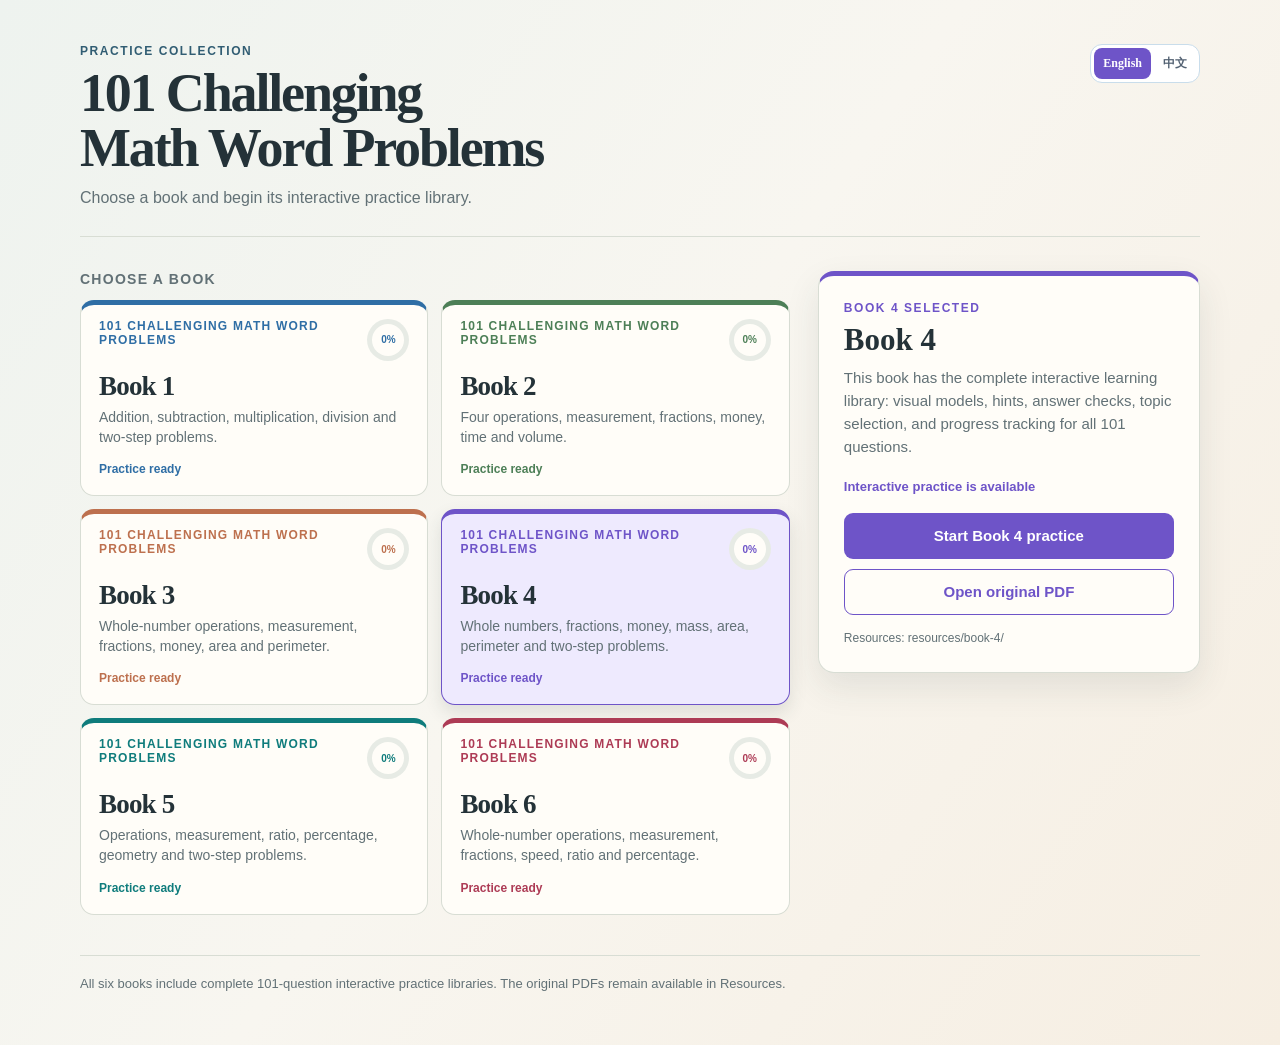
<file: index.html>
<!doctype html>
<html lang="en">
<head>
  <meta charset="utf-8">
  <meta name="viewport" content="width=device-width, initial-scale=1">
  <title>101 Challenging Math Word Problems</title>
  <link rel="icon" href="/favicon.svg" type="image/svg+xml">
  <style>
    :root{--paper:#f8f6f0;--surface:#fffdf8;--ink:#243238;--muted:#627176;--line:#d8ddd4;--accent:#315d73;--accent-dark:#234655;--active:#6e54c8;--active-dark:#4e379c;--active-soft:#eeeafe;--available:#2e7257;--shadow:0 14px 34px rgba(43,61,54,.10)}
    *{box-sizing:border-box} body{margin:0;min-height:100vh;background:linear-gradient(125deg,#eef3ef 0%,var(--paper) 48%,#f6eee2 100%);font-family:Georgia,"Times New Roman",serif;color:var(--ink)}
    button,a{font:inherit} .site{width:min(1120px,calc(100% - 32px));margin:auto;padding:44px 0 52px}.masthead{display:grid;grid-template-columns:minmax(0,1fr) max-content;column-gap:24px;align-items:start;min-height:148px;border-bottom:1px solid var(--line);padding-bottom:25px}.masthead>div:first-child{max-width:570px}.eyebrow{text-transform:uppercase;letter-spacing:.13em;font:bold 12px Arial,sans-serif;color:var(--accent)}h1{font-size:clamp(32px,5vw,54px);line-height:1.02;margin:8px 0 10px;letter-spacing:-.04em}.masthead p{max-width:570px;margin:0;color:var(--muted);font:16px/1.55 Arial,sans-serif}.language-switch{align-self:start;white-space:nowrap}
    main{display:grid;grid-template-columns:minmax(0,1.3fr) minmax(290px,.7fr);gap:28px;margin-top:34px}.section-label{font:bold 14px Arial,sans-serif;text-transform:uppercase;letter-spacing:.09em;color:var(--muted);margin:0 0 13px}.book-grid{display:grid;grid-template-columns:repeat(2,minmax(0,1fr));gap:13px}.book{width:100%;min-height:148px;text-align:left;border:1px solid var(--line);border-top:5px solid var(--book-primary);border-radius:14px;background:var(--surface);padding:14px 18px 18px;cursor:pointer;transition:transform .16s ease,border-color .16s ease,box-shadow .16s ease,color .16s ease;color:var(--ink)}.book:hover,.book:focus-visible{transform:translateY(-2px);border-color:var(--book-primary);box-shadow:0 8px 18px rgba(43,61,54,.10);outline:none}.book[aria-pressed="true"]{border-color:var(--book-primary);background:var(--book-soft);box-shadow:0 8px 18px rgba(43,61,54,.12)}.book-no{display:block;font:700 12px Arial,sans-serif;color:var(--book-primary);letter-spacing:.1em;text-transform:uppercase}.book h2{font-size:27px;line-height:1;margin:12px 0 8px;letter-spacing:-.03em}.book p{font:14px/1.4 Arial,sans-serif;margin:0;color:var(--muted)}.tag{display:inline-block;margin-top:15px;color:var(--book-primary);font:bold 12px Arial,sans-serif}.tag.building{color:var(--book-primary)}.book-top{display:flex;justify-content:space-between;gap:10px;align-items:flex-start}.progress-ring{--progress:0;position:relative;display:grid;place-items:center;flex:0 0 auto;width:42px;height:42px;border-radius:50%;background:conic-gradient(var(--book-primary) calc(var(--progress) * 1%),#e7ebe5 0)}.progress-ring::before{content:'';position:absolute;inset:5px;border-radius:50%;background:var(--surface)}.progress-ring b{position:relative;color:var(--book-primary);font:800 10px Arial,sans-serif}.progress-ring.pdf{background:conic-gradient(#d8ddd4 0 100%)}.progress-ring.pdf b{color:#6e756f;font-size:15px}
    .detail{align-self:start;background:var(--surface);border:1px solid var(--line);border-top:5px solid var(--active);border-radius:16px;padding:25px;box-shadow:var(--shadow);position:sticky;top:20px}.detail .eyebrow{color:var(--active)}.detail h2{font-size:31px;line-height:1.05;margin:9px 0}.detail p{font:15px/1.55 Arial,sans-serif;color:var(--muted);margin:0 0 20px}.detail .detail-status{font:bold 13px Arial,sans-serif;color:var(--active);margin-bottom:19px}.detail-actions{display:grid;gap:10px}.action{min-height:46px;display:flex;justify-content:center;align-items:center;text-align:center;text-decoration:none;border-radius:9px;padding:11px 14px;font:bold 15px Arial,sans-serif}.primary{background:var(--active);color:#fff}.primary:hover,.primary:focus-visible{background:var(--active-dark)}.secondary{border:1px solid var(--active);color:var(--active);background:transparent}.secondary:hover,.secondary:focus-visible{background:var(--active-soft)}.unavailable{color:#6e665c;background:#f4f0e9;border:1px solid #ded7ca;cursor:not-allowed}.detail small{display:block;margin-top:15px;color:var(--muted);font:12px/1.45 Arial,sans-serif}.footer{margin-top:40px;border-top:1px solid var(--line);padding-top:18px;font:13px/1.5 Arial,sans-serif;color:var(--muted)}
    @media(max-width:740px){.site{width:min(100% - 24px,600px);padding-top:26px}.masthead{display:block;min-height:0}.language-switch{margin-top:14px}main{grid-template-columns:1fr;gap:24px}.book-grid{grid-template-columns:1fr}.detail{position:static}.book{min-height:126px}}@media(prefers-reduced-motion:reduce){*,*:before,*:after{transition:none!important;scroll-behavior:auto!important}}
  </style>
</head>
<body>
  <div class="site">
    <header class="masthead">
      <div><div class="eyebrow">Practice collection</div><h1>101 Challenging<br>Math Word Problems</h1><p>Choose a book and begin its interactive practice library.</p></div>
      <div class="language-switch" role="group" aria-label="Language"><button type="button" data-language="en" aria-pressed="true">English</button><button type="button" data-language="zh-Hans" aria-pressed="false">中文</button></div>
    </header>
    <main>
      <section aria-labelledby="books-title"><p id="books-title" class="section-label">Choose a book</p><div class="book-grid" id="bookGrid"></div></section>
      <aside class="detail" aria-live="polite" id="detail"></aside>
    </main>
    <footer class="footer">All six books include complete 101-question interactive practice libraries. The original PDFs remain available in Resources.</footer>
  </div>
  <script src="i18n.js"></script>
  <script>
    const I18N = window.MATH_I18N;
    const palettes={1:{primary:'#2f6ea5',dark:'#20547e',soft:'#e6f1fa'},2:{primary:'#4d7f57',dark:'#355c3d',soft:'#eaf4e9'},3:{primary:'#bd704e',dark:'#8d4d32',soft:'#fbece5'},4:{primary:'#6e54c8',dark:'#4e379c',soft:'#eeeafe'},5:{primary:'#0f7c7c',dark:'#07585a',soft:'#e0f4f1'},6:{primary:'#ad3b55',dark:'#7d253a',soft:'#fae6eb'}};
    const bookDescriptions={1:'Addition, subtraction, multiplication, division and two-step problems.',2:'Four operations, measurement, fractions, money, time and volume.',3:'Whole-number operations, measurement, fractions, money, area and perimeter.',4:'Whole numbers, fractions, money, mass, area, perimeter and two-step problems.',5:'Operations, measurement, ratio, percentage, geometry and two-step problems.',6:'Whole-number operations, measurement, fractions, speed, ratio and percentage.'};
    const books = [1,2,3,4,5,6].map(number => ({number, practice: true, palette:palettes[number], description:bookDescriptions[number], pdf: `resources/book-${number}/101-Challenging-Math-Word-Problems-Book-${number}.pdf`}));
    let selected = 4;
    const progressKeys={1:'book1MathStorySolved',2:'book2MathStorySolved',3:'book3MathStorySolved',4:'book4MathStorySolved',5:'book5MathStorySolved',6:'book6MathStorySolved'};
    function getBookProgress(book){if(!book.practice)return {available:false,label:'PDF only'};let saved=[];try{const parsed=JSON.parse(localStorage.getItem(progressKeys[book.number])||'[]');saved=Array.isArray(parsed)?parsed:[]}catch{}const completed=new Set(saved.map(Number).filter(id=>Number.isInteger(id)&&id>=1&&id<=101)).size;return {available:true,completed,percent:Math.round(completed/101*100),label:`${completed} of 101 questions completed`};}
    const grid = document.querySelector('#bookGrid');
    const detail = document.querySelector('#detail');
    function render(){
      const book=books.find(item=>item.number===selected);
      document.documentElement.style.setProperty('--active',book.palette.primary);document.documentElement.style.setProperty('--active-dark',book.palette.dark);document.documentElement.style.setProperty('--active-soft',book.palette.soft);
      grid.innerHTML = books.map(book => {const progress=getBookProgress(book);return `<button class="book" type="button" data-book="${book.number}" aria-pressed="${book.number===selected}" style="--book-primary:${book.palette.primary};--book-soft:${book.palette.soft}"><div class="book-top"><span class="book-no">101 Challenging Math Word Problems</span><span class="progress-ring ${progress.available?'':'pdf'}" style="--progress:${progress.percent||0}" role="img" aria-label="${progress.label}" title="${progress.label}"><b>${progress.available?`${progress.percent}%`:'—'}</b></span></div><h2>Book ${book.number}</h2><p>${book.description}</p><span class="tag ${book.practice?'':'building'}">${book.practice ? 'Practice ready' : 'Practice library to be added'}</span></button>`}).join('');
      grid.querySelectorAll('[data-book]').forEach(button => button.addEventListener('click', () => {selected=Number(button.dataset.book);render();}));
      detail.innerHTML = `<div class="eyebrow">Book ${book.number} selected</div><h2>Book ${book.number}</h2><p>${book.practice ? 'This book has the complete interactive learning library: visual models, hints, answer checks, topic selection, and progress tracking for all 101 questions.' : 'The original book is available now. Its interactive question library has not yet been built, so this selection does not pretend that practice content is ready.'}</p><div class="detail-status">${book.practice ? 'Interactive practice is available' : 'Original PDF resource is available'}</div><div class="detail-actions">${book.practice ? `<a class="action primary" href="practice/book-${book.number}/index.html">Start Book ${book.number} practice</a>` : `<span class="action unavailable" aria-disabled="true">Interactive practice is being prepared</span>`}<a class="action secondary" href="${book.pdf}" target="_blank" rel="noopener">Open original PDF</a></div><small>Resources: resources/book-${book.number}/</small>`;
    }
    render();
    I18N.startHome();
  </script>
</body>
</html>
</file>
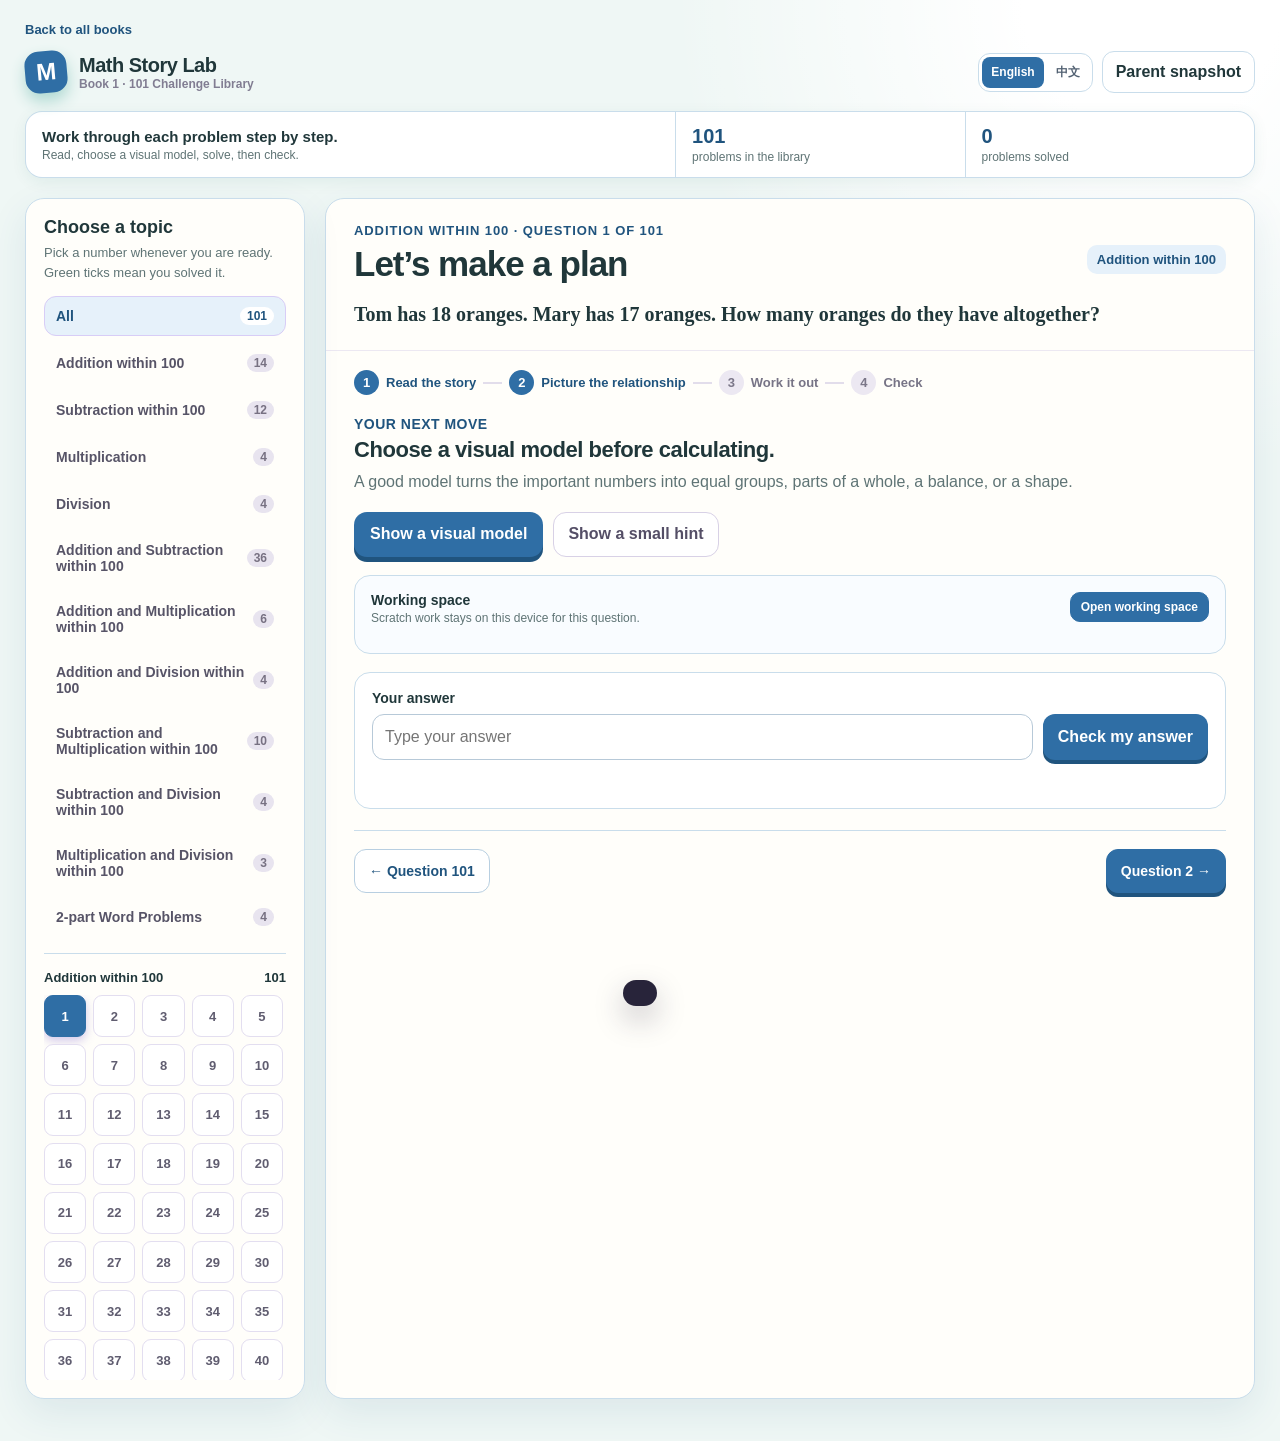
<file: practice/book-1/index.html>
<!doctype html>
<html lang="en">
<head>
  <meta charset="UTF-8" />
  <meta name="viewport" content="width=device-width, initial-scale=1" />
  <meta name="theme-color" content="#2f6ea5" />
  <title>Math Story Lab · Book 1 Practice</title>
  <link rel="icon" href="/favicon.svg" type="image/svg+xml">
  <link rel="stylesheet" href="../recovered-ui.css">
  <script src="../scratchpad.js" defer></script>
  <style>
    :root{--ink:#20373a;--muted:#5f7475;--paper:#fffefa;--canvas:#eff7f5;--violet:#2f6ea5;--violet-dark:#20547e;--soft:#e6f1fa;--mint:#dcecf8;--blue:#dceff4;--peach:#e6f1fa;--yellow:#fff0b0;--border:#c9ddeb;--shadow:0 14px 38px #20547e18;--r:19px}
    *{box-sizing:border-box} body{margin:0;background:radial-gradient(circle at 90% 0%,#fff 0 7%,transparent 26%),var(--canvas);color:var(--ink);font-family:ui-rounded,"SF Pro Rounded","Avenir Next","Trebuchet MS",sans-serif}
    button,input{font:inherit} button{cursor:pointer}.app{max-width:1420px;margin:auto;padding:20px 25px 42px}.collection-back{display:inline-block;margin:0 0 14px;color:#20547e;font-size:13px;font-weight:800;text-decoration:none}.collection-back:hover,.collection-back:focus-visible{text-decoration:underline}.top{display:flex;justify-content:space-between;gap:18px;align-items:center;margin-bottom:18px}.brand{display:flex;align-items:center;gap:12px;font-size:20px;font-weight:900;letter-spacing:-.5px}.brand-mark{display:grid;place-items:center;width:42px;height:42px;border-radius:14px;background:var(--violet);color:white;box-shadow:0 8px 15px #afd9d2;font-size:24px;transform:rotate(-5deg)}.brand small{display:block;color:#817d92;font-size:12px;letter-spacing:0;font-weight:700}.top-right{display:flex;gap:9px;align-items:center}.level{border-radius:12px;background:#fff0cf;color:#7b5916;font-size:13px;font-weight:900;padding:9px 11px}.quiet{border:1px solid var(--border);background:white;color:var(--ink);border-radius:12px;min-height:42px;padding:8px 13px;font-weight:800}.quiet:hover{border-color:#c8bbe8;background:var(--soft)}
    .summary{display:grid;grid-template-columns:1.8fr .8fr .8fr;gap:1px;border:1px solid var(--border);overflow:hidden;border-radius:17px;background:var(--border);box-shadow:0 4px 15px #126a5c12}.summary>div{background:white;padding:13px 16px}.summary .intro{display:flex;align-items:center;gap:12px}.summary .intro b{font-size:15px}.summary .intro span,.metric span{display:block;color:var(--muted);font-size:12px;margin-top:2px}.metric b{font-size:20px;color:var(--violet-dark)}
    .shell{display:grid;grid-template-columns:280px minmax(480px,1fr);gap:20px;margin-top:20px}.panel{background:var(--paper);border:1px solid var(--border);border-radius:var(--r);box-shadow:var(--shadow)}.library{padding:18px;align-self:start;position:sticky;top:16px}.library h2{font-size:18px;margin:0 0 5px}.library p{margin:0 0 14px;font-size:13px;color:var(--muted);line-height:1.5}.topic-list{display:grid;gap:7px}.topic{border:1px solid transparent;border-radius:12px;padding:10px 11px;text-align:left;background:transparent;color:#575467;font-size:14px;font-weight:800;display:flex;align-items:center;justify-content:space-between}.topic:hover,.topic.active{background:var(--soft);border-color:#d8cdf6;color:var(--violet-dark)}.topic span{font-size:12px;background:#e8e4ef;border-radius:99px;padding:2px 7px;color:#777182}.topic.active span{background:white;color:var(--violet-dark)}.divider{height:1px;background:var(--border);margin:16px 0}.picker-head{display:flex;justify-content:space-between;align-items:center;margin-bottom:10px;font-size:13px;font-weight:900}.question-grid{display:grid;grid-template-columns:repeat(5,minmax(0,1fr));gap:7px;max-height:385px;overflow-y:auto;overflow-x:hidden;padding-right:3px}.q-number{aspect-ratio:1;border:1px solid #e3def0;background:white;border-radius:9px;color:#605d70;font-size:13px;font-weight:900}.q-number:hover{border-color:#b8a5e9;color:var(--violet-dark);transform:translateY(-1px)}.q-number.active{background:var(--violet);border-color:var(--violet);color:#fff;box-shadow:0 4px 10px #9b87d970}.q-number.done::after{content:'·';color:#17955d;font-size:15px;margin-left:1px}.q-number.active.done::after{color:#fff}.open-q4{width:100%;margin-top:15px;border:0;border-radius:12px;background:#f2fbff;color:#2f6f98;padding:11px;font-size:13px;font-weight:900}.open-q4:hover{background:#e3f5ff}
    .lesson{overflow:hidden;min-height:690px}.lesson-top{padding:24px 28px 20px;border-bottom:1px solid #ece8f2}.breadcrumb{font-size:13px;color:var(--violet-dark);font-weight:900;text-transform:uppercase;letter-spacing:.07em}.lesson-title{display:flex;justify-content:space-between;align-items:start;gap:16px;margin-top:7px}.lesson h1{margin:0;font-size:clamp(25px,3vw,35px);letter-spacing:-1px;line-height:1.1}.topic-pill{white-space:nowrap;background:var(--soft);color:var(--violet-dark);font-size:13px;font-weight:900;padding:7px 10px;border-radius:10px}.question{font-family:Georgia,"Times New Roman",serif;font-size:20px;line-height:1.58;font-weight:600;margin:15px 0 0;max-width:950px}.question mark{background:var(--yellow);border-radius:4px;padding:0 2px}.learning-path{padding:19px 28px 0;display:flex;gap:7px;align-items:center;overflow:auto}.path-step{display:flex;align-items:center;gap:7px;white-space:nowrap;color:#777486;font-size:13px;font-weight:850}.path-step i{width:25px;height:25px;border-radius:50%;display:grid;place-items:center;background:#ece8f2;color:#7b7789;font-style:normal}.path-step.active{color:var(--violet-dark)}.path-step.active i{background:var(--violet);color:#fff}.path-line{height:2px;min-width:19px;background:#e2ddeb}.work{padding:21px 28px 26px}.prompt-label{font-size:14px;font-weight:900;color:var(--violet-dark);letter-spacing:.035em}.work h2{font-size:22px;margin:5px 0 7px;letter-spacing:-.45px}.work .lead{color:var(--muted);margin:0;line-height:1.55}.action-row{display:flex;gap:10px;flex-wrap:wrap;margin:17px 0}.main-btn{border:0;border-radius:13px;background:var(--violet);color:white;padding:11px 16px;min-height:45px;font-weight:900;box-shadow:0 5px 0 var(--violet-dark);transition:.14s}.main-btn:hover{filter:brightness(1.07)}.main-btn:active{transform:translateY(3px);box-shadow:0 2px 0 var(--violet-dark)}.soft-btn{border:1px solid #d8d1e6;background:white;color:#544e66;border-radius:13px;min-height:45px;padding:10px 14px;font-weight:850}.soft-btn:hover{background:var(--soft);border-color:#bdafe3}
    .model{display:none;position:relative;overflow:hidden;border:1px solid #e4def0;border-radius:18px;background:#fbfaff;padding:21px;margin-top:4px}.model.show{display:block;animation:rise .42s both}.model-head{display:flex;justify-content:space-between;gap:10px;align-items:center}.model h3{margin:0;font-size:16px}.model-note{font-size:12px;color:var(--muted);font-weight:750}.model-art{min-height:188px;display:grid;place-items:center;margin:15px 0 6px}.bars{width:min(690px,100%);display:grid;gap:17px}.bar-row{display:grid;grid-template-columns:110px 1fr;gap:10px;align-items:center;font-size:14px;font-weight:900}.blocks{display:flex;gap:3px;min-height:38px;align-items:center}.block{height:38px;width:clamp(34px,6.5vw,61px);border-radius:8px;background:#9acee9;border:2px solid #4b9bc6;transform:scale(.2);opacity:0;animation:pop .35s forwards}.block.peach{background:#ffb085;border-color:#ed8258}.block.mint{background:#99d5ae;border-color:#55a575}.block:nth-child(2){animation-delay:.09s}.block:nth-child(3){animation-delay:.18s}.block:nth-child(4){animation-delay:.27s}.block:nth-child(5){animation-delay:.36s}.block:nth-child(6){animation-delay:.45s}.fraction-visual{width:min(650px,100%)}.whole-bar{display:flex;border:2px solid #607eae;border-radius:11px;overflow:hidden;height:59px}.frac-part{flex:1;background:#b3d9f1;border-right:2px solid #607eae;display:grid;place-items:center;color:#285d80;font-weight:900;animation:slide .42s both}.frac-part:last-child{border:0}.fraction-label{display:flex;justify-content:space-between;margin:9px 2px;color:#52637a;font-size:13px;font-weight:800}.coins{display:flex;gap:13px;align-items:end;justify-content:center;flex-wrap:wrap}.coin-stack{display:grid;grid-template-columns:repeat(4,32px);gap:5px;padding:15px;border-radius:14px;background:#eef9ff;border:1px solid #cce8fa}.coin{width:31px;height:31px;border-radius:50%;background:#ffd96a;border:2px solid #dea832;animation:pop .34s forwards;transform:scale(.2);opacity:0}.coin:nth-child(2){animation-delay:.06s}
    .toast{position:fixed;left:50%;bottom:24px;z-index:40;transform:translate(-50%,130px);background:#28243a;color:#fff;border-radius:14px;padding:13px 17px;font-size:14px;font-weight:800;box-shadow:0 13px 30px #2a213b44;transition:transform .32s}.toast.show{transform:translate(-50%,0)}.confetti{pointer-events:none;position:fixed;inset:0;overflow:hidden;z-index:35}.confetti i{position:absolute;width:9px;height:14px;border-radius:3px;animation:fall 1.7s ease-in forwards}.sheet{display:none;position:fixed;inset:0;z-index:50;background:#30234f66;align-items:center;justify-content:center;padding:20px}.sheet.open{display:flex}.report{width:min(560px,100%);border-radius:23px;background:var(--paper);padding:25px;box-shadow:0 20px 55px #251a4580}.report-head{display:flex;justify-content:space-between;align-items:start}.report h2{margin:3px 0 0}.close{border:0;background:none;color:#706b80;font-size:26px}.report-stats{display:grid;grid-template-columns:repeat(3,1fr);gap:10px;margin:20px 0}.report-stat{background:#f0edfb;padding:14px 8px;border-radius:14px;text-align:center}.report-stat b{display:block;font-size:21px;color:var(--violet-dark)}.report-stat span{font-size:12px;color:var(--muted)}.report ul{padding-left:20px;color:#4f4b60;line-height:1.7;font-size:14px}
    .loading{display:grid;place-items:center;min-height:500px;color:var(--muted);font-weight:800}.loading::before{content:'';width:36px;height:36px;border-radius:50%;border:4px solid #e4ddf5;border-top-color:var(--violet);animation:spin .9s linear infinite;margin-bottom:12px}
    .model-kicker{display:block;color:var(--violet-dark);font-size:11px;font-weight:900;letter-spacing:.08em;margin-bottom:3px}.model-values{display:flex;align-items:center;gap:7px;flex-wrap:wrap;margin:15px 0 0;color:var(--muted);font-size:12px;font-weight:800}.model-value{display:inline-flex;align-items:center;min-height:28px;padding:4px 9px;border-radius:999px;background:#fff;border:1px solid var(--border);color:var(--violet-dark);font-weight:900}.relation-cards{width:min(760px,100%);display:flex;align-items:stretch;justify-content:center;gap:9px;flex-wrap:wrap}.story-card{min-width:130px;flex:1;padding:14px 12px;border-radius:14px;background:#eef5ff;border:1px solid #c9dff2;text-align:center;display:grid;gap:4px}.story-card span,.story-card small{font-size:12px;color:#526172;font-weight:750}.story-card strong{font-size:22px;color:#285d80;overflow-wrap:anywhere}.tone-1{background:#fff0e8;border-color:#f0c4ae}.tone-1 strong{color:#a65531}.tone-2{background:#eaf7ef;border-color:#baddc6}.tone-2 strong{color:#28724b}.target-card{background:var(--soft);border-color:var(--border)}.target-card strong{color:var(--violet-dark);font-size:16px}.story-arrow{align-self:center;color:var(--violet-dark);font-size:24px;font-weight:900}.ratio-map{width:min(700px,100%);display:grid;gap:12px}.unit-row{display:grid;grid-template-columns:116px 1fr;gap:10px;align-items:center;font-size:13px;font-weight:900}.unit-row span{display:grid;gap:3px}.unit-row b{font-size:12px;color:var(--muted)}.unit-track{display:flex;gap:4px;min-height:35px}.unit-piece{flex:1;max-width:52px;min-width:18px;border-radius:7px;background:#9acee9;border:2px solid #4b9bc6}.peach-unit{background:#ffb085;border-color:#ed8258}.model-subline{margin-top:12px;color:#526172;font-size:13px;font-weight:750;text-align:center}.fraction-map{width:min(650px,100%)}.fraction-readout{margin-bottom:9px;color:var(--violet-dark);font-size:18px;font-weight:900}.fraction-readout span{font-size:13px;color:var(--muted)}.focus-part{background:#99d5ae;color:#185d37}.balance-map{width:min(650px,100%);display:grid;grid-template-columns:1fr 80px 1fr;align-items:end;gap:10px}.balance-side{padding:15px 10px;border-radius:14px;text-align:center;background:#eef5ff;border:1px solid #c9dff2}.balance-side span{display:block;font-size:12px;font-weight:800;color:var(--muted)}.balance-side strong{font-size:21px;color:#285d80}.unknown-side{background:#fff0e8;border-color:#f0c4ae}.unknown-side strong{color:#a65531}.balance-beam{height:7px;border-radius:99px;background:var(--violet)}.shape-map{position:relative;width:min(590px,100%);padding-top:28px;padding-right:55px}.shape-label{position:absolute;color:#42739d;font-size:12px;font-weight:900}.top-label{top:3px;left:42%}.side-label{right:0;top:50%}.shape-map .geometry{width:100%}.model-caption{margin:7px 0 0;color:var(--muted);font-size:13px;line-height:1.45}.model-caption strong{color:var(--violet-dark)}
    @keyframes pop{to{transform:scale(1);opacity:1}}@keyframes rise{from{opacity:0;transform:translateY(8px)}to{opacity:1;transform:translateY(0)}}@keyframes slide{from{opacity:0;transform:translateX(-18px)}to{opacity:1;transform:translateX(0)}}@keyframes swing{from{transform:rotate(0)}to{transform:rotate(var(--tilt))}}@keyframes grow{from{transform:scale(.78);opacity:.2}to{transform:scale(1);opacity:1}}@keyframes fall{to{transform:translate(var(--x),104vh) rotate(680deg);opacity:0}}@keyframes spin{to{transform:rotate(360deg)}}
    @media(max-width:950px){.shell{grid-template-columns:1fr}.library{position:static}.question-grid{max-height:190px;grid-template-columns:repeat(7,minmax(0,1fr))}.summary{grid-template-columns:1fr 1fr}.summary .intro{grid-column:1/-1}}@media(max-width:650px){.app{padding:14px}.top{align-items:start}.top-right .level{display:none}.summary{display:none}.lesson-top,.work{padding-left:18px;padding-right:18px}.learning-path{padding-left:18px;padding-right:18px}.question{font-size:18px}.lesson-title{display:block}.topic-pill{display:inline-block;margin-top:10px}.bar-row{grid-template-columns:76px 1fr}.blocks{gap:2px}.block{height:33px;min-width:26px}.geometry{height:150px}.question-grid{grid-template-columns:repeat(7,1fr)}.top-right .quiet{font-size:12px;padding:8px}.answer-line input{min-width:100%}}
    @media(prefers-reduced-motion:reduce){*,*::before,*::after{animation-duration:.01ms!important;animation-iteration-count:1!important;transition-duration:.01ms!important}}
  </style>
</head>
<body>
  <main class="app">
    <a class="collection-back" href="../../index.html">Back to all books</a>
    <header class="top"><div class="brand"><div class="brand-mark">M</div><div>Math Story Lab<small>Book 1 · 101 Challenge Library</small></div></div><div class="top-right"><div class="language-switch" role="group" aria-label="Language"><button type="button" data-language="en" aria-pressed="true">English</button><button type="button" data-language="zh-Hans" aria-pressed="false">中文</button></div><button class="quiet" id="parentButton">Parent snapshot</button></div></header>
    <section class="summary" aria-label="Learning library overview"><div class="intro"><div><b>Work through each problem step by step.</b><span>Read, choose a visual model, solve, then check.</span></div></div><div class="metric"><b id="totalProblems">101</b><span>problems in the library</span></div><div class="metric"><b id="solvedCount">0</b><span>problems solved</span></div></section>
    <div class="shell"><aside class="library panel"><h2>Choose a topic</h2><p>Pick a number whenever you are ready. Green ticks mean you solved it.</p><nav id="topics" class="topic-list" aria-label="Topics"></nav><div class="divider"></div><div class="picker-head"><span id="pickerName">All problems</span><span id="pickerCount">101</span></div><div id="questionGrid" class="question-grid" aria-label="Problem picker"></div></aside>
      <section class="lesson panel" id="lesson"><div class="loading">Loading the challenge library…</div></section></div>
  </main>
  <div class="confetti" id="confetti" aria-hidden="true"></div><div class="toast" role="status" id="toast"></div>
  <div class="sheet" id="parentSheet" role="dialog" aria-modal="true" aria-labelledby="reportTitle"><div class="report"><div class="report-head"><div><div class="breadcrumb">This practice</div><h2 id="reportTitle">Parent snapshot</h2></div><button class="close" id="closeSheet" aria-label="Close">×</button></div><div class="report-stats"><div class="report-stat"><b id="reportSolved">0</b><span>Solved</span></div><div class="report-stat"><b id="reportAttempted">0</b><span>Attempted</span></div><div class="report-stat"><b id="reportHints">0</b><span>Hints used</span></div></div><div class="parent-gate" id="parentGateLocked" hidden><label for="parentPassword">Parent password</label><div class="gate-line"><input id="parentPassword" type="password" autocomplete="off" placeholder="Enter password" aria-label="Parent password"><button type="button" id="unlockParent">Unlock</button></div><div class="gate-error" id="gateError" hidden>That password is not correct.</div></div><div class="parent-gate" id="parentGateUnlocked" hidden><p class="gate-status">Parent mode is <b>on</b>. Answers show on every question.</p><button type="button" class="quiet" id="exitParent">Exit parent mode</button></div><ul><li>Ask your child to explain the picture before they calculate.</li><li>For a difficult question, use one hint only, then let them try again.</li><li>The library remembers solved questions on this device.</li></ul></div></div>
  <script src="question-bank.js"></script>
  <script src="../../i18n.js"></script>
  <script>
    const I18N=window.MATH_I18N;
    I18N.prepareBank(window.QUESTION_BANK);
    const $=id=>document.getElementById(id);
    const state={activeId:Number(localStorage.getItem('book1MathStoryActive'))||1, topic:'All', solved:new Set(JSON.parse(localStorage.getItem('book1MathStorySolved')||'[]')), attempted:new Set(JSON.parse(localStorage.getItem('book1MathStoryAttempted')||'[]')), hints:Number(localStorage.getItem('book1MathStoryHints')||0), modelOpen:false, hintOpen:false, parentMode:localStorage.getItem('book1MathStoryParentMode')==='1'};
    const PARENT_PASSWORD='parent123';
    const BANK=Array.isArray(window.QUESTION_BANK)?window.QUESTION_BANK:[];
    document.addEventListener('click',event=>{if(event.target.id==='modelButton'&&state.modelOpen){event.stopImmediatePropagation();state.modelOpen=false;renderLesson();}},true);
    const topicOrder=['All','Addition within 100','Subtraction within 100','Multiplication','Division','Addition and Subtraction within 100','Addition and Multiplication within 100','Addition and Division within 100','Subtraction and Multiplication within 100','Subtraction and Division within 100','Multiplication and Division within 100','2-part Word Problems'];
    function persist(){localStorage.setItem('book1MathStoryActive',state.activeId);localStorage.setItem('book1MathStorySolved',JSON.stringify([...state.solved]));localStorage.setItem('book1MathStoryAttempted',JSON.stringify([...state.attempted]));localStorage.setItem('book1MathStoryHints',String(state.hints));}
    function norm(s){return String(s).toLowerCase().replace(/[^a-z0-9.]/g,'');}
    function answerMatches(given,answer){const g=norm(given),a=norm(answer);if(!g)return false;if(g===a)return true;const gd=(String(given).match(/\d+(?:\.\d+)?/g)||[]).join('|');const ad=(String(answer).match(/\d+(?:\.\d+)?/g)||[]).join('|');return gd.length>0&&gd===ad;}
    function current(){return BANK.find(q=>q.id===state.activeId)||BANK[0]}
    function topicFor(q){return q.topic||'Whole Numbers'}
    function refreshMetrics(){ $('solvedCount').textContent=state.solved.size;$('totalProblems').textContent=BANK.length||101; }
    function renderTopics(){const counts=Object.fromEntries(topicOrder.map(t=>[t,t==='All'?BANK.length:BANK.filter(q=>topicFor(q)===t).length]));$('topics').innerHTML=topicOrder.filter(t=>counts[t]).map(t=>`<button class="topic ${t===state.topic?'active':''}" data-topic="${t}">${t==='All'?I18N.t('topicAll'):I18N.topic(t)}<span>${counts[t]}</span></button>`).join('');$('topics').querySelectorAll('button').forEach(b=>b.onclick=()=>{state.topic=b.dataset.topic;renderTopics();renderGrid()});}
    function visibleQuestions(){return state.topic==='All'?BANK:BANK.filter(q=>topicFor(q)===state.topic)}
    function renderGrid(){const qs=visibleQuestions();$('pickerName').textContent=state.topic==='All'?I18N.t('allProblems'):I18N.topic(state.topic);$('pickerCount').textContent=qs.length;$('questionGrid').innerHTML=qs.map(q=>`<button class="q-number ${q.id===state.activeId?'active':''} ${state.solved.has(q.id)?'done':''}" data-q="${q.id}" aria-label="Open Question ${q.id}">${q.id}</button>`).join('');$('questionGrid').querySelectorAll('button').forEach(b=>b.onclick=()=>{state.activeId=Number(b.dataset.q);state.modelOpen=false;state.hintOpen=false;persist();renderGrid();renderLesson();});}
    function escapeHTML(value){return String(value).replace(/[&<>"']/g,char=>({'&':'&amp;','<':'&lt;','>':'&gt;','"':'&quot;',"'":'&#39;'}[char]))}
    function valuesFrom(q){return [...new Set((q.question.match(/\$?\d+(?:\.\d+)?(?:\s*\/\s*\d+)?%?/g)||[]).map(value=>value.replace(/\s+/g,'')))].slice(0,6)}
    function ratioFrom(q){const match=q.question.match(/(\d+)\s*:\s*(\d+)/);if(!match)return null;const lead=q.question.slice(Math.max(0,(match.index||0)-85),match.index||0);const pair=lead.match(/([A-Za-z]+)\s+and\s+([A-Za-z]+)(?:[^.]{0,28})$/i);return {left:pair?.[1]||I18N.t('ratioLeft'),right:pair?.[2]||I18N.t('ratioRight'),a:Number(match[1]),b:Number(match[2])}}
    function modelPlan(q){const values=valuesFrom(q),ratio=ratioFrom(q),fractions=(q.question.match(/\b\d+\s*\/\s*\d+\b/g)||[]).map(value=>value.replace(/\s+/g,''));const money=(q.question.match(/\$\d+(?:\.\d+)?/g)||[]);const measures=(q.question.match(/\d+(?:\.\d+)?\s*(?:centimetres?|kilometres?|kilograms?|millilitres?|metres?|litres?|grams?|cm|mm|km|kg|ml|m|g|l)(?![²³\w])/gi)||[]);const rawType=q.model||'unit-bar';const type=fractions.length&&rawType==='unit-bar'?'fraction-of-remainder':rawType;const details={"bar-change":['A change story','Place the known values in order before finding what changes.'],"fraction-of-remainder":['Parts of one whole','Keep the whole split into the fraction shown in this question.'],"unit-bar":['Equal groups or a ratio',ratio?`Compare ${ratio.left} and ${ratio.right} in the ratio ${ratio.a} : ${ratio.b}.`:'Compare the values named in this story without changing their units.'],"money-units":['Prices and equal sets',money.length?`Connect the price values ${money.join(', ')} to the groups in the story.`:'Connect each equal group to the money information in the story.'],"mass-bar":['Known and unknown measures','Put the known measure on one side and identify the missing measure.'],geometry:['Shape and measurement',measures.length?`Use the measurements ${measures.join(', ')} on the shape.`:'Mark the known side lengths before choosing a formula.']}[type]||['Story relationship','Use only the information stated in the question.'];return {type,title:details[0],focus:details[1],values,money,measures,fractions,ratio}}
    function valueChips(values){return values.length?values.map(value=>`<span class="model-value">${escapeHTML(value)}</span>`).join(''):'<span class="model-value">Read the quantities in the story</span>'}
    function blocks(count,tone=''){return Array.from({length:Math.max(1,Math.min(8,count))},()=>`<i class="unit-piece ${tone}"></i>`).join('')}
    function modelMarkup(q){const plan=modelPlan(q);let art='';if(plan.type==='fraction-of-remainder'){const fraction=plan.fractions[0]||'1/4';const denominator=Math.max(2,Math.min(12,Number(fraction.split('/')[1])||4));art=`<div class="fraction-map"><div class="fraction-readout">${escapeHTML(fraction)} <span>of 1 whole</span></div><div class="whole-bar">${Array.from({length:denominator},(_,i)=>`<div class="frac-part ${i===0?'focus-part':''}">${i===0?escapeHTML(fraction):''}</div>`).join('')}</div><div class="fraction-label"><span>${denominator} equal parts</span><span>Find the part or remainder the question asks for</span></div></div>`}else if(plan.type==='money-units'){const money=plan.money.length?plan.money:plan.values.filter(value=>value.includes('$'));const values=money.length?money:plan.values.slice(0,3);art=`<div class="relation-cards money-map">${values.map((value,index)=>`<div class="story-card tone-${index%3}"><span>Money value ${index+1}</span><strong>${escapeHTML(value)}</strong><small>from this question</small></div>`).join('')}<div class="story-arrow">→</div><div class="story-card target-card"><span>Next step</span><strong>equal sets</strong><small>match each value to its group</small></div></div>`}else if(plan.type==='mass-bar'){const values=plan.measures.length?plan.measures:plan.values.slice(0,3);art=`<div class="balance-map"><div class="balance-side known-side"><span>Known measure</span><strong>${escapeHTML(values[0]||'given')}</strong></div><div class="balance-beam"></div><div class="balance-side unknown-side"><span>Find</span><strong>?</strong></div></div><div class="model-subline">${I18N.t('sublineMassLead')} ${valueChips(values.slice(1))} ${I18N.t('sublineMassTail')}</div>`}else if(plan.type==='geometry'){art=`<div class="shape-map"><div class="geometry"></div></div><div class="model-subline">${plan.measures.length?I18N.t('sublineGeometry',{values:escapeHTML(plan.measures.join(', '))}):I18N.t('sublineGeometryNone')} ${I18N.t('sublineGeometryTail')}</div>`}else if(plan.type==='unit-bar'&&plan.ratio){const ratio=plan.ratio;art=`<div class="ratio-map"><div class="unit-row"><span>${escapeHTML(ratio.left)}<b>${I18N.t('parts',{count:ratio.a})}</b></span><div class="unit-track">${blocks(ratio.a,'blue-unit')}</div></div><div class="unit-row"><span>${escapeHTML(ratio.right)}<b>${I18N.t('parts',{count:ratio.b})}</b></span><div class="unit-track">${blocks(ratio.b,'peach-unit')}</div></div><div class="model-subline">${I18N.t('sublineUnit')}</div></div>`}else{const values=plan.values.slice(0,3);const labels=plan.type==='bar-change'?['Starting value','Compared value','Value to find']:['Known value','Compare with','Question target'];art=`<div class="relation-cards">${labels.map((label,index)=>`<div class="story-card tone-${index}"><span>${label}</span><strong>${escapeHTML(values[index]||'?')}</strong><small>${index===2?'Identify this relationship':'given in the story'}</small></div>${index<2?'<div class="story-arrow">→</div>':''}`).join('')}</div>`}return `<div class="model ${state.modelOpen?'show':''}" id="model"><div class="model-head"><div><span class="model-kicker">QUESTION ${q.id} STORY MAP</span><h3>Story map: ${plan.title}</h3></div><span class="model-note">${escapeHTML(plan.focus)}</span></div><div class="model-values"><span>Key values from this question</span>${valueChips(plan.values)}</div><div class="model-art">${art}</div><p class="model-caption">${I18N.t('mapCaption')}</p></div>`}
    function renderLesson(){const q=current();if(!q){$('lesson').innerHTML='<div class="loading">The question bank could not be found.</div>';return}const topic=topicFor(q);const nextId=q.id===BANK.length?1:q.id+1;const prevId=q.id===1?BANK.length:q.id-1;$('lesson').innerHTML=`<header class="lesson-top"><div class="breadcrumb">${topic} · Question ${q.id} of ${BANK.length}</div><div class="lesson-title"><h1>Let’s make a plan</h1><span class="topic-pill">${topic}</span></div><p class="question">${q.question}</p></header><div class="learning-path"><span class="path-step active"><i>1</i>Read the story</span><span class="path-line"></span><span class="path-step active"><i>2</i>Picture the relationship</span><span class="path-line"></span><span class="path-step"><i>3</i>Work it out</span><span class="path-line"></span><span class="path-step"><i>4</i>Check</span></div><div class="work"><div class="prompt-label">YOUR NEXT MOVE</div><h2>Choose a visual model before calculating.</h2><p class="lead">A good model turns the important numbers into equal groups, parts of a whole, a balance, or a shape.</p><div class="action-row"><button class="main-btn" id="modelButton">${state.modelOpen?'Replay the model':'Show a visual model'}</button><button class="soft-btn" id="hintButton">${state.hintOpen?'Hide hint':'Show a small hint'}</button></div>${modelMarkup(q)}<div class="hint-box ${state.hintOpen?'show':''}" id="hintBox">Hint: ${q.hint||'Underline what is known, circle what you need to find, and draw equal parts before writing a number sentence.'}</div><div class="scratchpad-area"><div class="scratchpad-head"><div><b>Working space</b><span>Scratch work stays on this device for this question.</span></div><button type="button" class="scratchpad-toggle" id="scratchpadToggle" data-scratchpad-toggle aria-expanded="false" aria-controls="scratchpadContent">Open working space</button><button type="button" class="clear-scratchpad" id="clearScratchpad" data-clear-scratchpad>Clear working</button></div><div class="scratchpad-content" id="scratchpadContent" hidden><textarea id="scratchpad" data-scratch-key="book1MathStoryScratchpad" data-question-id="${q.id}" rows="6" spellcheck="false" aria-label="Working space for Question ${q.id}" placeholder="Type calculations, notes, or an equation here."></textarea></div></div><div class="answer-area"><label for="answer">Your answer</label><div class="answer-line"><input id="answer" type="text" autocomplete="off" placeholder="Type your answer" aria-label="Your answer for Question ${q.id}"><button class="main-btn" id="checkButton">Check my answer</button></div><div class="feedback" id="feedback"></div>${state.parentMode?`<div class="parent-answer">Parent view — Answer: ${q.answer}</div>`:''}</div><div class="bottom-nav"><button id="previous">← Question ${prevId}</button><button class="advance" id="next">Question ${nextId} →</button></div></div>`;$('modelButton').onclick=()=>{state.modelOpen=true;renderLesson();toast('Watch how equal-sized parts make the relationship easier to see.');};$('hintButton').onclick=()=>{if(!state.hintOpen){state.hints++;persist();refreshMetrics()}state.hintOpen=!state.hintOpen;renderLesson();};$('checkButton').onclick=checkAnswer;$('previous').onclick=()=>go(prevId);$('next').onclick=()=>go(nextId);}
    function go(id){state.activeId=id;state.modelOpen=false;state.hintOpen=false;persist();renderGrid();renderLesson();window.scrollTo({top:0,behavior:'smooth'});}
    function checkAnswer(){const q=current(),input=$('answer'),feedback=$('feedback');state.attempted.add(q.id);if(answerMatches(input.value,q.answer)){state.solved.add(q.id);feedback.className='feedback show good';feedback.innerHTML='Great work! Your answer checks out. Can you explain how your model helped you?';confetti();toast(`Question ${q.id} solved!`)}else{feedback.className='feedback show nope';feedback.innerHTML='Not quite yet. Try the visual model or one small hint, then check which number the question is asking for.'}persist();refreshMetrics();renderGrid();}
    function toast(text){const el=$('toast');el.textContent=text;el.classList.add('show');setTimeout(()=>el.classList.remove('show'),2300)}function confetti(){const box=$('confetti'),colors=['#6e54c8','#ffae7e','#5aaeda','#62bd87','#ffda55'];for(let i=0;i<36;i++){const e=document.createElement('i');e.style.left=(30+Math.random()*42)+'vw';e.style.top='-18px';e.style.background=colors[i%colors.length];e.style.setProperty('--x',(-250+Math.random()*500)+'px');e.style.animationDelay=(Math.random()*.22)+'s';box.append(e);setTimeout(()=>e.remove(),2000)}}
    function renderParentGate(){const locked=!state.parentMode;$('parentGateLocked').hidden=!locked;$('parentGateUnlocked').hidden=locked;if(locked){$('parentPassword').value='';$('gateError').hidden=true;}}
    function unlockParent(){if($('parentPassword').value===PARENT_PASSWORD){state.parentMode=true;localStorage.setItem('book1MathStoryParentMode','1');renderParentGate();renderLesson();}else{$('gateError').hidden=false;}}
    $('parentButton').onclick=()=>{ $('reportSolved').textContent=state.solved.size;$('reportAttempted').textContent=state.attempted.size;$('reportHints').textContent=state.hints;renderParentGate();$('parentSheet').classList.add('open')};$('closeSheet').onclick=()=>$('parentSheet').classList.remove('open');$('parentSheet').onclick=e=>{if(e.target===$('parentSheet'))$('parentSheet').classList.remove('open')};
    $('unlockParent').onclick=unlockParent;$('parentPassword').addEventListener('keydown',e=>{if(e.key==='Enter')unlockParent();});
    $('exitParent').onclick=()=>{state.parentMode=false;localStorage.removeItem('book1MathStoryParentMode');renderParentGate();renderLesson();};
    if(BANK.length){if(!BANK.some(q=>q.id===state.activeId))state.activeId=BANK[0].id;renderTopics();renderGrid();renderLesson();refreshMetrics();}else{$('lesson').innerHTML='<div class="loading">The question library is being prepared…</div>'}
    document.title=I18N.t('practiceTitle',{book:1});
    I18N.startPractice(1,BANK);
  </script>
</body>
</html>
</file>
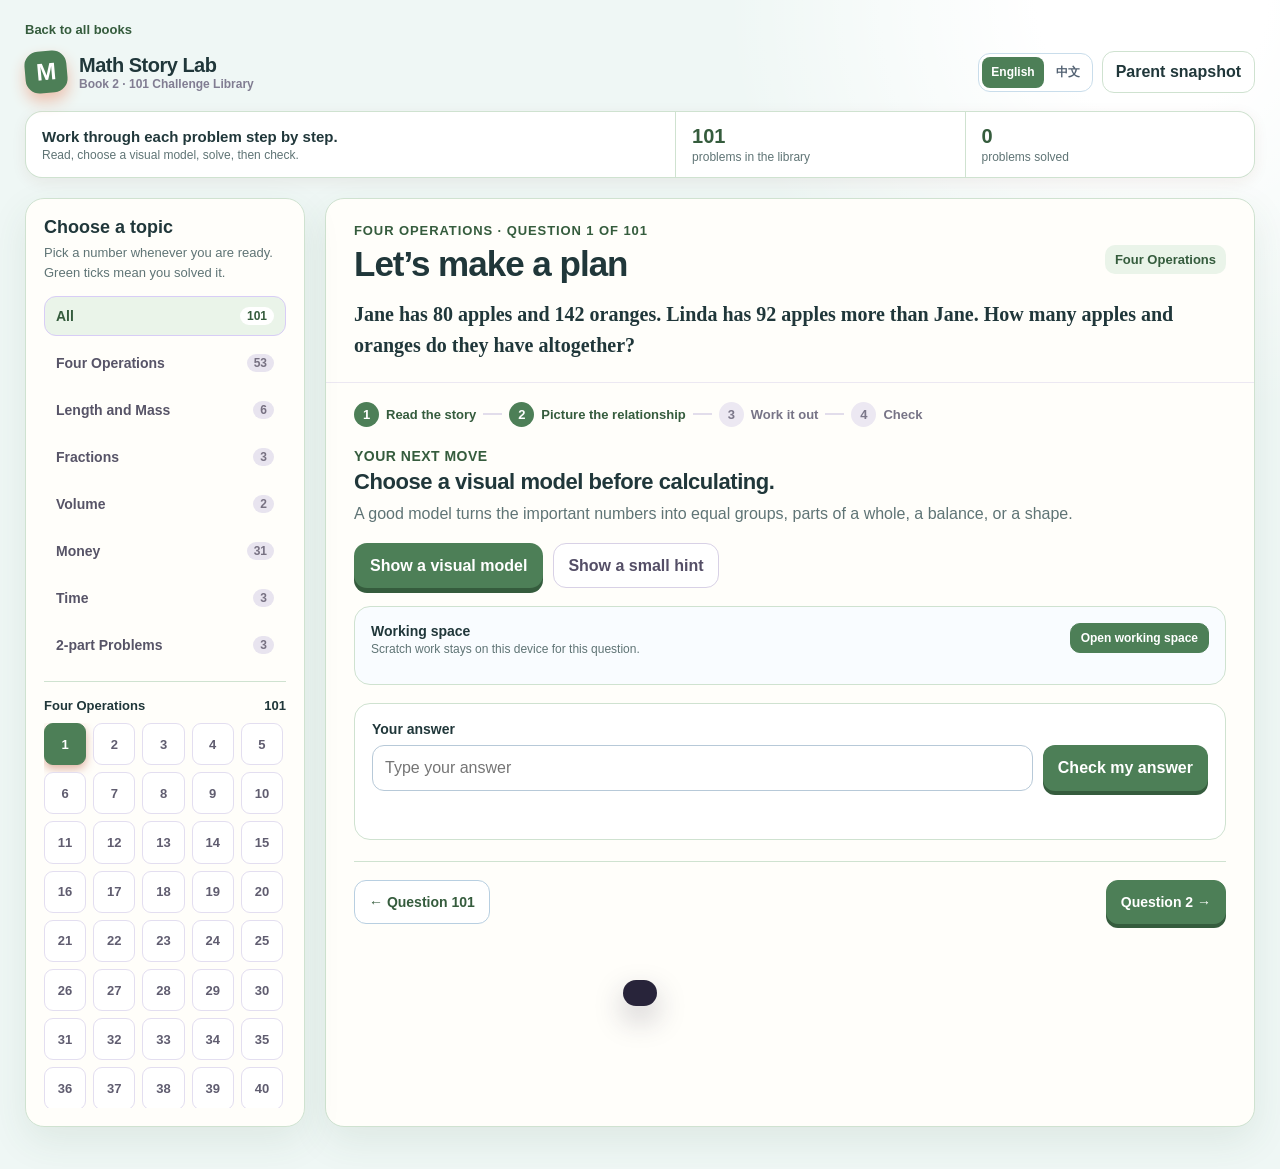
<file: practice/book-2/index.html>
<!doctype html>
<html lang="en">
<head>
  <meta charset="UTF-8" />
  <meta name="viewport" content="width=device-width, initial-scale=1" />
  <meta name="theme-color" content="#4d7f57" />
  <title>Math Story Lab · Book 2 Practice</title>
  <link rel="icon" href="/favicon.svg" type="image/svg+xml">
  <link rel="stylesheet" href="../recovered-ui.css">
  <script src="../scratchpad.js" defer></script>
  <style>
    :root{--ink:#20373a;--muted:#5f7475;--paper:#fffefa;--canvas:#eff7f5;--violet:#4d7f57;--violet-dark:#355c3d;--soft:#eaf4e9;--mint:#dcefdc;--blue:#dceff4;--peach:#eaf4e9;--yellow:#fff0b0;--border:#cfe2d0;--shadow:0 14px 38px #355c3d18;--r:19px}
    *{box-sizing:border-box} body{margin:0;background:radial-gradient(circle at 90% 0%,#fff 0 7%,transparent 26%),var(--canvas);color:var(--ink);font-family:ui-rounded,"SF Pro Rounded","Avenir Next","Trebuchet MS",sans-serif}
    button,input{font:inherit} button{cursor:pointer}.app{max-width:1420px;margin:auto;padding:20px 25px 42px}.collection-back{display:inline-block;margin:0 0 14px;color:#355c3d;font-size:13px;font-weight:800;text-decoration:none}.collection-back:hover,.collection-back:focus-visible{text-decoration:underline}.top{display:flex;justify-content:space-between;gap:18px;align-items:center;margin-bottom:18px}.brand{display:flex;align-items:center;gap:12px;font-size:20px;font-weight:900;letter-spacing:-.5px}.brand-mark{display:grid;place-items:center;width:42px;height:42px;border-radius:14px;background:var(--violet);color:white;box-shadow:0 8px 15px #ecc0ae;font-size:24px;transform:rotate(-5deg)}.brand small{display:block;color:#817d92;font-size:12px;letter-spacing:0;font-weight:700}.top-right{display:flex;gap:9px;align-items:center}.level{border-radius:12px;background:#fff0cf;color:#7b5916;font-size:13px;font-weight:900;padding:9px 11px}.quiet{border:1px solid var(--border);background:white;color:var(--ink);border-radius:12px;min-height:42px;padding:8px 13px;font-weight:800}.quiet:hover{border-color:#c8bbe8;background:var(--soft)}
    .summary{display:grid;grid-template-columns:1.8fr .8fr .8fr;gap:1px;border:1px solid var(--border);overflow:hidden;border-radius:17px;background:var(--border);box-shadow:0 4px 15px #6f311712}.summary>div{background:white;padding:13px 16px}.summary .intro{display:flex;align-items:center;gap:12px}.summary .intro b{font-size:15px}.summary .intro span,.metric span{display:block;color:var(--muted);font-size:12px;margin-top:2px}.metric b{font-size:20px;color:var(--violet-dark)}
    .shell{display:grid;grid-template-columns:280px minmax(480px,1fr);gap:20px;margin-top:20px}.panel{background:var(--paper);border:1px solid var(--border);border-radius:var(--r);box-shadow:var(--shadow)}.library{padding:18px;align-self:start;position:sticky;top:16px}.library h2{font-size:18px;margin:0 0 5px}.library p{margin:0 0 14px;font-size:13px;color:var(--muted);line-height:1.5}.topic-list{display:grid;gap:7px}.topic{border:1px solid transparent;border-radius:12px;padding:10px 11px;text-align:left;background:transparent;color:#575467;font-size:14px;font-weight:800;display:flex;align-items:center;justify-content:space-between}.topic:hover,.topic.active{background:var(--soft);border-color:#d8cdf6;color:var(--violet-dark)}.topic span{font-size:12px;background:#e8e4ef;border-radius:99px;padding:2px 7px;color:#777182}.topic.active span{background:white;color:var(--violet-dark)}.divider{height:1px;background:var(--border);margin:16px 0}.picker-head{display:flex;justify-content:space-between;align-items:center;margin-bottom:10px;font-size:13px;font-weight:900}.question-grid{display:grid;grid-template-columns:repeat(5,minmax(0,1fr));gap:7px;max-height:385px;overflow-y:auto;overflow-x:hidden;padding-right:3px}.q-number{aspect-ratio:1;border:1px solid #e3def0;background:white;border-radius:9px;color:#605d70;font-size:13px;font-weight:900}.q-number:hover{border-color:#b8a5e9;color:var(--violet-dark);transform:translateY(-1px)}.q-number.active{background:var(--violet);border-color:var(--violet);color:#fff;box-shadow:0 4px 10px #b6533170}.q-number.done::after{content:'·';color:#17955d;font-size:15px;margin-left:1px}.q-number.active.done::after{color:#fff}.open-q4{width:100%;margin-top:15px;border:0;border-radius:12px;background:#f2fbff;color:#2f6f98;padding:11px;font-size:13px;font-weight:900}.open-q4:hover{background:#e3f5ff}
    .lesson{overflow:hidden;min-height:690px}.lesson-top{padding:24px 28px 20px;border-bottom:1px solid #ece8f2}.breadcrumb{font-size:13px;color:var(--violet-dark);font-weight:900;text-transform:uppercase;letter-spacing:.07em}.lesson-title{display:flex;justify-content:space-between;align-items:start;gap:16px;margin-top:7px}.lesson h1{margin:0;font-size:clamp(25px,3vw,35px);letter-spacing:-1px;line-height:1.1}.topic-pill{white-space:nowrap;background:var(--soft);color:var(--violet-dark);font-size:13px;font-weight:900;padding:7px 10px;border-radius:10px}.question{font-family:Georgia,"Times New Roman",serif;font-size:20px;line-height:1.58;font-weight:600;margin:15px 0 0;max-width:950px}.question mark{background:var(--yellow);border-radius:4px;padding:0 2px}.learning-path{padding:19px 28px 0;display:flex;gap:7px;align-items:center;overflow:auto}.path-step{display:flex;align-items:center;gap:7px;white-space:nowrap;color:#777486;font-size:13px;font-weight:850}.path-step i{width:25px;height:25px;border-radius:50%;display:grid;place-items:center;background:#ece8f2;color:#7b7789;font-style:normal}.path-step.active{color:var(--violet-dark)}.path-step.active i{background:var(--violet);color:#fff}.path-line{height:2px;min-width:19px;background:#e2ddeb}.work{padding:21px 28px 26px}.prompt-label{font-size:14px;font-weight:900;color:var(--violet-dark);letter-spacing:.035em}.work h2{font-size:22px;margin:5px 0 7px;letter-spacing:-.45px}.work .lead{color:var(--muted);margin:0;line-height:1.55}.action-row{display:flex;gap:10px;flex-wrap:wrap;margin:17px 0}.main-btn{border:0;border-radius:13px;background:var(--violet);color:white;padding:11px 16px;min-height:45px;font-weight:900;box-shadow:0 5px 0 var(--violet-dark);transition:.14s}.main-btn:hover{filter:brightness(1.07)}.main-btn:active{transform:translateY(3px);box-shadow:0 2px 0 var(--violet-dark)}.soft-btn{border:1px solid #d8d1e6;background:white;color:#544e66;border-radius:13px;min-height:45px;padding:10px 14px;font-weight:850}.soft-btn:hover{background:var(--soft);border-color:#bdafe3}
    .model{display:none;position:relative;overflow:hidden;border:1px solid #e4def0;border-radius:18px;background:#fbfaff;padding:21px;margin-top:4px}.model.show{display:block;animation:rise .42s both}.model-head{display:flex;justify-content:space-between;gap:10px;align-items:center}.model h3{margin:0;font-size:16px}.model-note{font-size:12px;color:var(--muted);font-weight:750}.model-art{min-height:188px;display:grid;place-items:center;margin:15px 0 6px}.bars{width:min(690px,100%);display:grid;gap:17px}.bar-row{display:grid;grid-template-columns:110px 1fr;gap:10px;align-items:center;font-size:14px;font-weight:900}.blocks{display:flex;gap:3px;min-height:38px;align-items:center}.block{height:38px;width:clamp(34px,6.5vw,61px);border-radius:8px;background:#9acee9;border:2px solid #4b9bc6;transform:scale(.2);opacity:0;animation:pop .35s forwards}.block.peach{background:#ffb085;border-color:#ed8258}.block.mint{background:#99d5ae;border-color:#55a575}.block:nth-child(2){animation-delay:.09s}.block:nth-child(3){animation-delay:.18s}.block:nth-child(4){animation-delay:.27s}.block:nth-child(5){animation-delay:.36s}.block:nth-child(6){animation-delay:.45s}.fraction-visual{width:min(650px,100%)}.whole-bar{display:flex;border:2px solid #607eae;border-radius:11px;overflow:hidden;height:59px}.frac-part{flex:1;background:#b3d9f1;border-right:2px solid #607eae;display:grid;place-items:center;color:#285d80;font-weight:900;animation:slide .42s both}.frac-part:last-child{border:0}.fraction-label{display:flex;justify-content:space-between;margin:9px 2px;color:#52637a;font-size:13px;font-weight:800}.coins{display:flex;gap:13px;align-items:end;justify-content:center;flex-wrap:wrap}.coin-stack{display:grid;grid-template-columns:repeat(4,32px);gap:5px;padding:15px;border-radius:14px;background:#eef9ff;border:1px solid #cce8fa}.coin{width:31px;height:31px;border-radius:50%;background:#ffd96a;border:2px solid #dea832;animation:pop .34s forwards;transform:scale(.2);opacity:0}.coin:nth-child(2){animation-delay:.06s}
    .toast{position:fixed;left:50%;bottom:24px;z-index:40;transform:translate(-50%,130px);background:#28243a;color:#fff;border-radius:14px;padding:13px 17px;font-size:14px;font-weight:800;box-shadow:0 13px 30px #2a213b44;transition:transform .32s}.toast.show{transform:translate(-50%,0)}.confetti{pointer-events:none;position:fixed;inset:0;overflow:hidden;z-index:35}.confetti i{position:absolute;width:9px;height:14px;border-radius:3px;animation:fall 1.7s ease-in forwards}.sheet{display:none;position:fixed;inset:0;z-index:50;background:#30234f66;align-items:center;justify-content:center;padding:20px}.sheet.open{display:flex}.report{width:min(560px,100%);border-radius:23px;background:var(--paper);padding:25px;box-shadow:0 20px 55px #251a4580}.report-head{display:flex;justify-content:space-between;align-items:start}.report h2{margin:3px 0 0}.close{border:0;background:none;color:#706b80;font-size:26px}.report-stats{display:grid;grid-template-columns:repeat(3,1fr);gap:10px;margin:20px 0}.report-stat{background:#f0edfb;padding:14px 8px;border-radius:14px;text-align:center}.report-stat b{display:block;font-size:21px;color:var(--violet-dark)}.report-stat span{font-size:12px;color:var(--muted)}.report ul{padding-left:20px;color:#4f4b60;line-height:1.7;font-size:14px}
    .loading{display:grid;place-items:center;min-height:500px;color:var(--muted);font-weight:800}.loading::before{content:'';width:36px;height:36px;border-radius:50%;border:4px solid #e4ddf5;border-top-color:var(--violet);animation:spin .9s linear infinite;margin-bottom:12px}
    .model-kicker{display:block;color:var(--violet-dark);font-size:11px;font-weight:900;letter-spacing:.08em;margin-bottom:3px}.model-values{display:flex;align-items:center;gap:7px;flex-wrap:wrap;margin:15px 0 0;color:var(--muted);font-size:12px;font-weight:800}.model-value{display:inline-flex;align-items:center;min-height:28px;padding:4px 9px;border-radius:999px;background:#fff;border:1px solid var(--border);color:var(--violet-dark);font-weight:900}.relation-cards{width:min(760px,100%);display:flex;align-items:stretch;justify-content:center;gap:9px;flex-wrap:wrap}.story-card{min-width:130px;flex:1;padding:14px 12px;border-radius:14px;background:#eef5ff;border:1px solid #c9dff2;text-align:center;display:grid;gap:4px}.story-card span,.story-card small{font-size:12px;color:#526172;font-weight:750}.story-card strong{font-size:22px;color:#285d80;overflow-wrap:anywhere}.tone-1{background:#fff0e8;border-color:#f0c4ae}.tone-1 strong{color:#a65531}.tone-2{background:#eaf7ef;border-color:#baddc6}.tone-2 strong{color:#28724b}.target-card{background:var(--soft);border-color:var(--border)}.target-card strong{color:var(--violet-dark);font-size:16px}.story-arrow{align-self:center;color:var(--violet-dark);font-size:24px;font-weight:900}.ratio-map{width:min(700px,100%);display:grid;gap:12px}.unit-row{display:grid;grid-template-columns:116px 1fr;gap:10px;align-items:center;font-size:13px;font-weight:900}.unit-row span{display:grid;gap:3px}.unit-row b{font-size:12px;color:var(--muted)}.unit-track{display:flex;gap:4px;min-height:35px}.unit-piece{flex:1;max-width:52px;min-width:18px;border-radius:7px;background:#9acee9;border:2px solid #4b9bc6}.peach-unit{background:#ffb085;border-color:#ed8258}.model-subline{margin-top:12px;color:#526172;font-size:13px;font-weight:750;text-align:center}.fraction-map{width:min(650px,100%)}.fraction-readout{margin-bottom:9px;color:var(--violet-dark);font-size:18px;font-weight:900}.fraction-readout span{font-size:13px;color:var(--muted)}.focus-part{background:#99d5ae;color:#185d37}.balance-map{width:min(650px,100%);display:grid;grid-template-columns:1fr 80px 1fr;align-items:end;gap:10px}.balance-side{padding:15px 10px;border-radius:14px;text-align:center;background:#eef5ff;border:1px solid #c9dff2}.balance-side span{display:block;font-size:12px;font-weight:800;color:var(--muted)}.balance-side strong{font-size:21px;color:#285d80}.unknown-side{background:#fff0e8;border-color:#f0c4ae}.unknown-side strong{color:#a65531}.balance-beam{height:7px;border-radius:99px;background:var(--violet)}.shape-map{position:relative;width:min(590px,100%);padding-top:28px;padding-right:55px}.shape-label{position:absolute;color:#42739d;font-size:12px;font-weight:900}.top-label{top:3px;left:42%}.side-label{right:0;top:50%}.shape-map .geometry{width:100%}.model-caption{margin:7px 0 0;color:var(--muted);font-size:13px;line-height:1.45}.model-caption strong{color:var(--violet-dark)}
    @keyframes pop{to{transform:scale(1);opacity:1}}@keyframes rise{from{opacity:0;transform:translateY(8px)}to{opacity:1;transform:translateY(0)}}@keyframes slide{from{opacity:0;transform:translateX(-18px)}to{opacity:1;transform:translateX(0)}}@keyframes swing{from{transform:rotate(0)}to{transform:rotate(var(--tilt))}}@keyframes grow{from{transform:scale(.78);opacity:.2}to{transform:scale(1);opacity:1}}@keyframes fall{to{transform:translate(var(--x),104vh) rotate(680deg);opacity:0}}@keyframes spin{to{transform:rotate(360deg)}}
    @media(max-width:950px){.shell{grid-template-columns:1fr}.library{position:static}.question-grid{max-height:190px;grid-template-columns:repeat(7,minmax(0,1fr))}.summary{grid-template-columns:1fr 1fr}.summary .intro{grid-column:1/-1}}@media(max-width:650px){.app{padding:14px}.top{align-items:start}.top-right .level{display:none}.summary{display:none}.lesson-top,.work{padding-left:18px;padding-right:18px}.learning-path{padding-left:18px;padding-right:18px}.question{font-size:18px}.lesson-title{display:block}.topic-pill{display:inline-block;margin-top:10px}.bar-row{grid-template-columns:76px 1fr}.blocks{gap:2px}.block{height:33px;min-width:26px}.geometry{height:150px}.question-grid{grid-template-columns:repeat(7,1fr)}.top-right .quiet{font-size:12px;padding:8px}.answer-line input{min-width:100%}}
    @media(prefers-reduced-motion:reduce){*,*::before,*::after{animation-duration:.01ms!important;animation-iteration-count:1!important;transition-duration:.01ms!important}}
  </style>
</head>
<body>
  <main class="app">
    <a class="collection-back" href="../../index.html">Back to all books</a>
    <header class="top"><div class="brand"><div class="brand-mark">M</div><div>Math Story Lab<small>Book 2 · 101 Challenge Library</small></div></div><div class="top-right"><div class="language-switch" role="group" aria-label="Language"><button type="button" data-language="en" aria-pressed="true">English</button><button type="button" data-language="zh-Hans" aria-pressed="false">中文</button></div><button class="quiet" id="parentButton">Parent snapshot</button></div></header>
    <section class="summary" aria-label="Learning library overview"><div class="intro"><div><b>Work through each problem step by step.</b><span>Read, choose a visual model, solve, then check.</span></div></div><div class="metric"><b id="totalProblems">101</b><span>problems in the library</span></div><div class="metric"><b id="solvedCount">0</b><span>problems solved</span></div></section>
    <div class="shell"><aside class="library panel"><h2>Choose a topic</h2><p>Pick a number whenever you are ready. Green ticks mean you solved it.</p><nav id="topics" class="topic-list" aria-label="Topics"></nav><div class="divider"></div><div class="picker-head"><span id="pickerName">All problems</span><span id="pickerCount">101</span></div><div id="questionGrid" class="question-grid" aria-label="Problem picker"></div></aside>
      <section class="lesson panel" id="lesson"><div class="loading">Loading the challenge library…</div></section></div>
  </main>
  <div class="confetti" id="confetti" aria-hidden="true"></div><div class="toast" role="status" id="toast"></div>
  <div class="sheet" id="parentSheet" role="dialog" aria-modal="true" aria-labelledby="reportTitle"><div class="report"><div class="report-head"><div><div class="breadcrumb">This practice</div><h2 id="reportTitle">Parent snapshot</h2></div><button class="close" id="closeSheet" aria-label="Close">×</button></div><div class="report-stats"><div class="report-stat"><b id="reportSolved">0</b><span>Solved</span></div><div class="report-stat"><b id="reportAttempted">0</b><span>Attempted</span></div><div class="report-stat"><b id="reportHints">0</b><span>Hints used</span></div></div><div class="parent-gate" id="parentGateLocked" hidden><label for="parentPassword">Parent password</label><div class="gate-line"><input id="parentPassword" type="password" autocomplete="off" placeholder="Enter password" aria-label="Parent password"><button type="button" id="unlockParent">Unlock</button></div><div class="gate-error" id="gateError" hidden>That password is not correct.</div></div><div class="parent-gate" id="parentGateUnlocked" hidden><p class="gate-status">Parent mode is <b>on</b>. Answers show on every question.</p><button type="button" class="quiet" id="exitParent">Exit parent mode</button></div><ul><li>Ask your child to explain the picture before they calculate.</li><li>For a difficult question, use one hint only, then let them try again.</li><li>The library remembers solved questions on this device.</li></ul></div></div>
  <script src="question-bank.js"></script>
  <script src="../../i18n.js"></script>
  <script>
    const I18N=window.MATH_I18N;
    I18N.prepareBank(window.QUESTION_BANK);
    const $=id=>document.getElementById(id);
    const state={activeId:Number(localStorage.getItem('book2MathStoryActive'))||1, topic:'All', solved:new Set(JSON.parse(localStorage.getItem('book2MathStorySolved')||'[]')), attempted:new Set(JSON.parse(localStorage.getItem('book2MathStoryAttempted')||'[]')), hints:Number(localStorage.getItem('book2MathStoryHints')||0), modelOpen:false, hintOpen:false, parentMode:localStorage.getItem('book2MathStoryParentMode')==='1'};
    const PARENT_PASSWORD='parent123';
    const BANK=Array.isArray(window.QUESTION_BANK)?window.QUESTION_BANK:[];
    document.addEventListener('click',event=>{if(event.target.id==='modelButton'&&state.modelOpen){event.stopImmediatePropagation();state.modelOpen=false;renderLesson();}},true);
    const topicOrder=['All','Four Operations','Length and Mass','Fractions','Volume','Money','Time','2-part Problems'];
    function persist(){localStorage.setItem('book2MathStoryActive',state.activeId);localStorage.setItem('book2MathStorySolved',JSON.stringify([...state.solved]));localStorage.setItem('book2MathStoryAttempted',JSON.stringify([...state.attempted]));localStorage.setItem('book2MathStoryHints',String(state.hints));}
    function norm(s){return String(s).toLowerCase().replace(/[^a-z0-9.]/g,'');}
    function answerMatches(given,answer){const g=norm(given),a=norm(answer);if(!g)return false;if(g===a)return true;const gd=(String(given).match(/\d+(?:\.\d+)?/g)||[]).join('|');const ad=(String(answer).match(/\d+(?:\.\d+)?/g)||[]).join('|');return gd.length>0&&gd===ad;}
    function current(){return BANK.find(q=>q.id===state.activeId)||BANK[0]}
    function topicFor(q){return q.topic||'Whole Numbers'}
    function refreshMetrics(){ $('solvedCount').textContent=state.solved.size;$('totalProblems').textContent=BANK.length||101; }
    function renderTopics(){const counts=Object.fromEntries(topicOrder.map(t=>[t,t==='All'?BANK.length:BANK.filter(q=>topicFor(q)===t).length]));$('topics').innerHTML=topicOrder.filter(t=>counts[t]).map(t=>`<button class="topic ${t===state.topic?'active':''}" data-topic="${t}">${t==='All'?I18N.t('topicAll'):I18N.topic(t)}<span>${counts[t]}</span></button>`).join('');$('topics').querySelectorAll('button').forEach(b=>b.onclick=()=>{state.topic=b.dataset.topic;renderTopics();renderGrid()});}
    function visibleQuestions(){return state.topic==='All'?BANK:BANK.filter(q=>topicFor(q)===state.topic)}
    function renderGrid(){const qs=visibleQuestions();$('pickerName').textContent=state.topic==='All'?I18N.t('allProblems'):I18N.topic(state.topic);$('pickerCount').textContent=qs.length;$('questionGrid').innerHTML=qs.map(q=>`<button class="q-number ${q.id===state.activeId?'active':''} ${state.solved.has(q.id)?'done':''}" data-q="${q.id}" aria-label="Open Question ${q.id}">${q.id}</button>`).join('');$('questionGrid').querySelectorAll('button').forEach(b=>b.onclick=()=>{state.activeId=Number(b.dataset.q);state.modelOpen=false;state.hintOpen=false;persist();renderGrid();renderLesson();});}
    function escapeHTML(value){return String(value).replace(/[&<>"']/g,char=>({'&':'&amp;','<':'&lt;','>':'&gt;','"':'&quot;',"'":'&#39;'}[char]))}
    function valuesFrom(q){return [...new Set((q.question.match(/\$?\d+(?:\.\d+)?(?:\s*\/\s*\d+)?%?/g)||[]).map(value=>value.replace(/\s+/g,'')))].slice(0,6)}
    function ratioFrom(q){const match=q.question.match(/(\d+)\s*:\s*(\d+)/);if(!match)return null;const lead=q.question.slice(Math.max(0,(match.index||0)-85),match.index||0);const pair=lead.match(/([A-Za-z]+)\s+and\s+([A-Za-z]+)(?:[^.]{0,28})$/i);return {left:pair?.[1]||I18N.t('ratioLeft'),right:pair?.[2]||I18N.t('ratioRight'),a:Number(match[1]),b:Number(match[2])}}
    function modelPlan(q){const values=valuesFrom(q),ratio=ratioFrom(q),fractions=(q.question.match(/\b\d+\s*\/\s*\d+\b/g)||[]).map(value=>value.replace(/\s+/g,''));const money=(q.question.match(/\$\d+(?:\.\d+)?/g)||[]);const measures=(q.question.match(/\d+(?:\.\d+)?\s*(?:centimetres?|kilometres?|kilograms?|millilitres?|metres?|litres?|grams?|cm|mm|km|kg|ml|m|g|l)(?![²³\w])/gi)||[]);const rawType=q.model||'unit-bar';const type=fractions.length&&rawType==='unit-bar'?'fraction-of-remainder':rawType;const details={"bar-change":['A change story','Place the known values in order before finding what changes.'],"fraction-of-remainder":['Parts of one whole','Keep the whole split into the fraction shown in this question.'],"unit-bar":['Equal groups or a ratio',ratio?`Compare ${ratio.left} and ${ratio.right} in the ratio ${ratio.a} : ${ratio.b}.`:'Compare the values named in this story without changing their units.'],"money-units":['Prices and equal sets',money.length?`Connect the price values ${money.join(', ')} to the groups in the story.`:'Connect each equal group to the money information in the story.'],"mass-bar":['Known and unknown measures','Put the known measure on one side and identify the missing measure.'],geometry:['Shape and measurement',measures.length?`Use the measurements ${measures.join(', ')} on the shape.`:'Mark the known side lengths before choosing a formula.']}[type]||['Story relationship','Use only the information stated in the question.'];return {type,title:details[0],focus:details[1],values,money,measures,fractions,ratio}}
    function valueChips(values){return values.length?values.map(value=>`<span class="model-value">${escapeHTML(value)}</span>`).join(''):'<span class="model-value">Read the quantities in the story</span>'}
    function blocks(count,tone=''){return Array.from({length:Math.max(1,Math.min(8,count))},()=>`<i class="unit-piece ${tone}"></i>`).join('')}
    function modelMarkup(q){const plan=modelPlan(q);let art='';if(plan.type==='fraction-of-remainder'){const fraction=plan.fractions[0]||'1/4';const denominator=Math.max(2,Math.min(12,Number(fraction.split('/')[1])||4));art=`<div class="fraction-map"><div class="fraction-readout">${escapeHTML(fraction)} <span>of 1 whole</span></div><div class="whole-bar">${Array.from({length:denominator},(_,i)=>`<div class="frac-part ${i===0?'focus-part':''}">${i===0?escapeHTML(fraction):''}</div>`).join('')}</div><div class="fraction-label"><span>${denominator} equal parts</span><span>Find the part or remainder the question asks for</span></div></div>`}else if(plan.type==='money-units'){const money=plan.money.length?plan.money:plan.values.filter(value=>value.includes('$'));const values=money.length?money:plan.values.slice(0,3);art=`<div class="relation-cards money-map">${values.map((value,index)=>`<div class="story-card tone-${index%3}"><span>Money value ${index+1}</span><strong>${escapeHTML(value)}</strong><small>from this question</small></div>`).join('')}<div class="story-arrow">→</div><div class="story-card target-card"><span>Next step</span><strong>equal sets</strong><small>match each value to its group</small></div></div>`}else if(plan.type==='mass-bar'){const values=plan.measures.length?plan.measures:plan.values.slice(0,3);art=`<div class="balance-map"><div class="balance-side known-side"><span>Known measure</span><strong>${escapeHTML(values[0]||'given')}</strong></div><div class="balance-beam"></div><div class="balance-side unknown-side"><span>Find</span><strong>?</strong></div></div><div class="model-subline">${I18N.t('sublineMassLead')} ${valueChips(values.slice(1))} ${I18N.t('sublineMassTail')}</div>`}else if(plan.type==='geometry'){art=`<div class="shape-map"><div class="geometry"></div></div><div class="model-subline">${plan.measures.length?I18N.t('sublineGeometry',{values:escapeHTML(plan.measures.join(', '))}):I18N.t('sublineGeometryNone')} ${I18N.t('sublineGeometryTail')}</div>`}else if(plan.type==='unit-bar'&&plan.ratio){const ratio=plan.ratio;art=`<div class="ratio-map"><div class="unit-row"><span>${escapeHTML(ratio.left)}<b>${I18N.t('parts',{count:ratio.a})}</b></span><div class="unit-track">${blocks(ratio.a,'blue-unit')}</div></div><div class="unit-row"><span>${escapeHTML(ratio.right)}<b>${I18N.t('parts',{count:ratio.b})}</b></span><div class="unit-track">${blocks(ratio.b,'peach-unit')}</div></div><div class="model-subline">${I18N.t('sublineUnit')}</div></div>`}else{const values=plan.values.slice(0,3);const labels=plan.type==='bar-change'?['Starting value','Compared value','Value to find']:['Known value','Compare with','Question target'];art=`<div class="relation-cards">${labels.map((label,index)=>`<div class="story-card tone-${index}"><span>${label}</span><strong>${escapeHTML(values[index]||'?')}</strong><small>${index===2?'Identify this relationship':'given in the story'}</small></div>${index<2?'<div class="story-arrow">→</div>':''}`).join('')}</div>`}return `<div class="model ${state.modelOpen?'show':''}" id="model"><div class="model-head"><div><span class="model-kicker">QUESTION ${q.id} STORY MAP</span><h3>Story map: ${plan.title}</h3></div><span class="model-note">${escapeHTML(plan.focus)}</span></div><div class="model-values"><span>Key values from this question</span>${valueChips(plan.values)}</div><div class="model-art">${art}</div><p class="model-caption">${I18N.t('mapCaption')}</p></div>`}
    function renderLesson(){const q=current();if(!q){$('lesson').innerHTML='<div class="loading">The question bank could not be found.</div>';return}const topic=topicFor(q);const nextId=q.id===BANK.length?1:q.id+1;const prevId=q.id===1?BANK.length:q.id-1;$('lesson').innerHTML=`<header class="lesson-top"><div class="breadcrumb">${topic} · Question ${q.id} of ${BANK.length}</div><div class="lesson-title"><h1>Let’s make a plan</h1><span class="topic-pill">${topic}</span></div><p class="question">${q.question}</p></header><div class="learning-path"><span class="path-step active"><i>1</i>Read the story</span><span class="path-line"></span><span class="path-step active"><i>2</i>Picture the relationship</span><span class="path-line"></span><span class="path-step"><i>3</i>Work it out</span><span class="path-line"></span><span class="path-step"><i>4</i>Check</span></div><div class="work"><div class="prompt-label">YOUR NEXT MOVE</div><h2>Choose a visual model before calculating.</h2><p class="lead">A good model turns the important numbers into equal groups, parts of a whole, a balance, or a shape.</p><div class="action-row"><button class="main-btn" id="modelButton">${state.modelOpen?'Replay the model':'Show a visual model'}</button><button class="soft-btn" id="hintButton">${state.hintOpen?'Hide hint':'Show a small hint'}</button></div>${modelMarkup(q)}<div class="hint-box ${state.hintOpen?'show':''}" id="hintBox">Hint: ${q.hint||'Underline what is known, circle what you need to find, and draw equal parts before writing a number sentence.'}</div><div class="scratchpad-area"><div class="scratchpad-head"><div><b>Working space</b><span>Scratch work stays on this device for this question.</span></div><button type="button" class="scratchpad-toggle" id="scratchpadToggle" data-scratchpad-toggle aria-expanded="false" aria-controls="scratchpadContent">Open working space</button><button type="button" class="clear-scratchpad" id="clearScratchpad" data-clear-scratchpad>Clear working</button></div><div class="scratchpad-content" id="scratchpadContent" hidden><textarea id="scratchpad" data-scratch-key="book2MathStoryScratchpad" data-question-id="${q.id}" rows="6" spellcheck="false" aria-label="Working space for Question ${q.id}" placeholder="Type calculations, notes, or an equation here."></textarea></div></div><div class="answer-area"><label for="answer">Your answer</label><div class="answer-line"><input id="answer" type="text" autocomplete="off" placeholder="Type your answer" aria-label="Your answer for Question ${q.id}"><button class="main-btn" id="checkButton">Check my answer</button></div><div class="feedback" id="feedback"></div>${state.parentMode?`<div class="parent-answer">Parent view — Answer: ${q.answer}</div>`:''}</div><div class="bottom-nav"><button id="previous">← Question ${prevId}</button><button class="advance" id="next">Question ${nextId} →</button></div></div>`;$('modelButton').onclick=()=>{state.modelOpen=true;renderLesson();toast('Watch how equal-sized parts make the relationship easier to see.');};$('hintButton').onclick=()=>{if(!state.hintOpen){state.hints++;persist();refreshMetrics()}state.hintOpen=!state.hintOpen;renderLesson();};$('checkButton').onclick=checkAnswer;$('previous').onclick=()=>go(prevId);$('next').onclick=()=>go(nextId);}
    function go(id){state.activeId=id;state.modelOpen=false;state.hintOpen=false;persist();renderGrid();renderLesson();window.scrollTo({top:0,behavior:'smooth'});}
    function checkAnswer(){const q=current(),input=$('answer'),feedback=$('feedback');state.attempted.add(q.id);if(answerMatches(input.value,q.answer)){state.solved.add(q.id);feedback.className='feedback show good';feedback.innerHTML='Great work! Your answer checks out. Can you explain how your model helped you?';confetti();toast(`Question ${q.id} solved!`)}else{feedback.className='feedback show nope';feedback.innerHTML='Not quite yet. Try the visual model or one small hint, then check which number the question is asking for.'}persist();refreshMetrics();renderGrid();}
    function toast(text){const el=$('toast');el.textContent=text;el.classList.add('show');setTimeout(()=>el.classList.remove('show'),2300)}function confetti(){const box=$('confetti'),colors=['#b65331','#ffae7e','#5aaeda','#62bd87','#ffda55'];for(let i=0;i<36;i++){const e=document.createElement('i');e.style.left=(30+Math.random()*42)+'vw';e.style.top='-18px';e.style.background=colors[i%colors.length];e.style.setProperty('--x',(-250+Math.random()*500)+'px');e.style.animationDelay=(Math.random()*.22)+'s';box.append(e);setTimeout(()=>e.remove(),2000)}}
    function renderParentGate(){const locked=!state.parentMode;$('parentGateLocked').hidden=!locked;$('parentGateUnlocked').hidden=locked;if(locked){$('parentPassword').value='';$('gateError').hidden=true;}}
    function unlockParent(){if($('parentPassword').value===PARENT_PASSWORD){state.parentMode=true;localStorage.setItem('book2MathStoryParentMode','1');renderParentGate();renderLesson();}else{$('gateError').hidden=false;}}
    $('parentButton').onclick=()=>{ $('reportSolved').textContent=state.solved.size;$('reportAttempted').textContent=state.attempted.size;$('reportHints').textContent=state.hints;renderParentGate();$('parentSheet').classList.add('open')};$('closeSheet').onclick=()=>$('parentSheet').classList.remove('open');$('parentSheet').onclick=e=>{if(e.target===$('parentSheet'))$('parentSheet').classList.remove('open')};
    $('unlockParent').onclick=unlockParent;$('parentPassword').addEventListener('keydown',e=>{if(e.key==='Enter')unlockParent();});
    $('exitParent').onclick=()=>{state.parentMode=false;localStorage.removeItem('book2MathStoryParentMode');renderParentGate();renderLesson();};
    if(BANK.length){if(!BANK.some(q=>q.id===state.activeId))state.activeId=BANK[0].id;renderTopics();renderGrid();renderLesson();refreshMetrics();}else{$('lesson').innerHTML='<div class="loading">The question library is being prepared…</div>'}
    document.title=I18N.t('practiceTitle',{book:2});
    I18N.startPractice(2,BANK);
  </script>
</body>
</html>
</file>
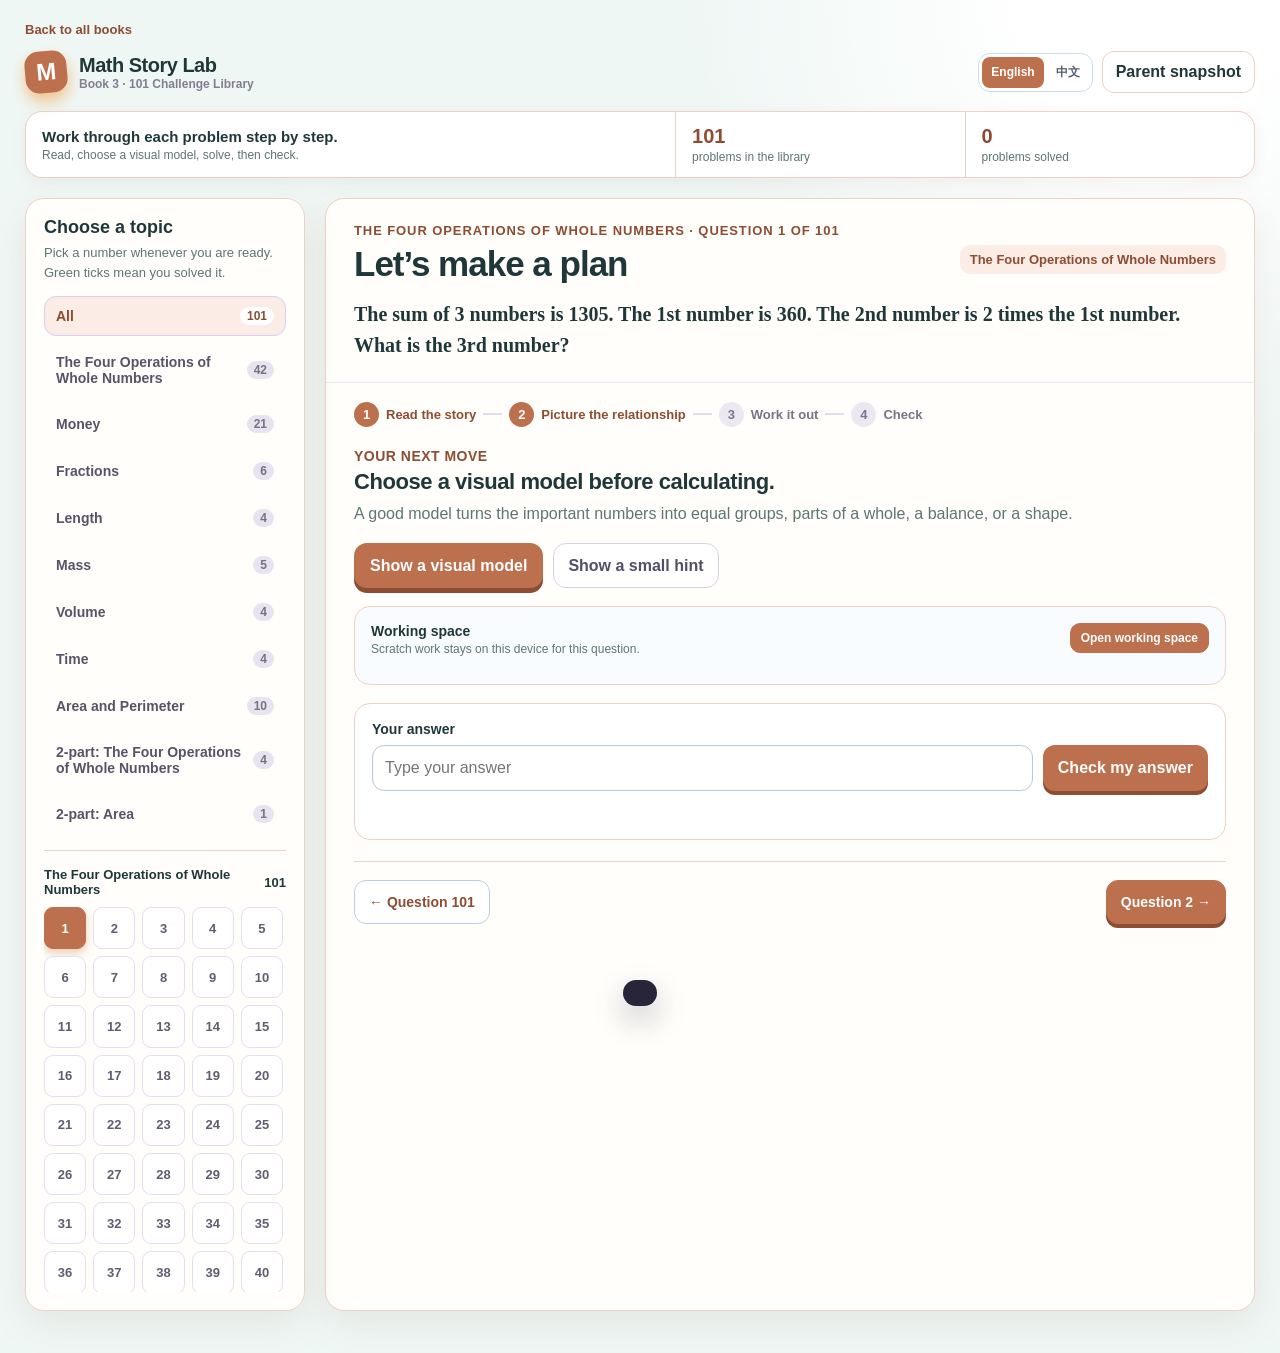
<file: practice/book-3/index.html>
<!doctype html>
<html lang="en">
<head>
  <meta charset="UTF-8" />
  <meta name="viewport" content="width=device-width, initial-scale=1" />
  <meta name="theme-color" content="#bd704e" />
  <title>Math Story Lab · Book 3 Practice</title>
  <link rel="icon" href="/favicon.svg" type="image/svg+xml">
  <link rel="stylesheet" href="../recovered-ui.css">
  <script src="../scratchpad.js" defer></script>
  <style>
    :root{--ink:#20373a;--muted:#5f7475;--paper:#fffefa;--canvas:#eff7f5;--violet:#bd704e;--violet-dark:#8d4d32;--soft:#fbece5;--mint:#f7dfd3;--blue:#dceff4;--peach:#fbece5;--yellow:#fff0b0;--border:#edd1c4;--shadow:0 14px 38px #8d4d3218;--r:19px}
    *{box-sizing:border-box} body{margin:0;background:radial-gradient(circle at 90% 0%,#fff 0 7%,transparent 26%),var(--canvas);color:var(--ink);font-family:ui-rounded,"SF Pro Rounded","Avenir Next","Trebuchet MS",sans-serif}
    button,input{font:inherit} button{cursor:pointer}.app{max-width:1420px;margin:auto;padding:20px 25px 42px}.collection-back{display:inline-block;margin:0 0 14px;color:#8d4d32;font-size:13px;font-weight:800;text-decoration:none}.collection-back:hover,.collection-back:focus-visible{text-decoration:underline}.top{display:flex;justify-content:space-between;gap:18px;align-items:center;margin-bottom:18px}.brand{display:flex;align-items:center;gap:12px;font-size:20px;font-weight:900;letter-spacing:-.5px}.brand-mark{display:grid;place-items:center;width:42px;height:42px;border-radius:14px;background:var(--violet);color:white;box-shadow:0 8px 15px #f0c28f;font-size:24px;transform:rotate(-5deg)}.brand small{display:block;color:#817d92;font-size:12px;letter-spacing:0;font-weight:700}.top-right{display:flex;gap:9px;align-items:center}.level{border-radius:12px;background:#fff0cf;color:#7b5916;font-size:13px;font-weight:900;padding:9px 11px}.quiet{border:1px solid var(--border);background:white;color:var(--ink);border-radius:12px;min-height:42px;padding:8px 13px;font-weight:800}.quiet:hover{border-color:#c8bbe8;background:var(--soft)}
    .summary{display:grid;grid-template-columns:1.8fr .8fr .8fr;gap:1px;border:1px solid var(--border);overflow:hidden;border-radius:17px;background:var(--border);box-shadow:0 4px 15px #86461612}.summary>div{background:white;padding:13px 16px}.summary .intro{display:flex;align-items:center;gap:12px}.summary .intro b{font-size:15px}.summary .intro span,.metric span{display:block;color:var(--muted);font-size:12px;margin-top:2px}.metric b{font-size:20px;color:var(--violet-dark)}
    .shell{display:grid;grid-template-columns:280px minmax(480px,1fr);gap:20px;margin-top:20px}.panel{background:var(--paper);border:1px solid var(--border);border-radius:var(--r);box-shadow:var(--shadow)}.library{padding:18px;align-self:start;position:sticky;top:16px}.library h2{font-size:18px;margin:0 0 5px}.library p{margin:0 0 14px;font-size:13px;color:var(--muted);line-height:1.5}.topic-list{display:grid;gap:7px}.topic{border:1px solid transparent;border-radius:12px;padding:10px 11px;text-align:left;background:transparent;color:#575467;font-size:14px;font-weight:800;display:flex;align-items:center;justify-content:space-between}.topic:hover,.topic.active{background:var(--soft);border-color:#d8cdf6;color:var(--violet-dark)}.topic span{font-size:12px;background:#e8e4ef;border-radius:99px;padding:2px 7px;color:#777182}.topic.active span{background:white;color:var(--violet-dark)}.divider{height:1px;background:var(--border);margin:16px 0}.picker-head{display:flex;justify-content:space-between;align-items:center;margin-bottom:10px;font-size:13px;font-weight:900}.question-grid{display:grid;grid-template-columns:repeat(5,minmax(0,1fr));gap:7px;max-height:385px;overflow-y:auto;overflow-x:hidden;padding-right:3px}.q-number{aspect-ratio:1;border:1px solid #e3def0;background:white;border-radius:9px;color:#605d70;font-size:13px;font-weight:900}.q-number:hover{border-color:#b8a5e9;color:var(--violet-dark);transform:translateY(-1px)}.q-number.active{background:var(--violet);border-color:var(--violet);color:#fff;box-shadow:0 4px 10px #ce8d5570}.q-number.done::after{content:'·';color:#17955d;font-size:15px;margin-left:1px}.q-number.active.done::after{color:#fff}.open-q4{width:100%;margin-top:15px;border:0;border-radius:12px;background:#f2fbff;color:#2f6f98;padding:11px;font-size:13px;font-weight:900}.open-q4:hover{background:#e3f5ff}
    .lesson{overflow:hidden;min-height:690px}.lesson-top{padding:24px 28px 20px;border-bottom:1px solid #ece8f2}.breadcrumb{font-size:13px;color:var(--violet-dark);font-weight:900;text-transform:uppercase;letter-spacing:.07em}.lesson-title{display:flex;justify-content:space-between;align-items:start;gap:16px;margin-top:7px}.lesson h1{margin:0;font-size:clamp(25px,3vw,35px);letter-spacing:-1px;line-height:1.1}.topic-pill{white-space:nowrap;background:var(--soft);color:var(--violet-dark);font-size:13px;font-weight:900;padding:7px 10px;border-radius:10px}.question{font-family:Georgia,"Times New Roman",serif;font-size:20px;line-height:1.58;font-weight:600;margin:15px 0 0;max-width:950px}.question mark{background:var(--yellow);border-radius:4px;padding:0 2px}.learning-path{padding:19px 28px 0;display:flex;gap:7px;align-items:center;overflow:auto}.path-step{display:flex;align-items:center;gap:7px;white-space:nowrap;color:#777486;font-size:13px;font-weight:850}.path-step i{width:25px;height:25px;border-radius:50%;display:grid;place-items:center;background:#ece8f2;color:#7b7789;font-style:normal}.path-step.active{color:var(--violet-dark)}.path-step.active i{background:var(--violet);color:#fff}.path-line{height:2px;min-width:19px;background:#e2ddeb}.work{padding:21px 28px 26px}.prompt-label{font-size:14px;font-weight:900;color:var(--violet-dark);letter-spacing:.035em}.work h2{font-size:22px;margin:5px 0 7px;letter-spacing:-.45px}.work .lead{color:var(--muted);margin:0;line-height:1.55}.action-row{display:flex;gap:10px;flex-wrap:wrap;margin:17px 0}.main-btn{border:0;border-radius:13px;background:var(--violet);color:white;padding:11px 16px;min-height:45px;font-weight:900;box-shadow:0 5px 0 var(--violet-dark);transition:.14s}.main-btn:hover{filter:brightness(1.07)}.main-btn:active{transform:translateY(3px);box-shadow:0 2px 0 var(--violet-dark)}.soft-btn{border:1px solid #d8d1e6;background:white;color:#544e66;border-radius:13px;min-height:45px;padding:10px 14px;font-weight:850}.soft-btn:hover{background:var(--soft);border-color:#bdafe3}
    .model{display:none;position:relative;overflow:hidden;border:1px solid #e4def0;border-radius:18px;background:#fbfaff;padding:21px;margin-top:4px}.model.show{display:block;animation:rise .42s both}.model-head{display:flex;justify-content:space-between;gap:10px;align-items:center}.model h3{margin:0;font-size:16px}.model-note{font-size:12px;color:var(--muted);font-weight:750}.model-art{min-height:188px;display:grid;place-items:center;margin:15px 0 6px}.bars{width:min(690px,100%);display:grid;gap:17px}.bar-row{display:grid;grid-template-columns:110px 1fr;gap:10px;align-items:center;font-size:14px;font-weight:900}.blocks{display:flex;gap:3px;min-height:38px;align-items:center}.block{height:38px;width:clamp(34px,6.5vw,61px);border-radius:8px;background:#9acee9;border:2px solid #4b9bc6;transform:scale(.2);opacity:0;animation:pop .35s forwards}.block.peach{background:#ffb085;border-color:#ed8258}.block.mint{background:#99d5ae;border-color:#55a575}.block:nth-child(2){animation-delay:.09s}.block:nth-child(3){animation-delay:.18s}.block:nth-child(4){animation-delay:.27s}.block:nth-child(5){animation-delay:.36s}.block:nth-child(6){animation-delay:.45s}.fraction-visual{width:min(650px,100%)}.whole-bar{display:flex;border:2px solid #607eae;border-radius:11px;overflow:hidden;height:59px}.frac-part{flex:1;background:#b3d9f1;border-right:2px solid #607eae;display:grid;place-items:center;color:#285d80;font-weight:900;animation:slide .42s both}.frac-part:last-child{border:0}.fraction-label{display:flex;justify-content:space-between;margin:9px 2px;color:#52637a;font-size:13px;font-weight:800}.coins{display:flex;gap:13px;align-items:end;justify-content:center;flex-wrap:wrap}.coin-stack{display:grid;grid-template-columns:repeat(4,32px);gap:5px;padding:15px;border-radius:14px;background:#eef9ff;border:1px solid #cce8fa}.coin{width:31px;height:31px;border-radius:50%;background:#ffd96a;border:2px solid #dea832;animation:pop .34s forwards;transform:scale(.2);opacity:0}.coin:nth-child(2){animation-delay:.06s}
    .toast{position:fixed;left:50%;bottom:24px;z-index:40;transform:translate(-50%,130px);background:#28243a;color:#fff;border-radius:14px;padding:13px 17px;font-size:14px;font-weight:800;box-shadow:0 13px 30px #2a213b44;transition:transform .32s}.toast.show{transform:translate(-50%,0)}.confetti{pointer-events:none;position:fixed;inset:0;overflow:hidden;z-index:35}.confetti i{position:absolute;width:9px;height:14px;border-radius:3px;animation:fall 1.7s ease-in forwards}.sheet{display:none;position:fixed;inset:0;z-index:50;background:#30234f66;align-items:center;justify-content:center;padding:20px}.sheet.open{display:flex}.report{width:min(560px,100%);border-radius:23px;background:var(--paper);padding:25px;box-shadow:0 20px 55px #251a4580}.report-head{display:flex;justify-content:space-between;align-items:start}.report h2{margin:3px 0 0}.close{border:0;background:none;color:#706b80;font-size:26px}.report-stats{display:grid;grid-template-columns:repeat(3,1fr);gap:10px;margin:20px 0}.report-stat{background:#f0edfb;padding:14px 8px;border-radius:14px;text-align:center}.report-stat b{display:block;font-size:21px;color:var(--violet-dark)}.report-stat span{font-size:12px;color:var(--muted)}.report ul{padding-left:20px;color:#4f4b60;line-height:1.7;font-size:14px}
    .loading{display:grid;place-items:center;min-height:500px;color:var(--muted);font-weight:800}.loading::before{content:'';width:36px;height:36px;border-radius:50%;border:4px solid #e4ddf5;border-top-color:var(--violet);animation:spin .9s linear infinite;margin-bottom:12px}
    .model-kicker{display:block;color:var(--violet-dark);font-size:11px;font-weight:900;letter-spacing:.08em;margin-bottom:3px}.model-values{display:flex;align-items:center;gap:7px;flex-wrap:wrap;margin:15px 0 0;color:var(--muted);font-size:12px;font-weight:800}.model-value{display:inline-flex;align-items:center;min-height:28px;padding:4px 9px;border-radius:999px;background:#fff;border:1px solid var(--border);color:var(--violet-dark);font-weight:900}.relation-cards{width:min(760px,100%);display:flex;align-items:stretch;justify-content:center;gap:9px;flex-wrap:wrap}.story-card{min-width:130px;flex:1;padding:14px 12px;border-radius:14px;background:#eef5ff;border:1px solid #c9dff2;text-align:center;display:grid;gap:4px}.story-card span,.story-card small{font-size:12px;color:#526172;font-weight:750}.story-card strong{font-size:22px;color:#285d80;overflow-wrap:anywhere}.tone-1{background:#fff0e8;border-color:#f0c4ae}.tone-1 strong{color:#a65531}.tone-2{background:#eaf7ef;border-color:#baddc6}.tone-2 strong{color:#28724b}.target-card{background:var(--soft);border-color:var(--border)}.target-card strong{color:var(--violet-dark);font-size:16px}.story-arrow{align-self:center;color:var(--violet-dark);font-size:24px;font-weight:900}.ratio-map{width:min(700px,100%);display:grid;gap:12px}.unit-row{display:grid;grid-template-columns:116px 1fr;gap:10px;align-items:center;font-size:13px;font-weight:900}.unit-row span{display:grid;gap:3px}.unit-row b{font-size:12px;color:var(--muted)}.unit-track{display:flex;gap:4px;min-height:35px}.unit-piece{flex:1;max-width:52px;min-width:18px;border-radius:7px;background:#9acee9;border:2px solid #4b9bc6}.peach-unit{background:#ffb085;border-color:#ed8258}.model-subline{margin-top:12px;color:#526172;font-size:13px;font-weight:750;text-align:center}.fraction-map{width:min(650px,100%)}.fraction-readout{margin-bottom:9px;color:var(--violet-dark);font-size:18px;font-weight:900}.fraction-readout span{font-size:13px;color:var(--muted)}.focus-part{background:#99d5ae;color:#185d37}.balance-map{width:min(650px,100%);display:grid;grid-template-columns:1fr 80px 1fr;align-items:end;gap:10px}.balance-side{padding:15px 10px;border-radius:14px;text-align:center;background:#eef5ff;border:1px solid #c9dff2}.balance-side span{display:block;font-size:12px;font-weight:800;color:var(--muted)}.balance-side strong{font-size:21px;color:#285d80}.unknown-side{background:#fff0e8;border-color:#f0c4ae}.unknown-side strong{color:#a65531}.balance-beam{height:7px;border-radius:99px;background:var(--violet)}.shape-map{position:relative;width:min(590px,100%);padding-top:28px;padding-right:55px}.shape-label{position:absolute;color:#42739d;font-size:12px;font-weight:900}.top-label{top:3px;left:42%}.side-label{right:0;top:50%}.shape-map .geometry{width:100%}.model-caption{margin:7px 0 0;color:var(--muted);font-size:13px;line-height:1.45}.model-caption strong{color:var(--violet-dark)}
    @keyframes pop{to{transform:scale(1);opacity:1}}@keyframes rise{from{opacity:0;transform:translateY(8px)}to{opacity:1;transform:translateY(0)}}@keyframes slide{from{opacity:0;transform:translateX(-18px)}to{opacity:1;transform:translateX(0)}}@keyframes swing{from{transform:rotate(0)}to{transform:rotate(var(--tilt))}}@keyframes grow{from{transform:scale(.78);opacity:.2}to{transform:scale(1);opacity:1}}@keyframes fall{to{transform:translate(var(--x),104vh) rotate(680deg);opacity:0}}@keyframes spin{to{transform:rotate(360deg)}}
    @media(max-width:950px){.shell{grid-template-columns:1fr}.library{position:static}.question-grid{max-height:190px;grid-template-columns:repeat(7,minmax(0,1fr))}.summary{grid-template-columns:1fr 1fr}.summary .intro{grid-column:1/-1}}@media(max-width:650px){.app{padding:14px}.top{align-items:start}.top-right .level{display:none}.summary{display:none}.lesson-top,.work{padding-left:18px;padding-right:18px}.learning-path{padding-left:18px;padding-right:18px}.question{font-size:18px}.lesson-title{display:block}.topic-pill{display:inline-block;margin-top:10px}.bar-row{grid-template-columns:76px 1fr}.blocks{gap:2px}.block{height:33px;min-width:26px}.geometry{height:150px}.question-grid{grid-template-columns:repeat(7,1fr)}.top-right .quiet{font-size:12px;padding:8px}.answer-line input{min-width:100%}}
    @media(prefers-reduced-motion:reduce){*,*::before,*::after{animation-duration:.01ms!important;animation-iteration-count:1!important;transition-duration:.01ms!important}}
  </style>
</head>
<body>
  <main class="app">
    <a class="collection-back" href="../../index.html">Back to all books</a>
    <header class="top"><div class="brand"><div class="brand-mark">M</div><div>Math Story Lab<small>Book 3 · 101 Challenge Library</small></div></div><div class="top-right"><div class="language-switch" role="group" aria-label="Language"><button type="button" data-language="en" aria-pressed="true">English</button><button type="button" data-language="zh-Hans" aria-pressed="false">中文</button></div><button class="quiet" id="parentButton">Parent snapshot</button></div></header>
    <section class="summary" aria-label="Learning library overview"><div class="intro"><div><b>Work through each problem step by step.</b><span>Read, choose a visual model, solve, then check.</span></div></div><div class="metric"><b id="totalProblems">101</b><span>problems in the library</span></div><div class="metric"><b id="solvedCount">0</b><span>problems solved</span></div></section>
    <div class="shell"><aside class="library panel"><h2>Choose a topic</h2><p>Pick a number whenever you are ready. Green ticks mean you solved it.</p><nav id="topics" class="topic-list" aria-label="Topics"></nav><div class="divider"></div><div class="picker-head"><span id="pickerName">All problems</span><span id="pickerCount">101</span></div><div id="questionGrid" class="question-grid" aria-label="Problem picker"></div></aside>
      <section class="lesson panel" id="lesson"><div class="loading">Loading the challenge library…</div></section></div>
  </main>
  <div class="confetti" id="confetti" aria-hidden="true"></div><div class="toast" role="status" id="toast"></div>
  <div class="sheet" id="parentSheet" role="dialog" aria-modal="true" aria-labelledby="reportTitle"><div class="report"><div class="report-head"><div><div class="breadcrumb">This practice</div><h2 id="reportTitle">Parent snapshot</h2></div><button class="close" id="closeSheet" aria-label="Close">×</button></div><div class="report-stats"><div class="report-stat"><b id="reportSolved">0</b><span>Solved</span></div><div class="report-stat"><b id="reportAttempted">0</b><span>Attempted</span></div><div class="report-stat"><b id="reportHints">0</b><span>Hints used</span></div></div><div class="parent-gate" id="parentGateLocked" hidden><label for="parentPassword">Parent password</label><div class="gate-line"><input id="parentPassword" type="password" autocomplete="off" placeholder="Enter password" aria-label="Parent password"><button type="button" id="unlockParent">Unlock</button></div><div class="gate-error" id="gateError" hidden>That password is not correct.</div></div><div class="parent-gate" id="parentGateUnlocked" hidden><p class="gate-status">Parent mode is <b>on</b>. Answers show on every question.</p><button type="button" class="quiet" id="exitParent">Exit parent mode</button></div><ul><li>Ask your child to explain the picture before they calculate.</li><li>For a difficult question, use one hint only, then let them try again.</li><li>The library remembers solved questions on this device.</li></ul></div></div>
  <script src="question-bank.js"></script>
  <script src="../../i18n.js"></script>
  <script>
    const I18N=window.MATH_I18N;
    I18N.prepareBank(window.QUESTION_BANK);
    const $=id=>document.getElementById(id);
    const state={activeId:Number(localStorage.getItem('book3MathStoryActive'))||1, topic:'All', solved:new Set(JSON.parse(localStorage.getItem('book3MathStorySolved')||'[]')), attempted:new Set(JSON.parse(localStorage.getItem('book3MathStoryAttempted')||'[]')), hints:Number(localStorage.getItem('book3MathStoryHints')||0), modelOpen:false, hintOpen:false, parentMode:localStorage.getItem('book3MathStoryParentMode')==='1'};
    const PARENT_PASSWORD='parent123';
    const BANK=Array.isArray(window.QUESTION_BANK)?window.QUESTION_BANK:[];
    document.addEventListener('click',event=>{if(event.target.id==='modelButton'&&state.modelOpen){event.stopImmediatePropagation();state.modelOpen=false;renderLesson();}},true);
    const topicOrder=['All','The Four Operations of Whole Numbers','Money','Fractions','Length','Mass','Volume','Time','Area and Perimeter','2-part: The Four Operations of Whole Numbers','2-part: Area'];
    function persist(){localStorage.setItem('book3MathStoryActive',state.activeId);localStorage.setItem('book3MathStorySolved',JSON.stringify([...state.solved]));localStorage.setItem('book3MathStoryAttempted',JSON.stringify([...state.attempted]));localStorage.setItem('book3MathStoryHints',String(state.hints));}
    function norm(s){return String(s).toLowerCase().replace(/²/g,'2').replace(/³/g,'3').replace(/[^a-z0-9.]/g,'');}
    function answerMatches(given,answer){const g=norm(given),a=norm(answer);if(!g)return false;if(g===a)return true;const gd=(String(given).match(/\d+(?:\.\d+)?/g)||[]).join('|');const ad=(String(answer).match(/\d+(?:\.\d+)?/g)||[]).join('|');return gd.length>0&&gd===ad;}
    function current(){return BANK.find(q=>q.id===state.activeId)||BANK[0]}
    function topicFor(q){return q.topic||'The Four Operations of Whole Numbers'}
    function refreshMetrics(){ $('solvedCount').textContent=state.solved.size;$('totalProblems').textContent=BANK.length||101; }
    function renderTopics(){const counts=Object.fromEntries(topicOrder.map(t=>[t,t==='All'?BANK.length:BANK.filter(q=>topicFor(q)===t).length]));$('topics').innerHTML=topicOrder.filter(t=>counts[t]).map(t=>`<button class="topic ${t===state.topic?'active':''}" data-topic="${t}">${t==='All'?I18N.t('topicAll'):I18N.topic(t)}<span>${counts[t]}</span></button>`).join('');$('topics').querySelectorAll('button').forEach(b=>b.onclick=()=>{state.topic=b.dataset.topic;renderTopics();renderGrid()});}
    function visibleQuestions(){return state.topic==='All'?BANK:BANK.filter(q=>topicFor(q)===state.topic)}
    function renderGrid(){const qs=visibleQuestions();$('pickerName').textContent=state.topic==='All'?I18N.t('allProblems'):I18N.topic(state.topic);$('pickerCount').textContent=qs.length;$('questionGrid').innerHTML=qs.map(q=>`<button class="q-number ${q.id===state.activeId?'active':''} ${state.solved.has(q.id)?'done':''}" data-q="${q.id}" aria-label="Open Question ${q.id}">${q.id}</button>`).join('');$('questionGrid').querySelectorAll('button').forEach(b=>b.onclick=()=>{state.activeId=Number(b.dataset.q);state.modelOpen=false;state.hintOpen=false;persist();renderGrid();renderLesson();});}
    function escapeHTML(value){return String(value).replace(/[&<>"']/g,char=>({'&':'&amp;','<':'&lt;','>':'&gt;','"':'&quot;',"'":'&#39;'}[char]))}
    function valuesFrom(q){return [...new Set((q.question.match(/\$?\d+(?:\.\d+)?(?:\s*\/\s*\d+)?%?/g)||[]).map(value=>value.replace(/\s+/g,'')))].slice(0,6)}
    function ratioFrom(q){const match=q.question.match(/(\d+)\s*:\s*(\d+)/);if(!match)return null;const lead=q.question.slice(Math.max(0,(match.index||0)-85),match.index||0);const pair=lead.match(/([A-Za-z]+)\s+and\s+([A-Za-z]+)(?:[^.]{0,28})$/i);return {left:pair?.[1]||I18N.t('ratioLeft'),right:pair?.[2]||I18N.t('ratioRight'),a:Number(match[1]),b:Number(match[2])}}
    function modelPlan(q){const values=valuesFrom(q),ratio=ratioFrom(q),fractions=(q.question.match(/\b\d+\s*\/\s*\d+\b/g)||[]).map(value=>value.replace(/\s+/g,''));const money=(q.question.match(/\$\d+(?:\.\d+)?/g)||[]);const measures=(q.question.match(/\d+(?:\.\d+)?\s*(?:centimetres?|kilometres?|kilograms?|millilitres?|metres?|litres?|grams?|cm|mm|km|kg|ml|m|g|l)(?![²³\w])/gi)||[]);const rawType=q.model||'unit-bar';const type=fractions.length&&rawType==='unit-bar'?'fraction-of-remainder':rawType;const details={"bar-change":['A change story','Place the known values in order before finding what changes.'],"fraction-of-remainder":['Parts of one whole','Keep the whole split into the fraction shown in this question.'],"unit-bar":['Equal groups or a ratio',ratio?`Compare ${ratio.left} and ${ratio.right} in the ratio ${ratio.a} : ${ratio.b}.`:'Compare the values named in this story without changing their units.'],"money-units":['Prices and equal sets',money.length?`Connect the price values ${money.join(', ')} to the groups in the story.`:'Connect each equal group to the money information in the story.'],"mass-bar":['Known and unknown measures','Put the known measure on one side and identify the missing measure.'],geometry:['Shape and measurement',measures.length?`Use the measurements ${measures.join(', ')} on the shape.`:'Mark the known side lengths before choosing a formula.']}[type]||['Story relationship','Use only the information stated in the question.'];return {type,title:details[0],focus:details[1],values,money,measures,fractions,ratio}}
    function valueChips(values){return values.length?values.map(value=>`<span class="model-value">${escapeHTML(value)}</span>`).join(''):'<span class="model-value">Read the quantities in the story</span>'}
    function blocks(count,tone=''){return Array.from({length:Math.max(1,Math.min(8,count))},()=>`<i class="unit-piece ${tone}"></i>`).join('')}
    function modelMarkup(q){const plan=modelPlan(q);let art='';if(plan.type==='fraction-of-remainder'){const fraction=plan.fractions[0]||'1/4';const denominator=Math.max(2,Math.min(12,Number(fraction.split('/')[1])||4));art=`<div class="fraction-map"><div class="fraction-readout">${escapeHTML(fraction)} <span>of 1 whole</span></div><div class="whole-bar">${Array.from({length:denominator},(_,i)=>`<div class="frac-part ${i===0?'focus-part':''}">${i===0?escapeHTML(fraction):''}</div>`).join('')}</div><div class="fraction-label"><span>${denominator} equal parts</span><span>Find the part or remainder the question asks for</span></div></div>`}else if(plan.type==='money-units'){const money=plan.money.length?plan.money:plan.values.filter(value=>value.includes('$'));const values=money.length?money:plan.values.slice(0,3);art=`<div class="relation-cards money-map">${values.map((value,index)=>`<div class="story-card tone-${index%3}"><span>Money value ${index+1}</span><strong>${escapeHTML(value)}</strong><small>from this question</small></div>`).join('')}<div class="story-arrow">→</div><div class="story-card target-card"><span>Next step</span><strong>equal sets</strong><small>match each value to its group</small></div></div>`}else if(plan.type==='mass-bar'){const values=plan.measures.length?plan.measures:plan.values.slice(0,3);art=`<div class="balance-map"><div class="balance-side known-side"><span>Known measure</span><strong>${escapeHTML(values[0]||'given')}</strong></div><div class="balance-beam"></div><div class="balance-side unknown-side"><span>Find</span><strong>?</strong></div></div><div class="model-subline">${I18N.t('sublineMassLead')} ${valueChips(values.slice(1))} ${I18N.t('sublineMassTail')}</div>`}else if(plan.type==='geometry'){art=`<div class="shape-map"><div class="geometry"></div></div><div class="model-subline">${plan.measures.length?I18N.t('sublineGeometry',{values:escapeHTML(plan.measures.join(', '))}):I18N.t('sublineGeometryNone')} ${I18N.t('sublineGeometryTail')}</div>`}else if(plan.type==='unit-bar'&&plan.ratio){const ratio=plan.ratio;art=`<div class="ratio-map"><div class="unit-row"><span>${escapeHTML(ratio.left)}<b>${I18N.t('parts',{count:ratio.a})}</b></span><div class="unit-track">${blocks(ratio.a,'blue-unit')}</div></div><div class="unit-row"><span>${escapeHTML(ratio.right)}<b>${I18N.t('parts',{count:ratio.b})}</b></span><div class="unit-track">${blocks(ratio.b,'peach-unit')}</div></div><div class="model-subline">${I18N.t('sublineUnit')}</div></div>`}else{const values=plan.values.slice(0,3);const labels=plan.type==='bar-change'?['Starting value','Compared value','Value to find']:['Known value','Compare with','Question target'];art=`<div class="relation-cards">${labels.map((label,index)=>`<div class="story-card tone-${index}"><span>${label}</span><strong>${escapeHTML(values[index]||'?')}</strong><small>${index===2?'Identify this relationship':'given in the story'}</small></div>${index<2?'<div class="story-arrow">→</div>':''}`).join('')}</div>`}return `<div class="model ${state.modelOpen?'show':''}" id="model"><div class="model-head"><div><span class="model-kicker">QUESTION ${q.id} STORY MAP</span><h3>Story map: ${plan.title}</h3></div><span class="model-note">${escapeHTML(plan.focus)}</span></div><div class="model-values"><span>Key values from this question</span>${valueChips(plan.values)}</div><div class="model-art">${art}</div><p class="model-caption">${I18N.t('mapCaption')}</p></div>`}
    function renderLesson(){const q=current();if(!q){$('lesson').innerHTML='<div class="loading">The question bank could not be found.</div>';return}const topic=topicFor(q);const nextId=q.id===BANK.length?1:q.id+1;const prevId=q.id===1?BANK.length:q.id-1;$('lesson').innerHTML=`<header class="lesson-top"><div class="breadcrumb">${topic} · Question ${q.id} of ${BANK.length}</div><div class="lesson-title"><h1>Let’s make a plan</h1><span class="topic-pill">${topic}</span></div><p class="question">${q.question}</p></header><div class="learning-path"><span class="path-step active"><i>1</i>Read the story</span><span class="path-line"></span><span class="path-step active"><i>2</i>Picture the relationship</span><span class="path-line"></span><span class="path-step"><i>3</i>Work it out</span><span class="path-line"></span><span class="path-step"><i>4</i>Check</span></div><div class="work"><div class="prompt-label">YOUR NEXT MOVE</div><h2>Choose a visual model before calculating.</h2><p class="lead">A good model turns the important numbers into equal groups, parts of a whole, a balance, or a shape.</p><div class="action-row"><button class="main-btn" id="modelButton">${state.modelOpen?'Replay the model':'Show a visual model'}</button><button class="soft-btn" id="hintButton">${state.hintOpen?'Hide hint':'Show a small hint'}</button></div>${modelMarkup(q)}<div class="hint-box ${state.hintOpen?'show':''}" id="hintBox">Hint: ${q.hint||'Underline what is known, circle what you need to find, and draw equal parts before writing a number sentence.'}</div><div class="scratchpad-area"><div class="scratchpad-head"><div><b>Working space</b><span>Scratch work stays on this device for this question.</span></div><button type="button" class="scratchpad-toggle" id="scratchpadToggle" data-scratchpad-toggle aria-expanded="false" aria-controls="scratchpadContent">Open working space</button><button type="button" class="clear-scratchpad" id="clearScratchpad" data-clear-scratchpad>Clear working</button></div><div class="scratchpad-content" id="scratchpadContent" hidden><textarea id="scratchpad" data-scratch-key="book3MathStoryScratchpad" data-question-id="${q.id}" rows="6" spellcheck="false" aria-label="Working space for Question ${q.id}" placeholder="Type calculations, notes, or an equation here."></textarea></div></div><div class="answer-area"><label for="answer">Your answer</label><div class="answer-line"><input id="answer" type="text" autocomplete="off" placeholder="Type your answer" aria-label="Your answer for Question ${q.id}"><button class="main-btn" id="checkButton">Check my answer</button></div><div class="feedback" id="feedback"></div>${state.parentMode?`<div class="parent-answer">Parent view — Answer: ${q.answer}</div>`:''}</div><div class="bottom-nav"><button id="previous">← Question ${prevId}</button><button class="advance" id="next">Question ${nextId} →</button></div></div>`;$('modelButton').onclick=()=>{state.modelOpen=true;renderLesson();toast('Watch how equal-sized parts make the relationship easier to see.');};$('hintButton').onclick=()=>{if(!state.hintOpen){state.hints++;persist();refreshMetrics()}state.hintOpen=!state.hintOpen;renderLesson();};$('checkButton').onclick=checkAnswer;$('previous').onclick=()=>go(prevId);$('next').onclick=()=>go(nextId);}
    function go(id){state.activeId=id;state.modelOpen=false;state.hintOpen=false;persist();renderGrid();renderLesson();window.scrollTo({top:0,behavior:'smooth'});}
    function checkAnswer(){const q=current(),input=$('answer'),feedback=$('feedback');state.attempted.add(q.id);if(answerMatches(input.value,q.answer)){state.solved.add(q.id);feedback.className='feedback show good';feedback.innerHTML='Great work! Your answer checks out. Can you explain how your model helped you?';confetti();toast(`Question ${q.id} solved!`)}else{feedback.className='feedback show nope';feedback.innerHTML='Not quite yet. Try the visual model or one small hint, then check which number the question is asking for.'}persist();refreshMetrics();renderGrid();}
    function toast(text){const el=$('toast');el.textContent=text;el.classList.add('show');setTimeout(()=>el.classList.remove('show'),2300)}function confetti(){const box=$('confetti'),colors=['#6e54c8','#ffae7e','#5aaeda','#62bd87','#ffda55'];for(let i=0;i<36;i++){const e=document.createElement('i');e.style.left=(30+Math.random()*42)+'vw';e.style.top='-18px';e.style.background=colors[i%colors.length];e.style.setProperty('--x',(-250+Math.random()*500)+'px');e.style.animationDelay=(Math.random()*.22)+'s';box.append(e);setTimeout(()=>e.remove(),2000)}}
    function renderParentGate(){const locked=!state.parentMode;$('parentGateLocked').hidden=!locked;$('parentGateUnlocked').hidden=locked;if(locked){$('parentPassword').value='';$('gateError').hidden=true;}}
    function unlockParent(){if($('parentPassword').value===PARENT_PASSWORD){state.parentMode=true;localStorage.setItem('book3MathStoryParentMode','1');renderParentGate();renderLesson();}else{$('gateError').hidden=false;}}
    $('parentButton').onclick=()=>{ $('reportSolved').textContent=state.solved.size;$('reportAttempted').textContent=state.attempted.size;$('reportHints').textContent=state.hints;renderParentGate();$('parentSheet').classList.add('open')};$('closeSheet').onclick=()=>$('parentSheet').classList.remove('open');$('parentSheet').onclick=e=>{if(e.target===$('parentSheet'))$('parentSheet').classList.remove('open')};
    $('unlockParent').onclick=unlockParent;$('parentPassword').addEventListener('keydown',e=>{if(e.key==='Enter')unlockParent();});
    $('exitParent').onclick=()=>{state.parentMode=false;localStorage.removeItem('book3MathStoryParentMode');renderParentGate();renderLesson();};
    if(BANK.length){if(!BANK.some(q=>q.id===state.activeId))state.activeId=BANK[0].id;renderTopics();renderGrid();renderLesson();refreshMetrics();}else{$('lesson').innerHTML='<div class="loading">The question library is being prepared…</div>'}
    document.title=I18N.t('practiceTitle',{book:3});
    I18N.startPractice(3,BANK);
  </script>
</body>
</html>
</file>
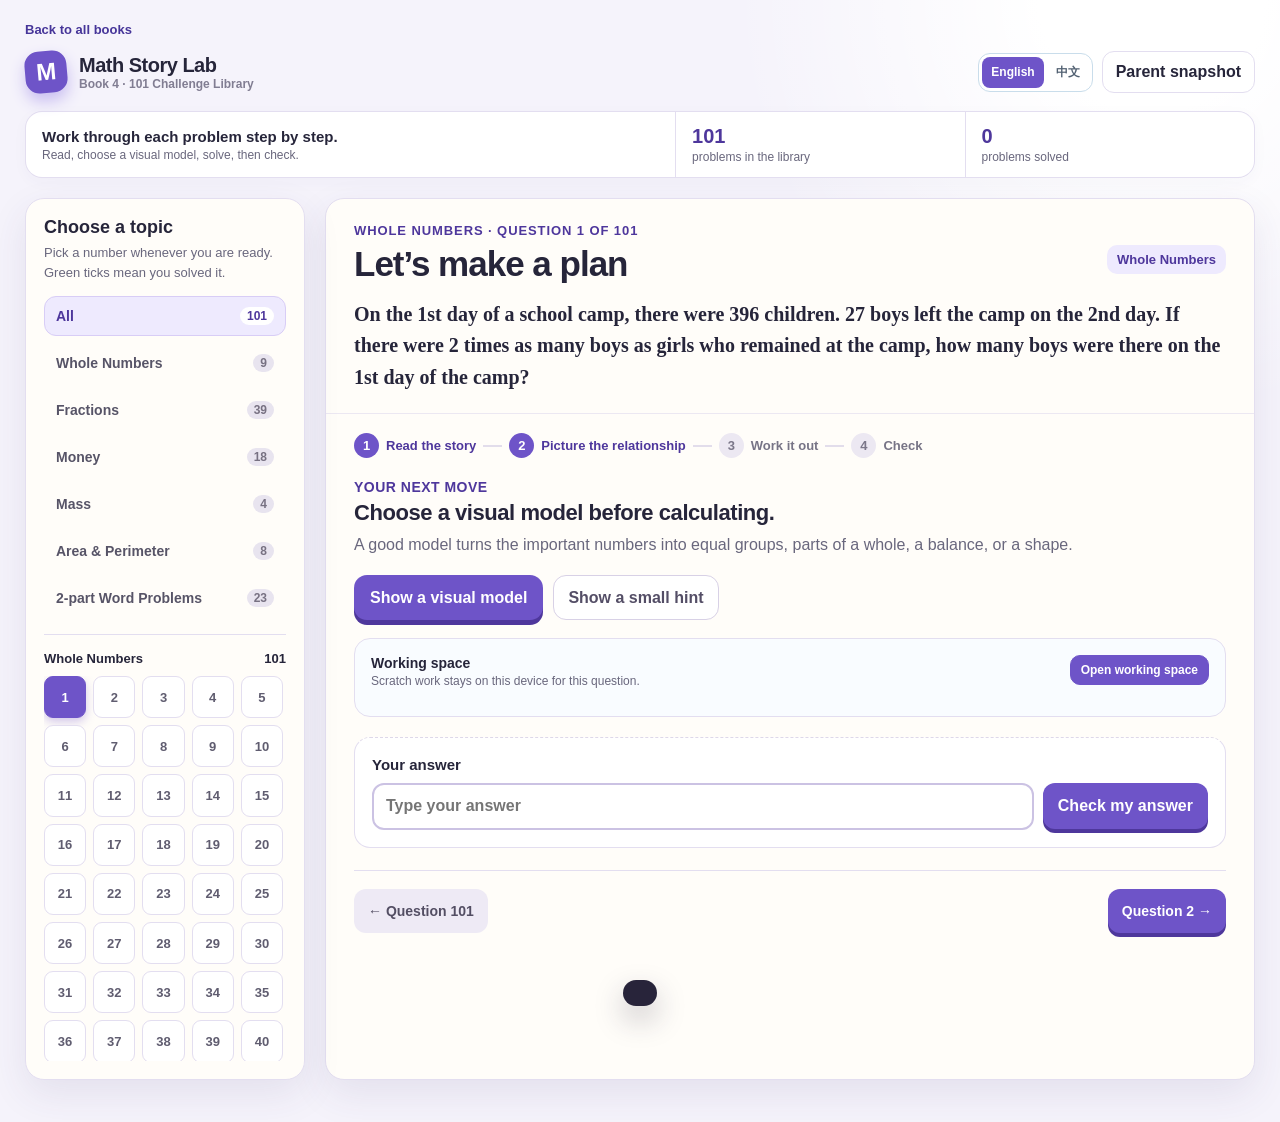
<file: practice/book-4/index.html>
<!doctype html>
<html lang="en">
<head>
  <meta charset="UTF-8" />
  <meta name="viewport" content="width=device-width, initial-scale=1" />
  <meta name="theme-color" content="#6e54c8" />
  <title>Math Story Lab · 101 Challenge Library</title>
  <link rel="icon" href="/favicon.svg" type="image/svg+xml">
  <link rel="stylesheet" href="../recovered-ui.css">
  <script src="../scratchpad.js" defer></script>
  <style>
    :root{--ink:#26253a;--muted:#69677d;--paper:#fffdf9;--canvas:#f5f3fb;--violet:#6e54c8;--violet-dark:#4e379c;--soft:#eeeafe;--mint:#ddf6e7;--blue:#dff1ff;--peach:#ffe5d2;--yellow:#fff1a9;--border:#e3def0;--shadow:0 14px 38px #44316c18;--r:19px}
    *{box-sizing:border-box} body{margin:0;background:radial-gradient(circle at 90% 0%,#fff 0 7%,transparent 26%),var(--canvas);color:var(--ink);font-family:ui-rounded,"SF Pro Rounded","Avenir Next","Trebuchet MS",sans-serif}
    button,input{font:inherit} button{cursor:pointer}.app{max-width:1420px;margin:auto;padding:20px 25px 42px}.collection-back{display:inline-block;margin:0 0 14px;color:#463599;font-size:13px;font-weight:800;text-decoration:none}.collection-back:hover,.collection-back:focus-visible{text-decoration:underline}.top{display:flex;justify-content:space-between;gap:18px;align-items:center;margin-bottom:18px}.brand{display:flex;align-items:center;gap:12px;font-size:20px;font-weight:900;letter-spacing:-.5px}.brand-mark{display:grid;place-items:center;width:42px;height:42px;border-radius:14px;background:var(--violet);color:white;box-shadow:0 8px 15px #c9bef1;font-size:24px;transform:rotate(-5deg)}.brand small{display:block;color:#817d92;font-size:12px;letter-spacing:0;font-weight:700}.top-right{display:flex;gap:9px;align-items:center}.level{border-radius:12px;background:#fff0cf;color:#7b5916;font-size:13px;font-weight:900;padding:9px 11px}.quiet{border:1px solid var(--border);background:white;color:var(--ink);border-radius:12px;min-height:42px;padding:8px 13px;font-weight:800}.quiet:hover{border-color:#c8bbe8;background:var(--soft)}
    .summary{display:grid;grid-template-columns:1.8fr .8fr .8fr;gap:1px;border:1px solid var(--border);overflow:hidden;border-radius:17px;background:var(--border);box-shadow:0 4px 15px #4c357808}.summary>div{background:white;padding:13px 16px}.summary .intro{display:flex;align-items:center;gap:12px}.summary .intro b{font-size:15px}.summary .intro span,.metric span{display:block;color:var(--muted);font-size:12px;margin-top:2px}.metric b{font-size:20px;color:var(--violet-dark)}
    .shell{display:grid;grid-template-columns:280px minmax(480px,1fr);gap:20px;margin-top:20px}.panel{background:var(--paper);border:1px solid var(--border);border-radius:var(--r);box-shadow:var(--shadow)}.library{padding:18px;align-self:start;position:sticky;top:16px}.library h2{font-size:18px;margin:0 0 5px}.library p{margin:0 0 14px;font-size:13px;color:var(--muted);line-height:1.5}.topic-list{display:grid;gap:7px}.topic{border:1px solid transparent;border-radius:12px;padding:10px 11px;text-align:left;background:transparent;color:#575467;font-size:14px;font-weight:800;display:flex;align-items:center;justify-content:space-between}.topic:hover,.topic.active{background:var(--soft);border-color:#d8cdf6;color:var(--violet-dark)}.topic span{font-size:12px;background:#e8e4ef;border-radius:99px;padding:2px 7px;color:#777182}.topic.active span{background:white;color:var(--violet-dark)}.divider{height:1px;background:var(--border);margin:16px 0}.picker-head{display:flex;justify-content:space-between;align-items:center;margin-bottom:10px;font-size:13px;font-weight:900}.question-grid{display:grid;grid-template-columns:repeat(5,minmax(0,1fr));gap:7px;max-height:385px;overflow-y:auto;overflow-x:hidden;padding-right:3px}.q-number{aspect-ratio:1;border:1px solid #e3def0;background:white;border-radius:9px;color:#605d70;font-size:13px;font-weight:900}.q-number:hover{border-color:#b8a5e9;color:var(--violet-dark);transform:translateY(-1px)}.q-number.active{background:var(--violet);border-color:var(--violet);color:#fff;box-shadow:0 4px 10px #9b87d970}.q-number.done::after{content:'·';color:#17955d;font-size:15px;margin-left:1px}.q-number.active.done::after{color:#fff}.open-q4{width:100%;margin-top:15px;border:0;border-radius:12px;background:#f2fbff;color:#2f6f98;padding:11px;font-size:13px;font-weight:900}.open-q4:hover{background:#e3f5ff}
    .lesson{overflow:hidden;min-height:690px}.lesson-top{padding:24px 28px 20px;border-bottom:1px solid #ece8f2}.breadcrumb{font-size:13px;color:var(--violet-dark);font-weight:900;text-transform:uppercase;letter-spacing:.07em}.lesson-title{display:flex;justify-content:space-between;align-items:start;gap:16px;margin-top:7px}.lesson h1{margin:0;font-size:clamp(25px,3vw,35px);letter-spacing:-1px;line-height:1.1}.topic-pill{white-space:nowrap;background:var(--soft);color:var(--violet-dark);font-size:13px;font-weight:900;padding:7px 10px;border-radius:10px}.question{font-family:Georgia,"Times New Roman",serif;font-size:20px;line-height:1.58;font-weight:600;margin:15px 0 0;max-width:950px}.question mark{background:var(--yellow);border-radius:4px;padding:0 2px}.learning-path{padding:19px 28px 0;display:flex;gap:7px;align-items:center;overflow:auto}.path-step{display:flex;align-items:center;gap:7px;white-space:nowrap;color:#777486;font-size:13px;font-weight:850}.path-step i{width:25px;height:25px;border-radius:50%;display:grid;place-items:center;background:#ece8f2;color:#7b7789;font-style:normal}.path-step.active{color:var(--violet-dark)}.path-step.active i{background:var(--violet);color:#fff}.path-line{height:2px;min-width:19px;background:#e2ddeb}.work{padding:21px 28px 26px}.prompt-label{font-size:14px;font-weight:900;color:var(--violet-dark);letter-spacing:.035em}.work h2{font-size:22px;margin:5px 0 7px;letter-spacing:-.45px}.work .lead{color:var(--muted);margin:0;line-height:1.55}.action-row{display:flex;gap:10px;flex-wrap:wrap;margin:17px 0}.main-btn{border:0;border-radius:13px;background:var(--violet);color:white;padding:11px 16px;min-height:45px;font-weight:900;box-shadow:0 5px 0 var(--violet-dark);transition:.14s}.main-btn:hover{filter:brightness(1.07)}.main-btn:active{transform:translateY(3px);box-shadow:0 2px 0 var(--violet-dark)}.soft-btn{border:1px solid #d8d1e6;background:white;color:#544e66;border-radius:13px;min-height:45px;padding:10px 14px;font-weight:850}.soft-btn:hover{background:var(--soft);border-color:#bdafe3}
    .model{display:none;position:relative;overflow:hidden;border:1px solid #e4def0;border-radius:18px;background:#fbfaff;padding:21px;margin-top:4px}.model.show{display:block;animation:rise .42s both}.model-head{display:flex;justify-content:space-between;gap:10px;align-items:center}.model h3{margin:0;font-size:16px}.model-note{font-size:12px;color:var(--muted);font-weight:750}.answer-visual{margin:16px 0 8px;padding:12px;border:1px solid #c9dff2;border-radius:14px;background:#fff}.answer-visual svg{display:block;width:100%;height:auto;max-height:360px}.answer-visual figcaption{margin-top:10px;color:var(--muted);font-size:13px;line-height:1.45}.model-art{min-height:188px;display:grid;place-items:center;margin:15px 0 6px}.bars{width:min(690px,100%);display:grid;gap:17px}.bar-row{display:grid;grid-template-columns:110px 1fr;gap:10px;align-items:center;font-size:14px;font-weight:900}.blocks{display:flex;gap:3px;min-height:38px;align-items:center}.block{height:38px;width:clamp(34px,6.5vw,61px);border-radius:8px;background:#9acee9;border:2px solid #4b9bc6;transform:scale(.2);opacity:0;animation:pop .35s forwards}.block.peach{background:#ffb085;border-color:#ed8258}.block.mint{background:#99d5ae;border-color:#55a575}.block:nth-child(2){animation-delay:.09s}.block:nth-child(3){animation-delay:.18s}.block:nth-child(4){animation-delay:.27s}.block:nth-child(5){animation-delay:.36s}.block:nth-child(6){animation-delay:.45s}.fraction-visual{width:min(650px,100%)}.whole-bar{display:flex;border:2px solid #607eae;border-radius:11px;overflow:hidden;height:59px}.frac-part{flex:1;background:#b3d9f1;border-right:2px solid #607eae;display:grid;place-items:center;color:#285d80;font-weight:900;animation:slide .42s both}.frac-part:last-child{border:0}.fraction-label{display:flex;justify-content:space-between;margin:9px 2px;color:#52637a;font-size:13px;font-weight:800}.coins{display:flex;gap:13px;align-items:end;justify-content:center;flex-wrap:wrap}.coin-stack{display:grid;grid-template-columns:repeat(4,32px);gap:5px;padding:15px;border-radius:14px;background:#eef9ff;border:1px solid #cce8fa}.coin{width:31px;height:31px;border-radius:50%;background:#ffd96a;border:2px solid #dea832;animation:pop .34s forwards;transform:scale(.2);opacity:0}.coin:nth-child(2){animation-delay:.06s}.coin:nth-child(3){animation-delay:.12s}.coin:nth-child(4){animation-delay:.18s}.coin-caption{text-align:center;font-size:13px;font-weight:900}.scale{width:min(600px,100%);height:150px;position:relative;display:grid;place-items:center}.scale:before{content:'';position:absolute;bottom:22px;width:18px;height:90px;background:#775fca;border-radius:20px}.scale:after{content:'';position:absolute;bottom:15px;width:260px;height:15px;border-radius:20px;background:#6047b5}.pan{position:absolute;top:42px;width:175px;height:45px;border-bottom:6px solid #4f6584;border-radius:0 0 50% 50%;background:#b7d9f3;transform:rotate(var(--tilt));animation:swing .7s ease-out both}.pan.left{left:10%;}.pan.right{right:10%;}.weight{margin:7px auto;background:#ffbd91;border:2px solid #d67a4c;width:70px;height:40px;border-radius:8px;display:grid;place-items:center;font-size:12px;font-weight:900}.geometry{width:min(590px,100%);height:205px;position:relative;border:3px solid #4e77a1;border-radius:4px;background:linear-gradient(90deg,#e5f3ff 0 35%,#f8fbff 35% 100%);animation:grow .5s both}.geometry:after{content:'length';position:absolute;left:40%;top:-27px;color:#42739d;font-size:12px;font-weight:900}.geometry:before{content:'breadth';position:absolute;right:-57px;top:42%;color:#42739d;font-size:12px;font-weight:900;transform:rotate(90deg)}.model-caption{margin:0;color:#526172;font-size:14px;line-height:1.5;text-align:center}.model-kicker{display:block;color:var(--violet-dark);font-size:11px;font-weight:900;letter-spacing:.08em;margin-bottom:3px}.model-values{display:flex;align-items:center;gap:7px;flex-wrap:wrap;margin:15px 0 0;color:var(--muted);font-size:12px;font-weight:800}.model-value{display:inline-flex;align-items:center;min-height:28px;padding:4px 9px;border-radius:999px;background:#fff;border:1px solid var(--border);color:var(--violet-dark);font-weight:900}.relation-cards{width:min(760px,100%);display:flex;align-items:stretch;justify-content:center;gap:9px;flex-wrap:wrap}.story-card{min-width:130px;flex:1;padding:14px 12px;border-radius:14px;background:#eef5ff;border:1px solid #c9dff2;text-align:center;display:grid;gap:4px}.story-card span,.story-card small{font-size:12px;color:#526172;font-weight:750}.story-card strong{font-size:22px;color:#285d80;overflow-wrap:anywhere}.tone-1{background:#fff0e8;border-color:#f0c4ae}.tone-1 strong{color:#a65531}.tone-2{background:#eaf7ef;border-color:#baddc6}.tone-2 strong{color:#28724b}.target-card{background:var(--soft);border-color:#d8cdf6}.target-card strong{color:var(--violet-dark);font-size:16px}.story-arrow{align-self:center;color:var(--violet-dark);font-size:24px;font-weight:900}.ratio-map{width:min(700px,100%);display:grid;gap:12px}.unit-row{display:grid;grid-template-columns:116px 1fr;gap:10px;align-items:center;font-size:13px;font-weight:900}.unit-row span{display:grid;gap:3px}.unit-row b{font-size:12px;color:var(--muted)}.unit-track{display:flex;gap:4px;min-height:35px}.unit-piece{flex:1;max-width:52px;min-width:18px;border-radius:7px;background:#9acee9;border:2px solid #4b9bc6}.peach-unit{background:#ffb085;border-color:#ed8258}.model-subline{margin-top:12px;color:#526172;font-size:13px;font-weight:750;text-align:center}.fraction-readout{margin-bottom:9px;color:var(--violet-dark);font-size:18px;font-weight:900}.fraction-readout span{font-size:13px;color:var(--muted)}.focus-part{background:#99d5ae;color:#185d37}.balance-map{width:min(650px,100%);display:grid;grid-template-columns:1fr 80px 1fr;align-items:end;gap:10px}.balance-side{padding:15px 10px;border-radius:14px;text-align:center;background:#eef5ff;border:1px solid #c9dff2}.balance-side span{display:block;font-size:12px;font-weight:800;color:var(--muted)}.balance-side strong{font-size:21px;color:#285d80}.unknown-side{background:#fff0e8;border-color:#f0c4ae}.unknown-side strong{color:#a65531}.balance-beam{height:7px;border-radius:99px;background:var(--violet)}.shape-map{position:relative;width:min(590px,100%);padding-top:28px;padding-right:55px}.shape-label{position:absolute;color:#42739d;font-size:12px;font-weight:900}.top-label{top:3px;left:42%}.side-label{right:0;top:50%}.shape-map .geometry{width:100%}.hint-box{display:none;background:#fff8d5;color:#6f5817;border-radius:14px;padding:13px 15px;line-height:1.5;font-size:14px;margin:13px 0}.hint-box.show{display:block;animation:rise .25s both}.worked-solution{margin-top:16px;padding:16px;border:1px solid #d8cdf6;border-radius:16px;background:#f8f6ff}.worked-solution-head{display:flex;justify-content:space-between;gap:12px;align-items:start}.worked-solution-head b{display:block;color:var(--violet-dark);font-size:15px}.worked-solution-head span{display:block;margin-top:3px;color:var(--muted);font-size:13px;line-height:1.4}.solution-strategy{margin:14px 0 0;padding:10px 12px;border-radius:10px;background:#fff;color:#544e66;font-size:14px;line-height:1.5}.solution-steps{display:grid;gap:9px;margin:12px 0}.solution-step{padding:12px;border-radius:11px;background:#fff;border:1px solid #e5dff3;color:#4d4960;font-size:14px;line-height:1.55}.solution-step b{display:block;color:var(--violet-dark);margin-bottom:4px}.solution-answer{margin:12px 0;padding:12px;border-radius:11px;background:#e2f7ea;color:#16663e;font-size:14px;font-weight:750;line-height:1.55}.solution-action{margin-top:13px}.answer-area{margin-top:20px;padding-top:18px;border-top:1px dashed #ded8e9}.answer-area label{font-weight:900;font-size:15px}.answer-line{display:flex;gap:9px;align-items:center;flex-wrap:wrap;margin-top:10px}.answer-line input{height:47px;min-width:200px;max-width:100%;border:2px solid #cbc2e3;border-radius:12px;padding:8px 12px;color:var(--ink);font-size:16px;font-weight:850;outline:0}.answer-line input:focus{border-color:var(--violet);box-shadow:0 0 0 4px #eeeafe}.feedback{display:none;margin-top:11px;border-radius:13px;padding:12px 14px;font-size:14px;font-weight:800;line-height:1.48}.feedback.show{display:block}.feedback.good{background:#e2f7ea;color:#16663e}.feedback.nope{background:#fff0ed;color:#923e38}.bottom-nav{display:flex;justify-content:space-between;gap:10px;margin-top:22px}.bottom-nav button{border:0;border-radius:12px;padding:11px 14px;background:#eeeaf5;color:#534e63;font-weight:900}.bottom-nav button:hover{background:#ded6ed}.bottom-nav .advance{background:var(--violet);color:#fff}
    .toast{position:fixed;left:50%;bottom:24px;z-index:40;transform:translate(-50%,130px);background:#28243a;color:#fff;border-radius:14px;padding:13px 17px;font-size:14px;font-weight:800;box-shadow:0 13px 30px #2a213b44;transition:transform .32s}.toast.show{transform:translate(-50%,0)}.confetti{pointer-events:none;position:fixed;inset:0;overflow:hidden;z-index:35}.confetti i{position:absolute;width:9px;height:14px;border-radius:3px;animation:fall 1.7s ease-in forwards}.sheet{display:none;position:fixed;inset:0;z-index:50;background:#30234f66;align-items:center;justify-content:center;padding:20px}.sheet.open{display:flex}.report{width:min(560px,100%);border-radius:23px;background:var(--paper);padding:25px;box-shadow:0 20px 55px #251a4580}.report-head{display:flex;justify-content:space-between;align-items:start}.report h2{margin:3px 0 0}.close{border:0;background:none;color:#706b80;font-size:26px}.report-stats{display:grid;grid-template-columns:repeat(3,1fr);gap:10px;margin:20px 0}.report-stat{background:#f0edfb;padding:14px 8px;border-radius:14px;text-align:center}.report-stat b{display:block;font-size:21px;color:var(--violet-dark)}.report-stat span{font-size:12px;color:var(--muted)}.report ul{padding-left:20px;color:#4f4b60;line-height:1.7;font-size:14px}
    .loading{display:grid;place-items:center;min-height:500px;color:var(--muted);font-weight:800}.loading::before{content:'';width:36px;height:36px;border-radius:50%;border:4px solid #e4ddf5;border-top-color:var(--violet);animation:spin .9s linear infinite;margin-bottom:12px}
    @keyframes pop{to{transform:scale(1);opacity:1}}@keyframes rise{from{opacity:0;transform:translateY(8px)}to{opacity:1;transform:translateY(0)}}@keyframes slide{from{opacity:0;transform:translateX(-18px)}to{opacity:1;transform:translateX(0)}}@keyframes swing{from{transform:rotate(0)}to{transform:rotate(var(--tilt))}}@keyframes grow{from{transform:scale(.78);opacity:.2}to{transform:scale(1);opacity:1}}@keyframes fall{to{transform:translate(var(--x),104vh) rotate(680deg);opacity:0}}@keyframes spin{to{transform:rotate(360deg)}}
    @media(max-width:950px){.shell{grid-template-columns:1fr}.library{position:static}.question-grid{max-height:190px;grid-template-columns:repeat(7,minmax(0,1fr))}.summary{grid-template-columns:1fr 1fr}.summary .intro{grid-column:1/-1}}@media(max-width:650px){.app{padding:14px}.top{align-items:start}.top-right .level{display:none}.summary{display:none}.lesson-top,.work{padding-left:18px;padding-right:18px}.learning-path{padding-left:18px;padding-right:18px}.question{font-size:18px}.lesson-title{display:block}.topic-pill{display:inline-block;margin-top:10px}.bar-row{grid-template-columns:76px 1fr}.blocks{gap:2px}.block{height:33px;min-width:26px}.geometry{height:150px}.question-grid{grid-template-columns:repeat(7,1fr)}.top-right .quiet{font-size:12px;padding:8px}.answer-line input{min-width:100%}}
    @media(prefers-reduced-motion:reduce){*,*::before,*::after{animation-duration:.01ms!important;animation-iteration-count:1!important;transition-duration:.01ms!important}}
  </style>
</head>
<body>
  <main class="app">
    <a class="collection-back" href="../../index.html">Back to all books</a>
    <header class="top"><div class="brand"><div class="brand-mark">M</div><div>Math Story Lab<small>101 Challenge Library</small></div></div><div class="top-right"><div class="language-switch" role="group" aria-label="Language"><button type="button" data-language="en" aria-pressed="true">English</button><button type="button" data-language="zh-Hans" aria-pressed="false">中文</button></div><button class="quiet" id="parentButton">Parent snapshot</button></div></header>
    <section class="summary" aria-label="Learning library overview"><div class="intro"><div><b>Work through each problem step by step.</b><span>Read, choose a visual model, solve, then check.</span></div></div><div class="metric"><b id="totalProblems">101</b><span>problems in the library</span></div><div class="metric"><b id="solvedCount">0</b><span>problems solved</span></div></section>
    <div class="shell"><aside class="library panel"><h2>Choose a topic</h2><p>Pick a number whenever you are ready. Green ticks mean you solved it.</p><nav id="topics" class="topic-list" aria-label="Topics"></nav><div class="divider"></div><div class="picker-head"><span id="pickerName">All problems</span><span id="pickerCount">101</span></div><div id="questionGrid" class="question-grid" aria-label="Problem picker"></div></aside>
      <section class="lesson panel" id="lesson"><div class="loading">Loading the challenge library…</div></section></div>
  </main>
  <div class="confetti" id="confetti" aria-hidden="true"></div><div class="toast" role="status" id="toast"></div>
  <div class="sheet" id="parentSheet" role="dialog" aria-modal="true" aria-labelledby="reportTitle"><div class="report"><div class="report-head"><div><div class="breadcrumb">This practice</div><h2 id="reportTitle">Parent snapshot</h2></div><button class="close" id="closeSheet" aria-label="Close">×</button></div><div class="report-stats"><div class="report-stat"><b id="reportSolved">0</b><span>Solved</span></div><div class="report-stat"><b id="reportAttempted">0</b><span>Attempted</span></div><div class="report-stat"><b id="reportHints">0</b><span>Hints used</span></div></div><div class="parent-gate" id="parentGateLocked" hidden><label for="parentPassword">Parent password</label><div class="gate-line"><input id="parentPassword" type="password" autocomplete="off" placeholder="Enter password" aria-label="Parent password"><button type="button" id="unlockParent">Unlock</button></div><div class="gate-error" id="gateError" hidden>That password is not correct.</div></div><div class="parent-gate" id="parentGateUnlocked" hidden><p class="gate-status">Parent mode is <b>on</b>. Answers show on every question.</p><button type="button" class="quiet" id="exitParent">Exit parent mode</button></div><ul><li>Ask your child to explain the picture before they calculate.</li><li>For a difficult question, use one hint only, then let them try again.</li><li>The library remembers solved questions on this device.</li></ul></div></div>
  <script src="question-bank.js?v=book4-answer-visuals"></script>
  <script src="../../i18n.js"></script>
  <script>
    const I18N=window.MATH_I18N;
    I18N.prepareBank(window.QUESTION_BANK);
    const $=id=>document.getElementById(id);
    const state={activeId:Number(localStorage.getItem('book4MathStoryActive'))||1, topic:'All', solved:new Set(JSON.parse(localStorage.getItem('book4MathStorySolved')||'[]')), attempted:new Set(JSON.parse(localStorage.getItem('book4MathStoryAttempted')||'[]')), hints:Number(localStorage.getItem('book4MathStoryHints')||0), modelOpen:false, hintOpen:false, solutionStages:new Map(), solutionHidden:new Set(), parentMode:localStorage.getItem('book4MathStoryParentMode')==='1'};
    const PARENT_PASSWORD='parent123';
    const BANK=Array.isArray(window.QUESTION_BANK)?window.QUESTION_BANK:[];
    document.addEventListener('click',event=>{if(event.target.id==='modelButton'&&state.modelOpen){event.stopImmediatePropagation();state.modelOpen=false;renderLesson();}},true);
    const topicOrder=['All','Whole Numbers','Fractions','Money','Mass','Area & Perimeter','2-part Word Problems'];
    function persist(){localStorage.setItem('book4MathStoryActive',state.activeId);localStorage.setItem('book4MathStorySolved',JSON.stringify([...state.solved]));localStorage.setItem('book4MathStoryAttempted',JSON.stringify([...state.attempted]));localStorage.setItem('book4MathStoryHints',String(state.hints));}
    function norm(s){return String(s).toLowerCase().replace(/[^a-z0-9.]/g,'');}
    function answerMatches(given,answer){const g=norm(given),a=norm(answer);if(!g)return false;if(g===a||a.includes(g)||g.includes(a))return true;const gd=(String(given).match(/\d+(?:\.\d+)?/g)||[]).join('|');const ad=(String(answer).match(/\d+(?:\.\d+)?/g)||[]).join('|');return gd.length>0&&gd===ad;}
    function current(){return BANK.find(q=>q.id===state.activeId)||BANK[0]}
    function topicFor(q){return q.topic||'Whole Numbers'}
    function refreshMetrics(){ $('solvedCount').textContent=state.solved.size;$('totalProblems').textContent=BANK.length||101; }
    function renderTopics(){const counts=Object.fromEntries(topicOrder.map(t=>[t,t==='All'?BANK.length:BANK.filter(q=>topicFor(q)===t).length]));$('topics').innerHTML=topicOrder.filter(t=>counts[t]).map(t=>`<button class="topic ${t===state.topic?'active':''}" data-topic="${t}">${t==='All'?I18N.t('topicAll'):I18N.topic(t)}<span>${counts[t]}</span></button>`).join('');$('topics').querySelectorAll('button').forEach(b=>b.onclick=()=>{state.topic=b.dataset.topic;renderTopics();renderGrid()});}
    function visibleQuestions(){return state.topic==='All'?BANK:BANK.filter(q=>topicFor(q)===state.topic)}
    function renderGrid(){const qs=visibleQuestions();$('pickerName').textContent=state.topic==='All'?I18N.t('allProblems'):I18N.topic(state.topic);$('pickerCount').textContent=qs.length;$('questionGrid').innerHTML=qs.map(q=>`<button class="q-number ${q.id===state.activeId?'active':''} ${state.solved.has(q.id)?'done':''}" data-q="${q.id}" aria-label="Open Question ${q.id}">${q.id}</button>`).join('');$('questionGrid').querySelectorAll('button').forEach(b=>b.onclick=()=>{state.activeId=Number(b.dataset.q);state.modelOpen=false;state.hintOpen=false;persist();renderGrid();renderLesson();});}
    function escapeHTML(value){return String(value).replace(/[&<>"']/g,char=>({'&':'&amp;','<':'&lt;','>':'&gt;','"':'&quot;',"'":'&#39;'}[char]))}
    function valuesFrom(q){return [...new Set((q.question.match(/\$?\d+(?:\.\d+)?(?:\s*\/\s*\d+)?%?/g)||[]).map(value=>value.replace(/\s+/g,'')))].slice(0,6)}
    function ratioFrom(q){const match=q.question.match(/(\d+)\s*:\s*(\d+)/);if(!match)return null;const lead=q.question.slice(Math.max(0,(match.index||0)-85),match.index||0);const pair=lead.match(/([A-Za-z]+)\s+and\s+([A-Za-z]+)(?:[^.]{0,28})$/i);return {left:pair?.[1]||I18N.t('ratioLeft'),right:pair?.[2]||I18N.t('ratioRight'),a:Number(match[1]),b:Number(match[2])}}
    function modelPlan(q){const values=valuesFrom(q),ratio=ratioFrom(q),fractions=(q.question.match(/\b\d+\s*\/\s*\d+\b/g)||[]).map(value=>value.replace(/\s+/g,''));const money=(q.question.match(/\$\d+(?:\.\d+)?/g)||[]);const measures=(q.question.match(/\d+(?:\.\d+)?\s*(?:centimetres?|kilometres?|kilograms?|millilitres?|metres?|litres?|grams?|cm|mm|km|kg|ml|m|g|l)(?![²³\w])/gi)||[]);const rawType=q.model||'unit-bar';const type=fractions.length&&rawType==='unit-bar'?'fraction-of-remainder':rawType;const details={"bar-change":['A change story','Place the known values in order before finding what changes.'],"fraction-of-remainder":['Parts of one whole','Keep the whole split into the fraction shown in this question.'],"unit-bar":['Equal groups or a ratio',ratio?`Compare ${ratio.left} and ${ratio.right} in the ratio ${ratio.a} : ${ratio.b}.`:'Compare the values named in this story without changing their units.'],"money-units":['Prices and equal sets',money.length?`Connect the price values ${money.join(', ')} to the groups in the story.`:'Connect each equal group to the money information in the story.'],"mass-bar":['Known and unknown measures','Put the known measure on one side and identify the missing measure.'],"guess-check":['A number to search for','List the numbers that fit 1 condition, then find which of them also fits the other.'],geometry:['Shape and measurement',measures.length?`Use the measurements ${measures.join(', ')} on the shape.`:'Mark the known side lengths before choosing a formula.']}[type]||['Story relationship','Use only the information stated in the question.'];return {type,title:details[0],focus:details[1],values,money,measures,fractions,ratio}}
    function valueChips(values){return values.length?values.map(value=>`<span class="model-value">${escapeHTML(value)}</span>`).join(''):'<span class="model-value">Read the quantities in the story</span>'}
    function blocks(count,tone=''){return Array.from({length:Math.max(1,Math.min(8,count))},()=>`<i class="unit-piece ${tone}"></i>`).join('')}
    function safeVisualSvg(svg){const value=String(svg||'');const unsafeTag=/<\/?(?!g\b|rect\b|line\b|path\b|text\b|tspan\b|polyline\b|polygon\b|circle\b|ellipse\b)[a-z][^>]*>/i;return unsafeTag.test(value)||/\son\w+\s*=|\s(?:href|xlink:href|style)\s*=/i.test(value)?'':value;}
    function answerVisualMarkup(q){const visual=q.answerVisual?.[I18N.getLanguage()];if(!visual)return '';const svg=safeVisualSvg(visual.svg);if(!svg)return '';return `<figure class="answer-visual" aria-label="${escapeHTML(visual.alt)}"><svg viewBox="${escapeHTML(visual.viewBox)}" role="img" aria-label="${escapeHTML(visual.alt)}">${svg}</svg><figcaption>${escapeHTML(visual.alt)}</figcaption></figure>`}
    function modelMarkup(q){return `<div class="model ${state.modelOpen?'show':''}" id="model"><div class="model-head"><div><span class="model-kicker">${I18N.t('answerVisualKicker',{id:q.id})}</span><h3>${I18N.t('answerVisualTitle')}</h3></div></div>${answerVisualMarkup(q)}<p class="model-caption">${I18N.t('mapCaption')}</p></div>`}
    function solutionMarkup(q){const solution=q.solution?.[I18N.getLanguage()];if(!solution)return '';const stage=state.solutionStages.get(q.id)||0;const hidden=stage>0&&state.solutionHidden.has(q.id);const shown=hidden?0:Math.min(stage,solution.steps.length);const answerVisible=!hidden&&stage>solution.steps.length;const advance=hidden?`<button class="soft-btn" id="solutionButton">${I18N.t('resumeGuidedSolution')}</button>`:answerVisible?'':`<button class="soft-btn" id="solutionButton">${stage===0?I18N.t('startGuidedSolution'):shown<solution.steps.length?I18N.t('nextSolutionStep'):I18N.t('showSolutionAnswer')}</button>`;const hide=stage>0&&!hidden?`<button class="soft-btn" id="hideSolution">${I18N.t('hideGuidedSolution')}</button>`:'';const action=`${advance}${hide}`;return `<section class="worked-solution" id="workedSolution" aria-label="${I18N.t('solutionHelp')}"><div class="worked-solution-head"><div><b>${I18N.t('solutionHelp')}</b><span>${I18N.t('solutionLead')}</span></div></div>${shown?`<div class="solution-strategy"><b>${I18N.t('solutionStrategy')}:</b> ${escapeHTML(solution.strategy)}</div><div class="solution-steps">${solution.steps.slice(0,shown).map(step=>`<article class="solution-step"><b>${escapeHTML(step.title)}</b><span>${escapeHTML(step.text)}</span></article>`).join('')}</div>`:''}${answerVisible?`<div class="solution-answer"><b>${I18N.t('solutionAnswer')}:</b> ${escapeHTML(solution.answerCheck)}</div>`:''}<div class="solution-action">${action}</div></section>`;}
    function renderLesson(){const q=current();if(!q){$('lesson').innerHTML='<div class="loading">The question bank could not be found.</div>';return}const topic=topicFor(q);const nextId=q.id===BANK.length?1:q.id+1;const prevId=q.id===1?BANK.length:q.id-1;$('lesson').innerHTML=`<header class="lesson-top"><div class="breadcrumb">${topic} · Question ${q.id} of ${BANK.length}</div><div class="lesson-title"><h1>Let’s make a plan</h1><span class="topic-pill">${topic}</span></div><p class="question">${q.question}</p></header><div class="learning-path"><span class="path-step active"><i>1</i>Read the story</span><span class="path-line"></span><span class="path-step active"><i>2</i>Picture the relationship</span><span class="path-line"></span><span class="path-step"><i>3</i>Work it out</span><span class="path-line"></span><span class="path-step"><i>4</i>Check</span></div><div class="work"><div class="prompt-label">YOUR NEXT MOVE</div><h2>Choose a visual model before calculating.</h2><p class="lead">A good model turns the important numbers into equal groups, parts of a whole, a balance, or a shape.</p><div class="action-row"><button class="main-btn" id="modelButton">${state.modelOpen?'Replay the model':'Show a visual model'}</button><button class="soft-btn" id="hintButton">${state.hintOpen?'Hide hint':'Show a small hint'}</button></div>${modelMarkup(q)}<div class="hint-box ${state.hintOpen?'show':''}" id="hintBox">Hint: ${q.hint||'Underline what is known, circle what you need to find, and draw equal parts before writing a number sentence.'}</div>${state.parentMode?solutionMarkup(q):''}<div class="scratchpad-area"><div class="scratchpad-head"><div><b>Working space</b><span>Scratch work stays on this device for this question.</span></div><button type="button" class="scratchpad-toggle" id="scratchpadToggle" data-scratchpad-toggle aria-expanded="false" aria-controls="scratchpadContent">Open working space</button><button type="button" class="clear-scratchpad" id="clearScratchpad" data-clear-scratchpad>Clear working</button></div><div class="scratchpad-content" id="scratchpadContent" hidden><textarea id="scratchpad" data-scratch-key="book4MathStoryScratchpad" data-question-id="${q.id}" rows="6" spellcheck="false" aria-label="Working space for Question ${q.id}" placeholder="Type calculations, notes, or an equation here."></textarea></div></div><div class="answer-area"><label for="answer">Your answer</label><div class="answer-line"><input id="answer" type="text" autocomplete="off" placeholder="Type your answer" aria-label="Your answer for Question ${q.id}"><button class="main-btn" id="checkButton">Check my answer</button></div><div class="feedback" id="feedback"></div>${state.parentMode?`<div class="parent-answer">Parent view — Answer: ${q.answer}</div>`:''}</div><div class="bottom-nav"><button id="previous">← Question ${prevId}</button><button class="advance" id="next">Question ${nextId} →</button></div></div>`;$('modelButton').onclick=()=>{state.modelOpen=true;renderLesson();toast('Watch how equal-sized parts make the relationship easier to see.');};$('hintButton').onclick=()=>{if(!state.hintOpen){state.hints++;persist();refreshMetrics()}state.hintOpen=!state.hintOpen;renderLesson();};$('solutionButton')?.addEventListener('click',()=>{if(state.solutionHidden.has(q.id)){state.solutionHidden.delete(q.id);renderLesson();return}const solution=q.solution?.[I18N.getLanguage()];if(!solution)return;const stage=state.solutionStages.get(q.id)||0;state.solutionStages.set(q.id,Math.min(stage+1,solution.steps.length+1));renderLesson();});$('hideSolution')?.addEventListener('click',()=>{state.solutionHidden.add(q.id);renderLesson();});$('checkButton').onclick=checkAnswer;$('previous').onclick=()=>go(prevId);$('next').onclick=()=>go(nextId);}
    function go(id){state.activeId=id;state.modelOpen=false;state.hintOpen=false;persist();renderGrid();renderLesson();window.scrollTo({top:0,behavior:'smooth'});}
    function checkAnswer(){const q=current(),input=$('answer'),feedback=$('feedback');state.attempted.add(q.id);if(answerMatches(input.value,q.answer)){state.solved.add(q.id);feedback.className='feedback show good';feedback.innerHTML='Great work! Your answer checks out. Can you explain how your model helped you?';confetti();toast(`Question ${q.id} solved!`)}else{feedback.className='feedback show nope';feedback.innerHTML='Not quite yet. Try the visual model or one small hint, then check which number the question is asking for.'}persist();refreshMetrics();renderGrid();}
    function toast(text){const el=$('toast');el.textContent=text;el.classList.add('show');setTimeout(()=>el.classList.remove('show'),2300)}function confetti(){const box=$('confetti'),colors=['#6e54c8','#ffae7e','#5aaeda','#62bd87','#ffda55'];for(let i=0;i<36;i++){const e=document.createElement('i');e.style.left=(30+Math.random()*42)+'vw';e.style.top='-18px';e.style.background=colors[i%colors.length];e.style.setProperty('--x',(-250+Math.random()*500)+'px');e.style.animationDelay=(Math.random()*.22)+'s';box.append(e);setTimeout(()=>e.remove(),2000)}}
    function renderParentGate(){const locked=!state.parentMode;$('parentGateLocked').hidden=!locked;$('parentGateUnlocked').hidden=locked;if(locked){$('parentPassword').value='';$('gateError').hidden=true;}}
    function unlockParent(){if($('parentPassword').value===PARENT_PASSWORD){state.parentMode=true;localStorage.setItem('book4MathStoryParentMode','1');renderParentGate();renderLesson();}else{$('gateError').hidden=false;}}
    $('parentButton').onclick=()=>{ $('reportSolved').textContent=state.solved.size;$('reportAttempted').textContent=state.attempted.size;$('reportHints').textContent=state.hints;renderParentGate();$('parentSheet').classList.add('open')};$('closeSheet').onclick=()=>$('parentSheet').classList.remove('open');$('parentSheet').onclick=e=>{if(e.target===$('parentSheet'))$('parentSheet').classList.remove('open')};
    $('unlockParent').onclick=unlockParent;$('parentPassword').addEventListener('keydown',e=>{if(e.key==='Enter')unlockParent();});
    $('exitParent').onclick=()=>{state.parentMode=false;localStorage.removeItem('book4MathStoryParentMode');renderParentGate();renderLesson();};
    if(BANK.length){if(!BANK.some(q=>q.id===state.activeId))state.activeId=BANK[0].id;renderTopics();renderGrid();renderLesson();refreshMetrics();}else{$('lesson').innerHTML='<div class="loading">The question library is being prepared…</div>'}
    document.title=I18N.t('practiceTitle',{book:4});
    I18N.startPractice(4,BANK);
  </script>
</body>
</html>
</file>
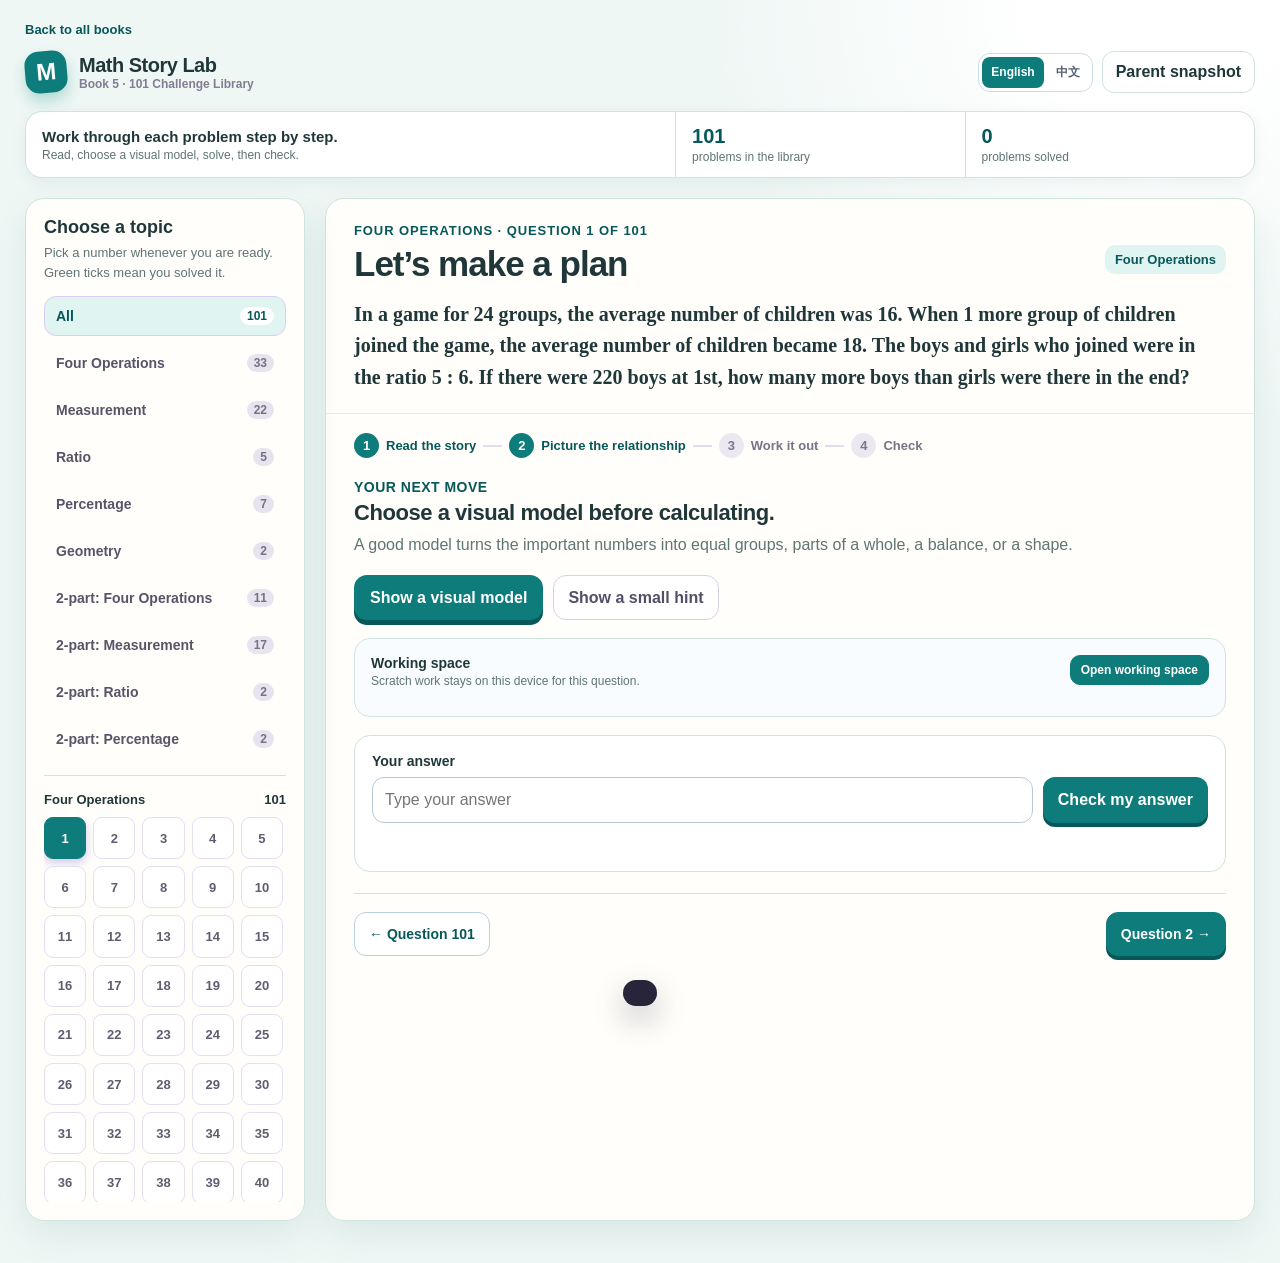
<file: practice/book-5/index.html>
<!doctype html>
<html lang="en">
<head>
  <meta charset="UTF-8" />
  <meta name="viewport" content="width=device-width, initial-scale=1" />
  <meta name="theme-color" content="#0f7c7c" />
  <title>Math Story Lab · Book 5 Practice</title>
  <link rel="icon" href="/favicon.svg" type="image/svg+xml">
  <link rel="stylesheet" href="../recovered-ui.css">
  <script src="../scratchpad.js" defer></script>
  <style>
    :root{--ink:#20373a;--muted:#5f7475;--paper:#fffefa;--canvas:#eff7f5;--violet:#0f7c7c;--violet-dark:#07585a;--soft:#e0f4f1;--mint:#d8f0e1;--blue:#dceff4;--peach:#ffe3d0;--yellow:#fff0b0;--border:#cfe4df;--shadow:0 14px 38px #175d5018;--r:19px}
    *{box-sizing:border-box} body{margin:0;background:radial-gradient(circle at 90% 0%,#fff 0 7%,transparent 26%),var(--canvas);color:var(--ink);font-family:ui-rounded,"SF Pro Rounded","Avenir Next","Trebuchet MS",sans-serif}
    button,input{font:inherit} button{cursor:pointer}.app{max-width:1420px;margin:auto;padding:20px 25px 42px}.collection-back{display:inline-block;margin:0 0 14px;color:#07585a;font-size:13px;font-weight:800;text-decoration:none}.collection-back:hover,.collection-back:focus-visible{text-decoration:underline}.top{display:flex;justify-content:space-between;gap:18px;align-items:center;margin-bottom:18px}.brand{display:flex;align-items:center;gap:12px;font-size:20px;font-weight:900;letter-spacing:-.5px}.brand-mark{display:grid;place-items:center;width:42px;height:42px;border-radius:14px;background:var(--violet);color:white;box-shadow:0 8px 15px #afd9d2;font-size:24px;transform:rotate(-5deg)}.brand small{display:block;color:#817d92;font-size:12px;letter-spacing:0;font-weight:700}.top-right{display:flex;gap:9px;align-items:center}.level{border-radius:12px;background:#fff0cf;color:#7b5916;font-size:13px;font-weight:900;padding:9px 11px}.quiet{border:1px solid var(--border);background:white;color:var(--ink);border-radius:12px;min-height:42px;padding:8px 13px;font-weight:800}.quiet:hover{border-color:#c8bbe8;background:var(--soft)}
    .summary{display:grid;grid-template-columns:1.8fr .8fr .8fr;gap:1px;border:1px solid var(--border);overflow:hidden;border-radius:17px;background:var(--border);box-shadow:0 4px 15px #126a5c12}.summary>div{background:white;padding:13px 16px}.summary .intro{display:flex;align-items:center;gap:12px}.summary .intro b{font-size:15px}.summary .intro span,.metric span{display:block;color:var(--muted);font-size:12px;margin-top:2px}.metric b{font-size:20px;color:var(--violet-dark)}
    .shell{display:grid;grid-template-columns:280px minmax(480px,1fr);gap:20px;margin-top:20px}.panel{background:var(--paper);border:1px solid var(--border);border-radius:var(--r);box-shadow:var(--shadow)}.library{padding:18px;align-self:start;position:sticky;top:16px}.library h2{font-size:18px;margin:0 0 5px}.library p{margin:0 0 14px;font-size:13px;color:var(--muted);line-height:1.5}.topic-list{display:grid;gap:7px}.topic{border:1px solid transparent;border-radius:12px;padding:10px 11px;text-align:left;background:transparent;color:#575467;font-size:14px;font-weight:800;display:flex;align-items:center;justify-content:space-between}.topic:hover,.topic.active{background:var(--soft);border-color:#d8cdf6;color:var(--violet-dark)}.topic span{font-size:12px;background:#e8e4ef;border-radius:99px;padding:2px 7px;color:#777182}.topic.active span{background:white;color:var(--violet-dark)}.divider{height:1px;background:var(--border);margin:16px 0}.picker-head{display:flex;justify-content:space-between;align-items:center;margin-bottom:10px;font-size:13px;font-weight:900}.question-grid{display:grid;grid-template-columns:repeat(5,minmax(0,1fr));gap:7px;max-height:385px;overflow-y:auto;overflow-x:hidden;padding-right:3px}.q-number{aspect-ratio:1;border:1px solid #e3def0;background:white;border-radius:9px;color:#605d70;font-size:13px;font-weight:900}.q-number:hover{border-color:#b8a5e9;color:var(--violet-dark);transform:translateY(-1px)}.q-number.active{background:var(--violet);border-color:var(--violet);color:#fff;box-shadow:0 4px 10px #9b87d970}.q-number.done::after{content:'·';color:#17955d;font-size:15px;margin-left:1px}.q-number.active.done::after{color:#fff}.open-q4{width:100%;margin-top:15px;border:0;border-radius:12px;background:#f2fbff;color:#2f6f98;padding:11px;font-size:13px;font-weight:900}.open-q4:hover{background:#e3f5ff}
    .lesson{overflow:hidden;min-height:690px}.lesson-top{padding:24px 28px 20px;border-bottom:1px solid #ece8f2}.breadcrumb{font-size:13px;color:var(--violet-dark);font-weight:900;text-transform:uppercase;letter-spacing:.07em}.lesson-title{display:flex;justify-content:space-between;align-items:start;gap:16px;margin-top:7px}.lesson h1{margin:0;font-size:clamp(25px,3vw,35px);letter-spacing:-1px;line-height:1.1}.topic-pill{white-space:nowrap;background:var(--soft);color:var(--violet-dark);font-size:13px;font-weight:900;padding:7px 10px;border-radius:10px}.question{font-family:Georgia,"Times New Roman",serif;font-size:20px;line-height:1.58;font-weight:600;margin:15px 0 0;max-width:950px}.question mark{background:var(--yellow);border-radius:4px;padding:0 2px}.learning-path{padding:19px 28px 0;display:flex;gap:7px;align-items:center;overflow:auto}.path-step{display:flex;align-items:center;gap:7px;white-space:nowrap;color:#777486;font-size:13px;font-weight:850}.path-step i{width:25px;height:25px;border-radius:50%;display:grid;place-items:center;background:#ece8f2;color:#7b7789;font-style:normal}.path-step.active{color:var(--violet-dark)}.path-step.active i{background:var(--violet);color:#fff}.path-line{height:2px;min-width:19px;background:#e2ddeb}.work{padding:21px 28px 26px}.prompt-label{font-size:14px;font-weight:900;color:var(--violet-dark);letter-spacing:.035em}.work h2{font-size:22px;margin:5px 0 7px;letter-spacing:-.45px}.work .lead{color:var(--muted);margin:0;line-height:1.55}.action-row{display:flex;gap:10px;flex-wrap:wrap;margin:17px 0}.main-btn{border:0;border-radius:13px;background:var(--violet);color:white;padding:11px 16px;min-height:45px;font-weight:900;box-shadow:0 5px 0 var(--violet-dark);transition:.14s}.main-btn:hover{filter:brightness(1.07)}.main-btn:active{transform:translateY(3px);box-shadow:0 2px 0 var(--violet-dark)}.soft-btn{border:1px solid #d8d1e6;background:white;color:#544e66;border-radius:13px;min-height:45px;padding:10px 14px;font-weight:850}.soft-btn:hover{background:var(--soft);border-color:#bdafe3}
    .model{display:none;position:relative;overflow:hidden;border:1px solid #e4def0;border-radius:18px;background:#fbfaff;padding:21px;margin-top:4px}.model.show{display:block;animation:rise .42s both}.model-head{display:flex;justify-content:space-between;gap:10px;align-items:center}.model h3{margin:0;font-size:16px}.model-note{font-size:12px;color:var(--muted);font-weight:750}.answer-visual{margin:16px 0 8px;padding:12px;border:1px solid #c9dff2;border-radius:14px;background:#fff}.answer-visual svg{display:block;width:100%;height:auto;max-height:360px}.answer-visual figcaption{margin-top:10px;color:var(--muted);font-size:13px;line-height:1.45}.model-art{min-height:188px;display:grid;place-items:center;margin:15px 0 6px}.bars{width:min(690px,100%);display:grid;gap:17px}.bar-row{display:grid;grid-template-columns:110px 1fr;gap:10px;align-items:center;font-size:14px;font-weight:900}.blocks{display:flex;gap:3px;min-height:38px;align-items:center}.block{height:38px;width:clamp(34px,6.5vw,61px);border-radius:8px;background:#9acee9;border:2px solid #4b9bc6;transform:scale(.2);opacity:0;animation:pop .35s forwards}.block.peach{background:#ffb085;border-color:#ed8258}.block.mint{background:#99d5ae;border-color:#55a575}.block:nth-child(2){animation-delay:.09s}.block:nth-child(3){animation-delay:.18s}.block:nth-child(4){animation-delay:.27s}.block:nth-child(5){animation-delay:.36s}.block:nth-child(6){animation-delay:.45s}.fraction-visual{width:min(650px,100%)}.whole-bar{display:flex;border:2px solid #607eae;border-radius:11px;overflow:hidden;height:59px}.frac-part{flex:1;background:#b3d9f1;border-right:2px solid #607eae;display:grid;place-items:center;color:#285d80;font-weight:900;animation:slide .42s both}.frac-part:last-child{border:0}.fraction-label{display:flex;justify-content:space-between;margin:9px 2px;color:#52637a;font-size:13px;font-weight:800}.coins{display:flex;gap:13px;align-items:end;justify-content:center;flex-wrap:wrap}.coin-stack{display:grid;grid-template-columns:repeat(4,32px);gap:5px;padding:15px;border-radius:14px;background:#eef9ff;border:1px solid #cce8fa}.coin{width:31px;height:31px;border-radius:50%;background:#ffd96a;border:2px solid #dea832;animation:pop .34s forwards;transform:scale(.2);opacity:0}.coin:nth-child(2){animation-delay:.06s}
    .worked-solution{margin:20px 0;border:1px solid var(--border);border-radius:17px;background:#f7fcfb;padding:17px;animation:rise .35s both}.worked-solution-head{display:flex;justify-content:space-between;gap:12px;align-items:flex-start}.worked-solution-head b{display:block;font-size:15px;color:var(--violet-dark)}.worked-solution-head span{display:block;margin-top:3px;color:var(--muted);font-size:13px;line-height:1.45}.solution-strategy,.solution-answer{margin-top:14px;padding:12px 13px;border-radius:12px;line-height:1.5}.solution-strategy{background:#e9f6f3;color:#174b4d}.solution-answer{background:#fff7d8;color:#674f13}.solution-steps{display:grid;gap:9px;margin-top:12px}.solution-step{display:grid;gap:3px;padding:12px 13px;border:1px solid var(--border);border-radius:12px;background:white;animation:rise .3s both}.solution-step b{color:var(--violet-dark)}.solution-step span{line-height:1.5}.solution-action{display:flex;gap:9px;flex-wrap:wrap;margin-top:15px}
    .toast{position:fixed;left:50%;bottom:24px;z-index:40;transform:translate(-50%,130px);background:#28243a;color:#fff;border-radius:14px;padding:13px 17px;font-size:14px;font-weight:800;box-shadow:0 13px 30px #2a213b44;transition:transform .32s}.toast.show{transform:translate(-50%,0)}.confetti{pointer-events:none;position:fixed;inset:0;overflow:hidden;z-index:35}.confetti i{position:absolute;width:9px;height:14px;border-radius:3px;animation:fall 1.7s ease-in forwards}.sheet{display:none;position:fixed;inset:0;z-index:50;background:#30234f66;align-items:center;justify-content:center;padding:20px}.sheet.open{display:flex}.report{width:min(560px,100%);border-radius:23px;background:var(--paper);padding:25px;box-shadow:0 20px 55px #251a4580}.report-head{display:flex;justify-content:space-between;align-items:start}.report h2{margin:3px 0 0}.close{border:0;background:none;color:#706b80;font-size:26px}.report-stats{display:grid;grid-template-columns:repeat(3,1fr);gap:10px;margin:20px 0}.report-stat{background:#f0edfb;padding:14px 8px;border-radius:14px;text-align:center}.report-stat b{display:block;font-size:21px;color:var(--violet-dark)}.report-stat span{font-size:12px;color:var(--muted)}.report ul{padding-left:20px;color:#4f4b60;line-height:1.7;font-size:14px}
    .loading{display:grid;place-items:center;min-height:500px;color:var(--muted);font-weight:800}.loading::before{content:'';width:36px;height:36px;border-radius:50%;border:4px solid #e4ddf5;border-top-color:var(--violet);animation:spin .9s linear infinite;margin-bottom:12px}
.model-kicker{display:block;color:var(--violet-dark);font-size:11px;font-weight:900;letter-spacing:.08em;margin-bottom:3px}.model-values{display:flex;align-items:center;gap:7px;flex-wrap:wrap;margin:15px 0 0;color:var(--muted);font-size:12px;font-weight:800}.model-value{display:inline-flex;align-items:center;min-height:28px;padding:4px 9px;border-radius:999px;background:#fff;border:1px solid var(--border);color:var(--violet-dark);font-weight:900}.relation-cards{width:min(760px,100%);display:flex;align-items:stretch;justify-content:center;gap:9px;flex-wrap:wrap}.story-card{min-width:130px;flex:1;padding:14px 12px;border-radius:14px;background:#eef5ff;border:1px solid #c9dff2;text-align:center;display:grid;gap:4px}.story-card span,.story-card small{font-size:12px;color:#526172;font-weight:750}.story-card strong{font-size:22px;color:#285d80;overflow-wrap:anywhere}.tone-1{background:#fff0e8;border-color:#f0c4ae}.tone-1 strong{color:#a65531}.tone-2{background:#eaf7ef;border-color:#baddc6}.tone-2 strong{color:#28724b}.target-card{background:var(--soft);border-color:var(--border)}.target-card strong{color:var(--violet-dark);font-size:16px}.story-arrow{align-self:center;color:var(--violet-dark);font-size:24px;font-weight:900}.ratio-map{width:min(700px,100%);display:grid;gap:12px}.unit-row{display:grid;grid-template-columns:116px 1fr;gap:10px;align-items:center;font-size:13px;font-weight:900}.unit-row span{display:grid;gap:3px}.unit-row b{font-size:12px;color:var(--muted)}.unit-track{display:flex;gap:4px;min-height:35px}.unit-piece{flex:1;max-width:52px;min-width:18px;border-radius:7px;background:#9acee9;border:2px solid #4b9bc6}.peach-unit{background:#ffb085;border-color:#ed8258}.model-subline{margin-top:12px;color:#526172;font-size:13px;font-weight:750;text-align:center}.fraction-map{width:min(650px,100%)}.fraction-readout{margin-bottom:9px;color:var(--violet-dark);font-size:18px;font-weight:900}.fraction-readout span{font-size:13px;color:var(--muted)}.focus-part{background:#99d5ae;color:#185d37}.balance-map{width:min(650px,100%);display:grid;grid-template-columns:1fr 80px 1fr;align-items:end;gap:10px}.balance-side{padding:15px 10px;border-radius:14px;text-align:center;background:#eef5ff;border:1px solid #c9dff2}.balance-side span{display:block;font-size:12px;font-weight:800;color:var(--muted)}.balance-side strong{font-size:21px;color:#285d80}.unknown-side{background:#fff0e8;border-color:#f0c4ae}.unknown-side strong{color:#a65531}.balance-beam{height:7px;border-radius:99px;background:var(--violet)}.shape-map{position:relative;width:min(590px,100%);padding-top:28px;padding-right:55px}.shape-label{position:absolute;color:#42739d;font-size:12px;font-weight:900}.top-label{top:3px;left:42%}.side-label{right:0;top:50%}.shape-map .geometry{width:100%}.model-caption{margin:7px 0 0;color:var(--muted);font-size:13px;line-height:1.45}.model-caption strong{color:var(--violet-dark)}
    @keyframes pop{to{transform:scale(1);opacity:1}}@keyframes rise{from{opacity:0;transform:translateY(8px)}to{opacity:1;transform:translateY(0)}}@keyframes slide{from{opacity:0;transform:translateX(-18px)}to{opacity:1;transform:translateX(0)}}@keyframes swing{from{transform:rotate(0)}to{transform:rotate(var(--tilt))}}@keyframes grow{from{transform:scale(.78);opacity:.2}to{transform:scale(1);opacity:1}}@keyframes fall{to{transform:translate(var(--x),104vh) rotate(680deg);opacity:0}}@keyframes spin{to{transform:rotate(360deg)}}
    @media(max-width:950px){.shell{grid-template-columns:1fr}.library{position:static}.question-grid{max-height:190px;grid-template-columns:repeat(7,minmax(0,1fr))}.summary{grid-template-columns:1fr 1fr}.summary .intro{grid-column:1/-1}}@media(max-width:650px){.app{padding:14px}.top{align-items:start}.top-right .level{display:none}.summary{display:none}.lesson-top,.work{padding-left:18px;padding-right:18px}.learning-path{padding-left:18px;padding-right:18px}.question{font-size:18px}.lesson-title{display:block}.topic-pill{display:inline-block;margin-top:10px}.bar-row{grid-template-columns:76px 1fr}.blocks{gap:2px}.block{height:33px;min-width:26px}.geometry{height:150px}.question-grid{grid-template-columns:repeat(7,1fr)}.top-right .quiet{font-size:12px;padding:8px}.answer-line input{min-width:100%}}
    @media(prefers-reduced-motion:reduce){*,*::before,*::after{animation-duration:.01ms!important;animation-iteration-count:1!important;transition-duration:.01ms!important}}
  </style>
</head>
<body>
  <main class="app">
    <a class="collection-back" href="../../index.html">Back to all books</a>
    <header class="top"><div class="brand"><div class="brand-mark">M</div><div>Math Story Lab<small>Book 5 · 101 Challenge Library</small></div></div><div class="top-right"><div class="language-switch" role="group" aria-label="Language"><button type="button" data-language="en" aria-pressed="true">English</button><button type="button" data-language="zh-Hans" aria-pressed="false">中文</button></div><button class="quiet" id="parentButton">Parent snapshot</button></div></header>
    <section class="summary" aria-label="Learning library overview"><div class="intro"><div><b>Work through each problem step by step.</b><span>Read, choose a visual model, solve, then check.</span></div></div><div class="metric"><b id="totalProblems">101</b><span>problems in the library</span></div><div class="metric"><b id="solvedCount">0</b><span>problems solved</span></div></section>
    <div class="shell"><aside class="library panel"><h2>Choose a topic</h2><p>Pick a number whenever you are ready. Green ticks mean you solved it.</p><nav id="topics" class="topic-list" aria-label="Topics"></nav><div class="divider"></div><div class="picker-head"><span id="pickerName">All problems</span><span id="pickerCount">101</span></div><div id="questionGrid" class="question-grid" aria-label="Problem picker"></div></aside>
      <section class="lesson panel" id="lesson"><div class="loading">Loading the challenge library…</div></section></div>
  </main>
  <div class="confetti" id="confetti" aria-hidden="true"></div><div class="toast" role="status" id="toast"></div>
  <div class="sheet" id="parentSheet" role="dialog" aria-modal="true" aria-labelledby="reportTitle"><div class="report"><div class="report-head"><div><div class="breadcrumb">This practice</div><h2 id="reportTitle">Parent snapshot</h2></div><button class="close" id="closeSheet" aria-label="Close">×</button></div><div class="report-stats"><div class="report-stat"><b id="reportSolved">0</b><span>Solved</span></div><div class="report-stat"><b id="reportAttempted">0</b><span>Attempted</span></div><div class="report-stat"><b id="reportHints">0</b><span>Hints used</span></div></div><div class="parent-gate" id="parentGateLocked" hidden><label for="parentPassword">Parent password</label><div class="gate-line"><input id="parentPassword" type="password" autocomplete="off" placeholder="Enter password" aria-label="Parent password"><button type="button" id="unlockParent">Unlock</button></div><div class="gate-error" id="gateError" hidden>That password is not correct.</div></div><div class="parent-gate" id="parentGateUnlocked" hidden><p class="gate-status">Parent mode is <b>on</b>. Answers show on every question.</p><button type="button" class="quiet" id="exitParent">Exit parent mode</button></div><ul><li>Ask your child to explain the picture before they calculate.</li><li>For a difficult question, use one hint only, then let them try again.</li><li>The library remembers solved questions on this device.</li></ul></div></div>
  <script src="question-bank.js?v=book5-answer-visuals"></script>
  <script src="../../i18n.js"></script>
  <script>
    const I18N=window.MATH_I18N;
    I18N.prepareBank(window.QUESTION_BANK);
    const $=id=>document.getElementById(id);
    const state={activeId:Number(localStorage.getItem('book5MathStoryActive'))||1, topic:'All', solved:new Set(JSON.parse(localStorage.getItem('book5MathStorySolved')||'[]')), attempted:new Set(JSON.parse(localStorage.getItem('book5MathStoryAttempted')||'[]')), hints:Number(localStorage.getItem('book5MathStoryHints')||0), modelOpen:false, hintOpen:false, solutionStages:new Map(), solutionHidden:new Set(), parentMode:localStorage.getItem('book5MathStoryParentMode')==='1'};
    const PARENT_PASSWORD='parent123';
    const BANK=Array.isArray(window.QUESTION_BANK)?window.QUESTION_BANK:[];
    document.addEventListener('click',event=>{if(event.target.id==='modelButton'&&state.modelOpen){event.stopImmediatePropagation();state.modelOpen=false;renderLesson();}},true);
    const topicOrder=['All','Four Operations','Measurement','Ratio','Percentage','Geometry','2-part: Four Operations','2-part: Measurement','2-part: Ratio','2-part: Percentage'];
    function persist(){localStorage.setItem('book5MathStoryActive',state.activeId);localStorage.setItem('book5MathStorySolved',JSON.stringify([...state.solved]));localStorage.setItem('book5MathStoryAttempted',JSON.stringify([...state.attempted]));localStorage.setItem('book5MathStoryHints',String(state.hints));}
    function norm(s){return String(s).toLowerCase().replace(/[^a-z0-9.]/g,'');}
    function answerMatches(given,answer){const g=norm(given),a=norm(answer);if(!g)return false;if(g===a||a.includes(g)||g.includes(a))return true;const gd=(String(given).match(/\d+(?:\.\d+)?/g)||[]).join('|');const ad=(String(answer).match(/\d+(?:\.\d+)?/g)||[]).join('|');return gd.length>0&&gd===ad;}
    function current(){return BANK.find(q=>q.id===state.activeId)||BANK[0]}
    function topicFor(q){return q.topic||'Whole Numbers'}
    function refreshMetrics(){ $('solvedCount').textContent=state.solved.size;$('totalProblems').textContent=BANK.length||101; }
    function renderTopics(){const counts=Object.fromEntries(topicOrder.map(t=>[t,t==='All'?BANK.length:BANK.filter(q=>topicFor(q)===t).length]));$('topics').innerHTML=topicOrder.filter(t=>counts[t]).map(t=>`<button class="topic ${t===state.topic?'active':''}" data-topic="${t}">${t==='All'?I18N.t('topicAll'):I18N.topic(t)}<span>${counts[t]}</span></button>`).join('');$('topics').querySelectorAll('button').forEach(b=>b.onclick=()=>{state.topic=b.dataset.topic;renderTopics();renderGrid()});}
    function visibleQuestions(){return state.topic==='All'?BANK:BANK.filter(q=>topicFor(q)===state.topic)}
    function renderGrid(){const qs=visibleQuestions();$('pickerName').textContent=state.topic==='All'?I18N.t('allProblems'):I18N.topic(state.topic);$('pickerCount').textContent=qs.length;$('questionGrid').innerHTML=qs.map(q=>`<button class="q-number ${q.id===state.activeId?'active':''} ${state.solved.has(q.id)?'done':''}" data-q="${q.id}" aria-label="Open Question ${q.id}">${q.id}</button>`).join('');$('questionGrid').querySelectorAll('button').forEach(b=>b.onclick=()=>{state.activeId=Number(b.dataset.q);state.modelOpen=false;state.hintOpen=false;persist();renderGrid();renderLesson();});}
    function escapeHTML(value){return String(value).replace(/[&<>"']/g,char=>({'&':'&amp;','<':'&lt;','>':'&gt;','"':'&quot;',"'":'&#39;'}[char]))}
    function valuesFrom(q){return [...new Set((q.question.match(/\$?\d+(?:\.\d+)?(?:\s*\/\s*\d+)?%?/g)||[]).map(value=>value.replace(/\s+/g,'')))].slice(0,6)}
    function ratioFrom(q){const match=q.question.match(/(\d+)\s*:\s*(\d+)/);if(!match)return null;const lead=q.question.slice(Math.max(0,(match.index||0)-85),match.index||0);const pair=lead.match(/([A-Za-z]+)\s+and\s+([A-Za-z]+)(?:[^.]{0,28})$/i);return {left:pair?.[1]||I18N.t('ratioLeft'),right:pair?.[2]||I18N.t('ratioRight'),a:Number(match[1]),b:Number(match[2])}}
    function modelPlan(q){const values=valuesFrom(q),ratio=ratioFrom(q),fractions=(q.question.match(/\b\d+\s*\/\s*\d+\b/g)||[]).map(value=>value.replace(/\s+/g,''));const money=(q.question.match(/\$\d+(?:\.\d+)?/g)||[]);const measures=(q.question.match(/\d+(?:\.\d+)?\s*(?:centimetres?|kilometres?|kilograms?|millilitres?|metres?|litres?|grams?|cm|mm|km|kg|ml|m|g|l)(?![²³\w])/gi)||[]);const rawType=q.model||'unit-bar';const type=fractions.length&&rawType==='unit-bar'?'fraction-of-remainder':rawType;const details={"bar-change":['A change story','Place the known values in order before finding what changes.'],"fraction-of-remainder":['Parts of one whole','Keep the whole split into the fraction shown in this question.'],"unit-bar":['Equal groups or a ratio',ratio?`Compare ${ratio.left} and ${ratio.right} in the ratio ${ratio.a} : ${ratio.b}.`:'Compare the values named in this story without changing their units.'],"money-units":['Prices and equal sets',money.length?`Connect the price values ${money.join(', ')} to the groups in the story.`:'Connect each equal group to the money information in the story.'],"mass-bar":['Known and unknown measures','Put the known measure on one side and identify the missing measure.'],geometry:['Shape and measurement',measures.length?`Use the measurements ${measures.join(', ')} on the shape.`:'Mark the known side lengths before choosing a formula.']}[type]||['Story relationship','Use only the information stated in the question.'];return {type,title:details[0],focus:details[1],values,money,measures,fractions,ratio}}
    function valueChips(values){return values.length?values.map(value=>`<span class="model-value">${escapeHTML(value)}</span>`).join(''):'<span class="model-value">Read the quantities in the story</span>'}
    function blocks(count,tone=''){return Array.from({length:Math.max(1,Math.min(8,count))},()=>`<i class="unit-piece ${tone}"></i>`).join('')}
    function safeVisualSvg(svg){const value=String(svg||'');const unsafeTag=/<\/?(?!g\b|rect\b|line\b|path\b|text\b|tspan\b|polyline\b|polygon\b|circle\b|ellipse\b)[a-z][^>]*>/i;return unsafeTag.test(value)||/\son\w+\s*=|\s(?:href|xlink:href|style)\s*=/i.test(value)?'':value;}
    function answerVisualMarkup(q){const visual=q.answerVisual?.[I18N.getLanguage()];if(!visual)return '';const svg=safeVisualSvg(visual.svg);if(!svg)return '';return `<figure class="answer-visual" aria-label="${escapeHTML(visual.alt)}"><svg viewBox="${escapeHTML(visual.viewBox)}" role="img" aria-label="${escapeHTML(visual.alt)}">${svg}</svg><figcaption>${escapeHTML(visual.alt)}</figcaption></figure>`}
    function modelMarkup(q){return `<div class="model ${state.modelOpen?'show':''}" id="model"><div class="model-head"><div><span class="model-kicker">${I18N.t('answerVisualKicker',{id:q.id})}</span><h3>${I18N.t('answerVisualTitle')}</h3></div></div>${answerVisualMarkup(q)}<p class="model-caption">${I18N.t('mapCaption')}</p></div>`;const plan=modelPlan(q);let art='';if(plan.type==='fraction-of-remainder'){const fraction=plan.fractions[0]||'1/4';const denominator=Math.max(2,Math.min(12,Number(fraction.split('/')[1])||4));art=`<div class="fraction-map"><div class="fraction-readout">${escapeHTML(fraction)} <span>of 1 whole</span></div><div class="whole-bar">${Array.from({length:denominator},(_,i)=>`<div class="frac-part ${i===0?'focus-part':''}">${i===0?escapeHTML(fraction):''}</div>`).join('')}</div><div class="fraction-label"><span>${denominator} equal parts</span><span>Find the part or remainder the question asks for</span></div></div>`}else if(plan.type==='money-units'){const money=plan.money.length?plan.money:plan.values.filter(value=>value.includes('$'));const values=money.length?money:plan.values.slice(0,3);art=`<div class="relation-cards money-map">${values.map((value,index)=>`<div class="story-card tone-${index%3}"><span>Money value ${index+1}</span><strong>${escapeHTML(value)}</strong><small>from this question</small></div>`).join('')}<div class="story-arrow">→</div><div class="story-card target-card"><span>Next step</span><strong>equal sets</strong><small>match each value to its group</small></div></div>`}else if(plan.type==='mass-bar'){const values=plan.measures.length?plan.measures:plan.values.slice(0,3);art=`<div class="balance-map"><div class="balance-side known-side"><span>Known measure</span><strong>${escapeHTML(values[0]||'given')}</strong></div><div class="balance-beam"></div><div class="balance-side unknown-side"><span>Find</span><strong>?</strong></div></div><div class="model-subline">${I18N.t('sublineMassLead')} ${valueChips(values.slice(1))} ${I18N.t('sublineMassTail')}</div>`}else if(plan.type==='geometry'){art=`<div class="shape-map"><div class="geometry"></div></div><div class="model-subline">${plan.measures.length?I18N.t('sublineGeometry',{values:escapeHTML(plan.measures.join(', '))}):I18N.t('sublineGeometryNone')} ${I18N.t('sublineGeometryTail')}</div>`}else if(plan.type==='unit-bar'&&plan.ratio){const ratio=plan.ratio;art=`<div class="ratio-map"><div class="unit-row"><span>${escapeHTML(ratio.left)}<b>${I18N.t('parts',{count:ratio.a})}</b></span><div class="unit-track">${blocks(ratio.a,'blue-unit')}</div></div><div class="unit-row"><span>${escapeHTML(ratio.right)}<b>${I18N.t('parts',{count:ratio.b})}</b></span><div class="unit-track">${blocks(ratio.b,'peach-unit')}</div></div><div class="model-subline">${I18N.t('sublineUnit')}</div></div>`}else{const values=plan.values.slice(0,3);const labels=plan.type==='bar-change'?['Starting value','Compared value','Value to find']:['Known value','Compare with','Question target'];art=`<div class="relation-cards">${labels.map((label,index)=>`<div class="story-card tone-${index}"><span>${label}</span><strong>${escapeHTML(values[index]||'?')}</strong><small>${index===2?'Identify this relationship':'given in the story'}</small></div>${index<2?'<div class="story-arrow">→</div>':''}`).join('')}</div>`}return `<div class="model ${state.modelOpen?'show':''}" id="model"><div class="model-head"><div><span class="model-kicker">QUESTION ${q.id} STORY MAP</span><h3>Story map: ${plan.title}</h3></div><span class="model-note">${escapeHTML(plan.focus)}</span></div><div class="model-values"><span>Key values from this question</span>${valueChips(plan.values)}</div><div class="model-art">${art}</div><p class="model-caption">${I18N.t('mapCaption')}</p></div>`}
    function solutionMarkup(q){const solution=q.solution?.[I18N.getLanguage()];if(!solution)return '';const stage=state.solutionStages.get(q.id)||0;const hidden=stage>0&&state.solutionHidden.has(q.id);const shown=hidden?0:Math.min(stage,solution.steps.length);const answerVisible=!hidden&&stage>solution.steps.length;const advance=hidden?`<button class="soft-btn" id="solutionButton">${I18N.t('resumeGuidedSolution')}</button>`:answerVisible?'':`<button class="soft-btn" id="solutionButton">${stage===0?I18N.t('startGuidedSolution'):shown<solution.steps.length?I18N.t('nextSolutionStep'):I18N.t('showSolutionAnswer')}</button>`;const hide=stage>0&&!hidden?`<button class="soft-btn" id="hideSolution">${I18N.t('hideGuidedSolution')}</button>`:'';const action=`${advance}${hide}`;return `<section class="worked-solution" id="workedSolution" aria-label="${I18N.t('solutionHelp')}"><div class="worked-solution-head"><div><b>${I18N.t('solutionHelp')}</b><span>${I18N.t('solutionLead')}</span></div></div>${shown?`<div class="solution-strategy"><b>${I18N.t('solutionStrategy')}:</b> ${escapeHTML(solution.strategy)}</div><div class="solution-steps">${solution.steps.slice(0,shown).map(step=>`<article class="solution-step"><b>${escapeHTML(step.title)}</b><span>${escapeHTML(step.text)}</span></article>`).join('')}</div>`:''}${answerVisible?`<div class="solution-answer"><b>${I18N.t('solutionAnswer')}:</b> ${escapeHTML(solution.answerCheck)}</div>`:''}<div class="solution-action">${action}</div></section>`;}
    function renderLesson(){const q=current();if(!q){$('lesson').innerHTML='<div class="loading">The question bank could not be found.</div>';return}const topic=topicFor(q);const nextId=q.id===BANK.length?1:q.id+1;const prevId=q.id===1?BANK.length:q.id-1;$('lesson').innerHTML=`<header class="lesson-top"><div class="breadcrumb">${topic} · Question ${q.id} of ${BANK.length}</div><div class="lesson-title"><h1>Let’s make a plan</h1><span class="topic-pill">${topic}</span></div><p class="question">${q.question}</p></header><div class="learning-path"><span class="path-step active"><i>1</i>Read the story</span><span class="path-line"></span><span class="path-step active"><i>2</i>Picture the relationship</span><span class="path-line"></span><span class="path-step"><i>3</i>Work it out</span><span class="path-line"></span><span class="path-step"><i>4</i>Check</span></div><div class="work"><div class="prompt-label">YOUR NEXT MOVE</div><h2>Choose a visual model before calculating.</h2><p class="lead">A good model turns the important numbers into equal groups, parts of a whole, a balance, or a shape.</p><div class="action-row"><button class="main-btn" id="modelButton">${state.modelOpen?'Replay the model':'Show a visual model'}</button><button class="soft-btn" id="hintButton">${state.hintOpen?'Hide hint':'Show a small hint'}</button></div>${modelMarkup(q)}<div class="hint-box ${state.hintOpen?'show':''}" id="hintBox">Hint: ${q.hint||'Underline what is known, circle what you need to find, and draw equal parts before writing a number sentence.'}</div>${state.parentMode?solutionMarkup(q):''}<div class="scratchpad-area"><div class="scratchpad-head"><div><b>Working space</b><span>Scratch work stays on this device for this question.</span></div><button type="button" class="scratchpad-toggle" id="scratchpadToggle" data-scratchpad-toggle aria-expanded="false" aria-controls="scratchpadContent">Open working space</button><button type="button" class="clear-scratchpad" id="clearScratchpad" data-clear-scratchpad>Clear working</button></div><div class="scratchpad-content" id="scratchpadContent" hidden><textarea id="scratchpad" data-scratch-key="book5MathStoryScratchpad" data-question-id="${q.id}" rows="6" spellcheck="false" aria-label="Working space for Question ${q.id}" placeholder="Type calculations, notes, or an equation here."></textarea></div></div><div class="answer-area"><label for="answer">Your answer</label><div class="answer-line"><input id="answer" type="text" autocomplete="off" placeholder="Type your answer" aria-label="Your answer for Question ${q.id}"><button class="main-btn" id="checkButton">Check my answer</button></div><div class="feedback" id="feedback"></div>${state.parentMode?`<div class="parent-answer">Parent view — Answer: ${q.answer}</div>`:''}</div><div class="bottom-nav"><button id="previous">← Question ${prevId}</button><button class="advance" id="next">Question ${nextId} →</button></div></div>`;$('modelButton').onclick=()=>{state.modelOpen=true;renderLesson();toast('Watch how equal-sized parts make the relationship easier to see.');};$('hintButton').onclick=()=>{if(!state.hintOpen){state.hints++;persist();refreshMetrics()}state.hintOpen=!state.hintOpen;renderLesson();};$('solutionButton')?.addEventListener('click',()=>{if(state.solutionHidden.has(q.id)){state.solutionHidden.delete(q.id);renderLesson();return}const solution=q.solution?.[I18N.getLanguage()];if(!solution)return;const stage=state.solutionStages.get(q.id)||0;state.solutionStages.set(q.id,Math.min(stage+1,solution.steps.length+1));renderLesson();});$('hideSolution')?.addEventListener('click',()=>{state.solutionHidden.add(q.id);renderLesson();});$('checkButton').onclick=checkAnswer;$('previous').onclick=()=>go(prevId);$('next').onclick=()=>go(nextId);}
    function go(id){state.activeId=id;state.modelOpen=false;state.hintOpen=false;persist();renderGrid();renderLesson();window.scrollTo({top:0,behavior:'smooth'});}
    function checkAnswer(){const q=current(),input=$('answer'),feedback=$('feedback');state.attempted.add(q.id);if(answerMatches(input.value,q.answer)){state.solved.add(q.id);feedback.className='feedback show good';feedback.innerHTML='Great work! Your answer checks out. Can you explain how your model helped you?';confetti();toast(`Question ${q.id} solved!`)}else{feedback.className='feedback show nope';feedback.innerHTML='Not quite yet. Try the visual model or one small hint, then check which number the question is asking for.'}persist();refreshMetrics();renderGrid();}
    function toast(text){const el=$('toast');el.textContent=text;el.classList.add('show');setTimeout(()=>el.classList.remove('show'),2300)}function confetti(){const box=$('confetti'),colors=['#6e54c8','#ffae7e','#5aaeda','#62bd87','#ffda55'];for(let i=0;i<36;i++){const e=document.createElement('i');e.style.left=(30+Math.random()*42)+'vw';e.style.top='-18px';e.style.background=colors[i%colors.length];e.style.setProperty('--x',(-250+Math.random()*500)+'px');e.style.animationDelay=(Math.random()*.22)+'s';box.append(e);setTimeout(()=>e.remove(),2000)}}
    function renderParentGate(){const locked=!state.parentMode;$('parentGateLocked').hidden=!locked;$('parentGateUnlocked').hidden=locked;if(locked){$('parentPassword').value='';$('gateError').hidden=true;}}
    function unlockParent(){if($('parentPassword').value===PARENT_PASSWORD){state.parentMode=true;localStorage.setItem('book5MathStoryParentMode','1');renderParentGate();renderLesson();}else{$('gateError').hidden=false;}}
    $('parentButton').onclick=()=>{ $('reportSolved').textContent=state.solved.size;$('reportAttempted').textContent=state.attempted.size;$('reportHints').textContent=state.hints;renderParentGate();$('parentSheet').classList.add('open')};$('closeSheet').onclick=()=>$('parentSheet').classList.remove('open');$('parentSheet').onclick=e=>{if(e.target===$('parentSheet'))$('parentSheet').classList.remove('open')};
    $('unlockParent').onclick=unlockParent;$('parentPassword').addEventListener('keydown',e=>{if(e.key==='Enter')unlockParent();});
    $('exitParent').onclick=()=>{state.parentMode=false;localStorage.removeItem('book5MathStoryParentMode');renderParentGate();renderLesson();};
    if(BANK.length){if(!BANK.some(q=>q.id===state.activeId))state.activeId=BANK[0].id;renderTopics();renderGrid();renderLesson();refreshMetrics();}else{$('lesson').innerHTML='<div class="loading">The question library is being prepared…</div>'}
    document.title=I18N.t('practiceTitle',{book:5});
    I18N.startPractice(5,BANK);
  </script>
</body>
</html>
</file>
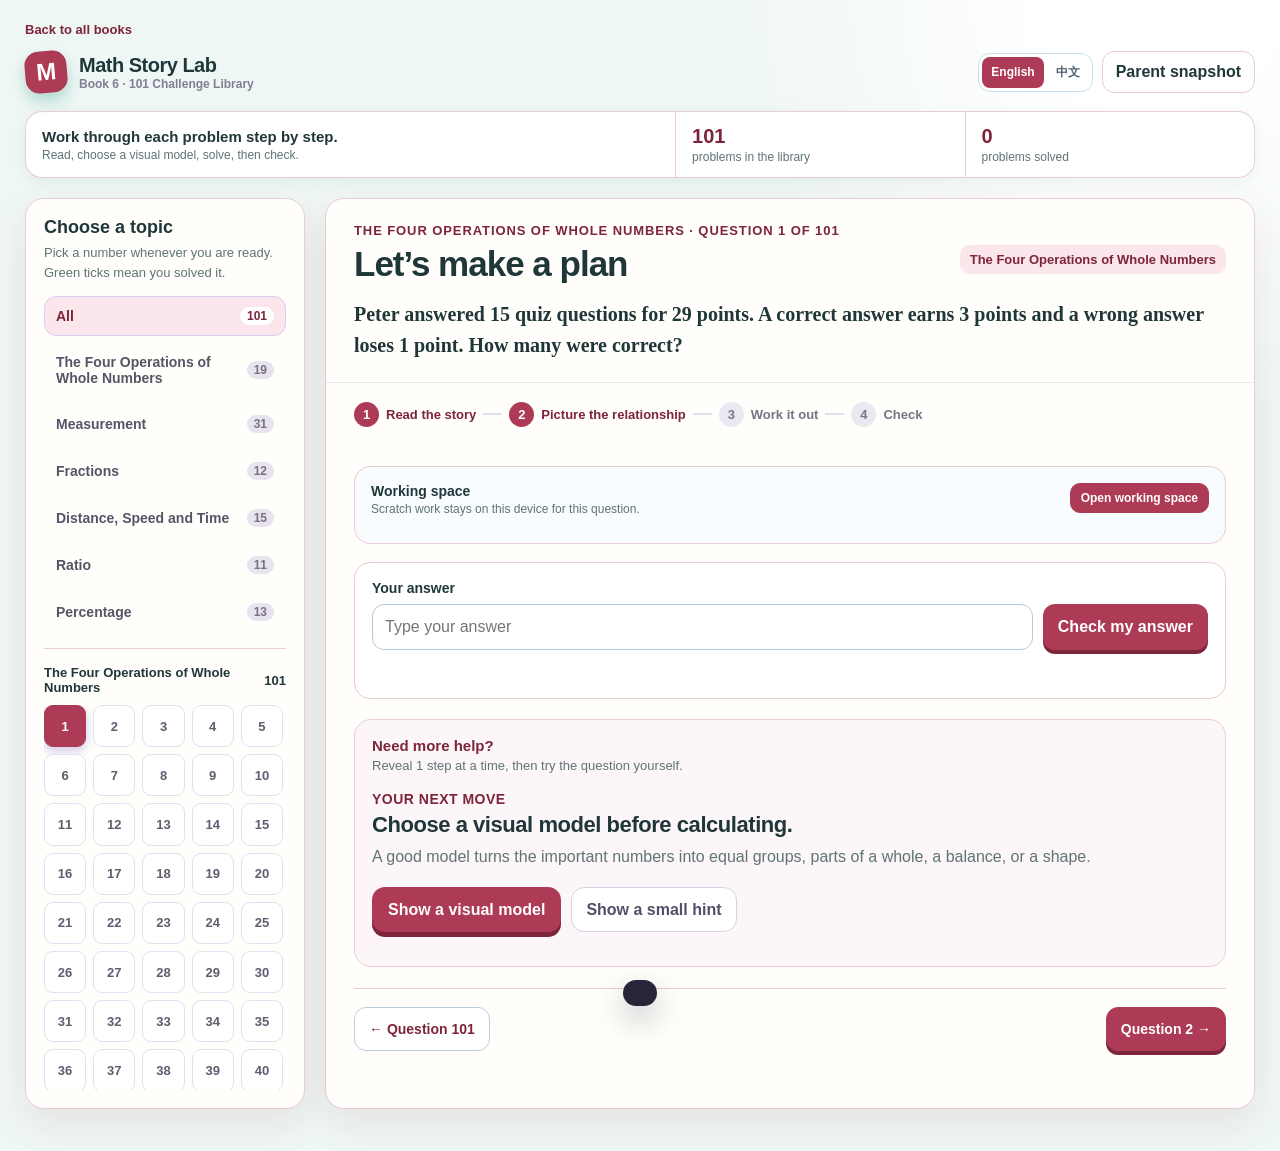
<file: practice/book-6/index.html>
<!doctype html>
<html lang="en">
<head>
  <meta charset="UTF-8" />
  <meta name="viewport" content="width=device-width, initial-scale=1" />
  <meta name="theme-color" content="#ad3b55" />
  <title>Math Story Lab · Book 6 Practice</title>
  <link rel="icon" href="/favicon.svg" type="image/svg+xml">
  <link rel="stylesheet" href="../recovered-ui.css">
  <script src="../scratchpad.js" defer></script>
  <style>
    :root{--ink:#20373a;--muted:#5f7475;--paper:#fffefa;--canvas:#eff7f5;--violet:#ad3b55;--violet-dark:#7d253a;--soft:#fae6eb;--mint:#f5d8e0;--blue:#dceff4;--peach:#fae6eb;--yellow:#fff0b0;--border:#ebcbd4;--shadow:0 14px 38px #7d253a18;--r:19px}
    *{box-sizing:border-box} body{margin:0;background:radial-gradient(circle at 90% 0%,#fff 0 7%,transparent 26%),var(--canvas);color:var(--ink);font-family:ui-rounded,"SF Pro Rounded","Avenir Next","Trebuchet MS",sans-serif}
    button,input{font:inherit} button{cursor:pointer}.app{max-width:1420px;margin:auto;padding:20px 25px 42px}.collection-back{display:inline-block;margin:0 0 14px;color:#7d253a;font-size:13px;font-weight:800;text-decoration:none}.collection-back:hover,.collection-back:focus-visible{text-decoration:underline}.top{display:flex;justify-content:space-between;gap:18px;align-items:center;margin-bottom:18px}.brand{display:flex;align-items:center;gap:12px;font-size:20px;font-weight:900;letter-spacing:-.5px}.brand-mark{display:grid;place-items:center;width:42px;height:42px;border-radius:14px;background:var(--violet);color:white;box-shadow:0 8px 15px #afd9d2;font-size:24px;transform:rotate(-5deg)}.brand small{display:block;color:#817d92;font-size:12px;letter-spacing:0;font-weight:700}.top-right{display:flex;gap:9px;align-items:center}.level{border-radius:12px;background:#fff0cf;color:#7b5916;font-size:13px;font-weight:900;padding:9px 11px}.quiet{border:1px solid var(--border);background:white;color:var(--ink);border-radius:12px;min-height:42px;padding:8px 13px;font-weight:800}.quiet:hover{border-color:#c8bbe8;background:var(--soft)}
    .summary{display:grid;grid-template-columns:1.8fr .8fr .8fr;gap:1px;border:1px solid var(--border);overflow:hidden;border-radius:17px;background:var(--border);box-shadow:0 4px 15px #126a5c12}.summary>div{background:white;padding:13px 16px}.summary .intro{display:flex;align-items:center;gap:12px}.summary .intro b{font-size:15px}.summary .intro span,.metric span{display:block;color:var(--muted);font-size:12px;margin-top:2px}.metric b{font-size:20px;color:var(--violet-dark)}
    .shell{display:grid;grid-template-columns:280px minmax(480px,1fr);gap:20px;margin-top:20px}.panel{background:var(--paper);border:1px solid var(--border);border-radius:var(--r);box-shadow:var(--shadow)}.library{padding:18px;align-self:start;position:sticky;top:16px}.library h2{font-size:18px;margin:0 0 5px}.library p{margin:0 0 14px;font-size:13px;color:var(--muted);line-height:1.5}.topic-list{display:grid;gap:7px}.topic{border:1px solid transparent;border-radius:12px;padding:10px 11px;text-align:left;background:transparent;color:#575467;font-size:14px;font-weight:800;display:flex;align-items:center;justify-content:space-between}.topic:hover,.topic.active{background:var(--soft);border-color:#d8cdf6;color:var(--violet-dark)}.topic span{font-size:12px;background:#e8e4ef;border-radius:99px;padding:2px 7px;color:#777182}.topic.active span{background:white;color:var(--violet-dark)}.divider{height:1px;background:var(--border);margin:16px 0}.picker-head{display:flex;justify-content:space-between;align-items:center;margin-bottom:10px;font-size:13px;font-weight:900}.question-grid{display:grid;grid-template-columns:repeat(5,minmax(0,1fr));gap:7px;max-height:385px;overflow-y:auto;overflow-x:hidden;padding-right:3px}.q-number{aspect-ratio:1;border:1px solid #e3def0;background:white;border-radius:9px;color:#605d70;font-size:13px;font-weight:900}.q-number:hover{border-color:#b8a5e9;color:var(--violet-dark);transform:translateY(-1px)}.q-number.active{background:var(--violet);border-color:var(--violet);color:#fff;box-shadow:0 4px 10px #9b87d970}.q-number.done::after{content:'·';color:#17955d;font-size:15px;margin-left:1px}.q-number.active.done::after{color:#fff}.open-q4{width:100%;margin-top:15px;border:0;border-radius:12px;background:#f2fbff;color:#2f6f98;padding:11px;font-size:13px;font-weight:900}.open-q4:hover{background:#e3f5ff}
    .lesson{overflow:hidden;min-height:690px}.lesson-top{padding:24px 28px 20px;border-bottom:1px solid #ece8f2}.breadcrumb{font-size:13px;color:var(--violet-dark);font-weight:900;text-transform:uppercase;letter-spacing:.07em}.lesson-title{display:flex;justify-content:space-between;align-items:start;gap:16px;margin-top:7px}.lesson h1{margin:0;font-size:clamp(25px,3vw,35px);letter-spacing:-1px;line-height:1.1}.topic-pill{white-space:nowrap;background:var(--soft);color:var(--violet-dark);font-size:13px;font-weight:900;padding:7px 10px;border-radius:10px}.question{font-family:Georgia,"Times New Roman",serif;font-size:20px;line-height:1.58;font-weight:600;margin:15px 0 0;max-width:950px}.question mark{background:var(--yellow);border-radius:4px;padding:0 2px}.learning-path{padding:19px 28px 0;display:flex;gap:7px;align-items:center;overflow:auto}.path-step{display:flex;align-items:center;gap:7px;white-space:nowrap;color:#777486;font-size:13px;font-weight:850}.path-step i{width:25px;height:25px;border-radius:50%;display:grid;place-items:center;background:#ece8f2;color:#7b7789;font-style:normal}.path-step.active{color:var(--violet-dark)}.path-step.active i{background:var(--violet);color:#fff}.path-line{height:2px;min-width:19px;background:#e2ddeb}.work{padding:21px 28px 26px}.prompt-label{font-size:14px;font-weight:900;color:var(--violet-dark);letter-spacing:.035em}.work h2{font-size:22px;margin:5px 0 7px;letter-spacing:-.45px}.work .lead{color:var(--muted);margin:0;line-height:1.55}.action-row{display:flex;gap:10px;flex-wrap:wrap;margin:17px 0}.main-btn{border:0;border-radius:13px;background:var(--violet);color:white;padding:11px 16px;min-height:45px;font-weight:900;box-shadow:0 5px 0 var(--violet-dark);transition:.14s}.main-btn:hover{filter:brightness(1.07)}.main-btn:active{transform:translateY(3px);box-shadow:0 2px 0 var(--violet-dark)}.soft-btn{border:1px solid #d8d1e6;background:white;color:#544e66;border-radius:13px;min-height:45px;padding:10px 14px;font-weight:850}.soft-btn:hover{background:var(--soft);border-color:#bdafe3}
    .model{display:none;position:relative;overflow:hidden;border:1px solid #e4def0;border-radius:18px;background:#fbfaff;padding:21px;margin-top:4px}.model.show{display:block;animation:rise .42s both}.model-head{display:flex;justify-content:space-between;gap:10px;align-items:center}.model h3{margin:0;font-size:16px}.model-note{font-size:12px;color:var(--muted);font-weight:750}.answer-visual{margin:16px 0 8px;padding:12px;border:1px solid #c9dff2;border-radius:14px;background:#fff}.answer-visual svg{display:block;width:100%;height:auto;max-height:360px}.answer-visual figcaption{margin-top:10px;color:var(--muted);font-size:13px;line-height:1.45}.model-art{min-height:188px;display:grid;place-items:center;margin:15px 0 6px}.bars{width:min(690px,100%);display:grid;gap:17px}.bar-row{display:grid;grid-template-columns:110px 1fr;gap:10px;align-items:center;font-size:14px;font-weight:900}.blocks{display:flex;gap:3px;min-height:38px;align-items:center}.block{height:38px;width:clamp(34px,6.5vw,61px);border-radius:8px;background:#9acee9;border:2px solid #4b9bc6;transform:scale(.2);opacity:0;animation:pop .35s forwards}.block.peach{background:#ffb085;border-color:#ed8258}.block.mint{background:#99d5ae;border-color:#55a575}.block:nth-child(2){animation-delay:.09s}.block:nth-child(3){animation-delay:.18s}.block:nth-child(4){animation-delay:.27s}.block:nth-child(5){animation-delay:.36s}.block:nth-child(6){animation-delay:.45s}.fraction-visual{width:min(650px,100%)}.whole-bar{display:flex;border:2px solid #607eae;border-radius:11px;overflow:hidden;height:59px}.frac-part{flex:1;background:#b3d9f1;border-right:2px solid #607eae;display:grid;place-items:center;color:#285d80;font-weight:900;animation:slide .42s both}.frac-part:last-child{border:0}.fraction-label{display:flex;justify-content:space-between;margin:9px 2px;color:#52637a;font-size:13px;font-weight:800}.coins{display:flex;gap:13px;align-items:end;justify-content:center;flex-wrap:wrap}.coin-stack{display:grid;grid-template-columns:repeat(4,32px);gap:5px;padding:15px;border-radius:14px;background:#eef9ff;border:1px solid #cce8fa}.coin{width:31px;height:31px;border-radius:50%;background:#ffd96a;border:2px solid #dea832;animation:pop .34s forwards;transform:scale(.2);opacity:0}.coin:nth-child(2){animation-delay:.06s}
    .learning-support{margin:20px 0;border:1px solid var(--border);border-radius:17px;background:#fdf6f8;padding:17px;animation:rise .35s both}.learning-support .prompt-label{margin-top:15px}.learning-support .worked-solution{margin:16px 0 0;border:0;border-top:1px solid var(--border);border-radius:0;background:transparent;padding:16px 0 0;animation:none}.worked-solution{margin:20px 0;border:1px solid var(--border);border-radius:17px;background:#fdf6f8;padding:17px;animation:rise .35s both}.worked-solution-head{display:flex;justify-content:space-between;gap:12px;align-items:flex-start}.worked-solution-head b{display:block;font-size:15px;color:var(--violet-dark)}.worked-solution-head span{display:block;margin-top:3px;color:var(--muted);font-size:13px;line-height:1.45}.solution-strategy,.solution-answer{margin-top:14px;padding:12px 13px;border-radius:12px;line-height:1.5}.solution-strategy{background:#f9e9ee;color:#6c263a}.solution-answer{background:#fff7d8;color:#674f13}.solution-steps{display:grid;gap:9px;margin-top:12px}.solution-step{display:grid;gap:3px;padding:12px 13px;border:1px solid var(--border);border-radius:12px;background:white;animation:rise .3s both}.solution-step b{color:var(--violet-dark)}.solution-step span{line-height:1.5}.solution-action{display:flex;gap:9px;flex-wrap:wrap;margin-top:15px}
    .toast{position:fixed;left:50%;bottom:24px;z-index:40;transform:translate(-50%,130px);background:#28243a;color:#fff;border-radius:14px;padding:13px 17px;font-size:14px;font-weight:800;box-shadow:0 13px 30px #2a213b44;transition:transform .32s}.toast.show{transform:translate(-50%,0)}.confetti{pointer-events:none;position:fixed;inset:0;overflow:hidden;z-index:35}.confetti i{position:absolute;width:9px;height:14px;border-radius:3px;animation:fall 1.7s ease-in forwards}.sheet{display:none;position:fixed;inset:0;z-index:50;background:#30234f66;align-items:center;justify-content:center;padding:20px}.sheet.open{display:flex}.report{width:min(560px,100%);border-radius:23px;background:var(--paper);padding:25px;box-shadow:0 20px 55px #251a4580}.report-head{display:flex;justify-content:space-between;align-items:start}.report h2{margin:3px 0 0}.close{border:0;background:none;color:#706b80;font-size:26px}.report-stats{display:grid;grid-template-columns:repeat(3,1fr);gap:10px;margin:20px 0}.report-stat{background:#f0edfb;padding:14px 8px;border-radius:14px;text-align:center}.report-stat b{display:block;font-size:21px;color:var(--violet-dark)}.report-stat span{font-size:12px;color:var(--muted)}.report ul{padding-left:20px;color:#4f4b60;line-height:1.7;font-size:14px}
    .loading{display:grid;place-items:center;min-height:500px;color:var(--muted);font-weight:800}.loading::before{content:'';width:36px;height:36px;border-radius:50%;border:4px solid #e4ddf5;border-top-color:var(--violet);animation:spin .9s linear infinite;margin-bottom:12px}
    .model-kicker{display:block;color:var(--violet-dark);font-size:11px;font-weight:900;letter-spacing:.08em;margin-bottom:3px}.model-values{display:flex;align-items:center;gap:7px;flex-wrap:wrap;margin:15px 0 0;color:var(--muted);font-size:12px;font-weight:800}.model-value{display:inline-flex;align-items:center;min-height:28px;padding:4px 9px;border-radius:999px;background:#fff;border:1px solid var(--border);color:var(--violet-dark);font-weight:900}.relation-cards{width:min(760px,100%);display:flex;align-items:stretch;justify-content:center;gap:9px;flex-wrap:wrap}.story-card{min-width:130px;flex:1;padding:14px 12px;border-radius:14px;background:#eef5ff;border:1px solid #c9dff2;text-align:center;display:grid;gap:4px}.story-card span,.story-card small{font-size:12px;color:#526172;font-weight:750}.story-card strong{font-size:22px;color:#285d80;overflow-wrap:anywhere}.tone-1{background:#fff0e8;border-color:#f0c4ae}.tone-1 strong{color:#a65531}.tone-2{background:#eaf7ef;border-color:#baddc6}.tone-2 strong{color:#28724b}.target-card{background:var(--soft);border-color:var(--border)}.target-card strong{color:var(--violet-dark);font-size:16px}.story-arrow{align-self:center;color:var(--violet-dark);font-size:24px;font-weight:900}.ratio-map{width:min(700px,100%);display:grid;gap:12px}.unit-row{display:grid;grid-template-columns:116px 1fr;gap:10px;align-items:center;font-size:13px;font-weight:900}.unit-row span{display:grid;gap:3px}.unit-row b{font-size:12px;color:var(--muted)}.unit-track{display:flex;gap:4px;min-height:35px}.unit-piece{flex:1;max-width:52px;min-width:18px;border-radius:7px;background:#9acee9;border:2px solid #4b9bc6}.peach-unit{background:#ffb085;border-color:#ed8258}.model-subline{margin-top:12px;color:#526172;font-size:13px;font-weight:750;text-align:center}.fraction-map{width:min(650px,100%)}.fraction-readout{margin-bottom:9px;color:var(--violet-dark);font-size:18px;font-weight:900}.fraction-readout span{font-size:13px;color:var(--muted)}.focus-part{background:#99d5ae;color:#185d37}.balance-map{width:min(650px,100%);display:grid;grid-template-columns:1fr 80px 1fr;align-items:end;gap:10px}.balance-side{padding:15px 10px;border-radius:14px;text-align:center;background:#eef5ff;border:1px solid #c9dff2}.balance-side span{display:block;font-size:12px;font-weight:800;color:var(--muted)}.balance-side strong{font-size:21px;color:#285d80}.unknown-side{background:#fff0e8;border-color:#f0c4ae}.unknown-side strong{color:#a65531}.balance-beam{height:7px;border-radius:99px;background:var(--violet)}.shape-map{position:relative;width:min(590px,100%);padding-top:28px;padding-right:55px}.shape-label{position:absolute;color:#42739d;font-size:12px;font-weight:900}.top-label{top:3px;left:42%}.side-label{right:0;top:50%}.shape-map .geometry{width:100%}.model-caption{margin:7px 0 0;color:var(--muted);font-size:13px;line-height:1.45}.model-caption strong{color:var(--violet-dark)}
    @keyframes pop{to{transform:scale(1);opacity:1}}@keyframes rise{from{opacity:0;transform:translateY(8px)}to{opacity:1;transform:translateY(0)}}@keyframes slide{from{opacity:0;transform:translateX(-18px)}to{opacity:1;transform:translateX(0)}}@keyframes swing{from{transform:rotate(0)}to{transform:rotate(var(--tilt))}}@keyframes grow{from{transform:scale(.78);opacity:.2}to{transform:scale(1);opacity:1}}@keyframes fall{to{transform:translate(var(--x),104vh) rotate(680deg);opacity:0}}@keyframes spin{to{transform:rotate(360deg)}}
    @media(max-width:950px){.shell{grid-template-columns:1fr}.library{position:static}.question-grid{max-height:190px;grid-template-columns:repeat(7,minmax(0,1fr))}.summary{grid-template-columns:1fr 1fr}.summary .intro{grid-column:1/-1}}@media(max-width:650px){.app{padding:14px}.top{align-items:start}.top-right .level{display:none}.summary{display:none}.lesson-top,.work{padding-left:18px;padding-right:18px}.learning-path{padding-left:18px;padding-right:18px}.question{font-size:18px}.lesson-title{display:block}.topic-pill{display:inline-block;margin-top:10px}.bar-row{grid-template-columns:76px 1fr}.blocks{gap:2px}.block{height:33px;min-width:26px}.geometry{height:150px}.question-grid{grid-template-columns:repeat(7,1fr)}.top-right .quiet{font-size:12px;padding:8px}.answer-line input{min-width:100%}}
    @media(prefers-reduced-motion:reduce){*,*::before,*::after{animation-duration:.01ms!important;animation-iteration-count:1!important;transition-duration:.01ms!important}}
  </style>
</head>
<body>
  <main class="app">
    <a class="collection-back" href="../../index.html">Back to all books</a>
    <header class="top"><div class="brand"><div class="brand-mark">M</div><div>Math Story Lab<small>Book 6 · 101 Challenge Library</small></div></div><div class="top-right"><div class="language-switch" role="group" aria-label="Language"><button type="button" data-language="en" aria-pressed="true">English</button><button type="button" data-language="zh-Hans" aria-pressed="false">中文</button></div><button class="quiet" id="parentButton">Parent snapshot</button></div></header>
    <section class="summary" aria-label="Learning library overview"><div class="intro"><div><b>Work through each problem step by step.</b><span>Read, choose a visual model, solve, then check.</span></div></div><div class="metric"><b id="totalProblems">101</b><span>problems in the library</span></div><div class="metric"><b id="solvedCount">0</b><span>problems solved</span></div></section>
    <div class="shell"><aside class="library panel"><h2>Choose a topic</h2><p>Pick a number whenever you are ready. Green ticks mean you solved it.</p><nav id="topics" class="topic-list" aria-label="Topics"></nav><div class="divider"></div><div class="picker-head"><span id="pickerName">All problems</span><span id="pickerCount">101</span></div><div id="questionGrid" class="question-grid" aria-label="Problem picker"></div></aside>
      <section class="lesson panel" id="lesson"><div class="loading">Loading the challenge library…</div></section></div>
  </main>
  <div class="confetti" id="confetti" aria-hidden="true"></div><div class="toast" role="status" id="toast"></div>
  <div class="sheet" id="parentSheet" role="dialog" aria-modal="true" aria-labelledby="reportTitle"><div class="report"><div class="report-head"><div><div class="breadcrumb">This practice</div><h2 id="reportTitle">Parent snapshot</h2></div><button class="close" id="closeSheet" aria-label="Close">×</button></div><div class="report-stats"><div class="report-stat"><b id="reportSolved">0</b><span>Solved</span></div><div class="report-stat"><b id="reportAttempted">0</b><span>Attempted</span></div><div class="report-stat"><b id="reportHints">0</b><span>Hints used</span></div></div><div class="parent-gate" id="parentGateLocked" hidden><label for="parentPassword">Parent password</label><div class="gate-line"><input id="parentPassword" type="password" autocomplete="off" placeholder="Enter password" aria-label="Parent password"><button type="button" id="unlockParent">Unlock</button></div><div class="gate-error" id="gateError" hidden>That password is not correct.</div></div><div class="parent-gate" id="parentGateUnlocked" hidden><p class="gate-status">Parent mode is <b>on</b>. Answers show on every question.</p><button type="button" class="quiet" id="exitParent">Exit parent mode</button></div><ul><li>Ask your child to explain the picture before they calculate.</li><li>For a difficult question, use one hint only, then let them try again.</li><li>The library remembers solved questions on this device.</li></ul></div></div>
  <script src="question-bank.js?v=55cba0f"></script>
  <script src="../../i18n.js"></script>
  <script>
    const I18N=window.MATH_I18N;
    I18N.prepareBank(window.QUESTION_BANK);
    const $=id=>document.getElementById(id);
    const state={activeId:Number(localStorage.getItem('book6MathStoryActive'))||1, topic:'All', solved:new Set(JSON.parse(localStorage.getItem('book6MathStorySolved')||'[]')), attempted:new Set(JSON.parse(localStorage.getItem('book6MathStoryAttempted')||'[]')), hints:Number(localStorage.getItem('book6MathStoryHints')||0), modelOpen:false, hintOpen:false, solutionStages:new Map(), solutionHidden:new Set(), parentMode:localStorage.getItem('book6MathStoryParentMode')==='1'};
    const PARENT_PASSWORD='parent123';
    const BANK=Array.isArray(window.QUESTION_BANK)?window.QUESTION_BANK:[];
    document.addEventListener('click',event=>{if(event.target.id==='modelButton'&&state.modelOpen){event.stopImmediatePropagation();state.modelOpen=false;renderLesson();}},true);
    const topicOrder=['All','The Four Operations of Whole Numbers','Measurement','Fractions','Distance, Speed and Time','Ratio','Percentage'];
    function persist(){localStorage.setItem('book6MathStoryActive',state.activeId);localStorage.setItem('book6MathStorySolved',JSON.stringify([...state.solved]));localStorage.setItem('book6MathStoryAttempted',JSON.stringify([...state.attempted]));localStorage.setItem('book6MathStoryHints',String(state.hints));}
    function norm(s){return String(s).toLowerCase().replace(/[^a-z0-9.]/g,'');}
    function answerMatches(given,answer){const g=norm(given),a=norm(answer);if(!g)return false;if(g===a||a.includes(g)||g.includes(a))return true;const gd=(String(given).match(/\d+(?:\.\d+)?/g)||[]).join('|');const ad=(String(answer).match(/\d+(?:\.\d+)?/g)||[]).join('|');return gd.length>0&&gd===ad;}
    function current(){return BANK.find(q=>q.id===state.activeId)||BANK[0]}
    function topicFor(q){return q.topic||'Whole Numbers'}
    function refreshMetrics(){ $('solvedCount').textContent=state.solved.size;$('totalProblems').textContent=BANK.length||101; }
    function renderTopics(){const counts=Object.fromEntries(topicOrder.map(t=>[t,t==='All'?BANK.length:BANK.filter(q=>topicFor(q)===t).length]));$('topics').innerHTML=topicOrder.filter(t=>counts[t]).map(t=>`<button class="topic ${t===state.topic?'active':''}" data-topic="${t}">${t==='All'?I18N.t('topicAll'):I18N.topic(t)}<span>${counts[t]}</span></button>`).join('');$('topics').querySelectorAll('button').forEach(b=>b.onclick=()=>{state.topic=b.dataset.topic;renderTopics();renderGrid()});}
    function visibleQuestions(){return state.topic==='All'?BANK:BANK.filter(q=>topicFor(q)===state.topic)}
    function renderGrid(){const qs=visibleQuestions();$('pickerName').textContent=state.topic==='All'?I18N.t('allProblems'):I18N.topic(state.topic);$('pickerCount').textContent=qs.length;$('questionGrid').innerHTML=qs.map(q=>`<button class="q-number ${q.id===state.activeId?'active':''} ${state.solved.has(q.id)?'done':''}" data-q="${q.id}" aria-label="Open Question ${q.id}">${q.id}</button>`).join('');$('questionGrid').querySelectorAll('button').forEach(b=>b.onclick=()=>{state.activeId=Number(b.dataset.q);state.modelOpen=false;state.hintOpen=false;persist();renderGrid();renderLesson();});}
    function escapeHTML(value){return String(value).replace(/[&<>"']/g,char=>({'&':'&amp;','<':'&lt;','>':'&gt;','"':'&quot;',"'":'&#39;'}[char]))}
    function valuesFrom(q){return [...new Set((q.question.match(/\$?\d+(?:\.\d+)?(?:\s*\/\s*\d+)?%?/g)||[]).map(value=>value.replace(/\s+/g,'')))].slice(0,6)}
    function ratioFrom(q){const match=q.question.match(/(\d+)\s*:\s*(\d+)/);if(!match)return null;const lead=q.question.slice(Math.max(0,(match.index||0)-85),match.index||0);const pair=lead.match(/([A-Za-z]+)\s+and\s+([A-Za-z]+)(?:[^.]{0,28})$/i);return {left:pair?.[1]||I18N.t('ratioLeft'),right:pair?.[2]||I18N.t('ratioRight'),a:Number(match[1]),b:Number(match[2])}}
    function modelPlan(q){const values=valuesFrom(q),ratio=ratioFrom(q),fractions=(q.question.match(/\b\d+\s*\/\s*\d+\b/g)||[]).map(value=>value.replace(/\s+/g,''));const money=(q.question.match(/\$\d+(?:\.\d+)?/g)||[]);const measures=(q.question.match(/\d+(?:\.\d+)?\s*(?:centimetres?|kilometres?|kilograms?|millilitres?|metres?|litres?|grams?|cm|mm|km|kg|ml|m|g|l)(?![²³\w])/gi)||[]);const rawType=q.model||'unit-bar';const type=fractions.length&&rawType==='unit-bar'?'fraction-of-remainder':rawType;const details={"bar-change":['A change story','Place the known values in order before finding what changes.'],"fraction-of-remainder":['Parts of one whole','Keep the whole split into the fraction shown in this question.'],"unit-bar":['Equal groups or a ratio',ratio?`Compare ${ratio.left} and ${ratio.right} in the ratio ${ratio.a} : ${ratio.b}.`:'Compare the values named in this story without changing their units.'],"money-units":['Prices and equal sets',money.length?`Connect the price values ${money.join(', ')} to the groups in the story.`:'Connect each equal group to the money information in the story.'],"mass-bar":['Known and unknown measures','Put the known measure on one side and identify the missing measure.'],geometry:['Shape and measurement',measures.length?`Use the measurements ${measures.join(', ')} on the shape.`:'Mark the known side lengths before choosing a formula.']}[type]||['Story relationship','Use only the information stated in the question.'];return {type,title:details[0],focus:details[1],values,money,measures,fractions,ratio}}
    function valueChips(values){return values.length?values.map(value=>`<span class="model-value">${escapeHTML(value)}</span>`).join(''):'<span class="model-value">Read the quantities in the story</span>'}
    function blocks(count,tone=''){return Array.from({length:Math.max(1,Math.min(8,count))},()=>`<i class="unit-piece ${tone}"></i>`).join('')}
    function safeVisualSvg(svg){const value=String(svg||'');const unsafeTag=/<\/?(?!g\b|rect\b|line\b|path\b|text\b|tspan\b|polyline\b|polygon\b|circle\b|ellipse\b)[a-z][^>]*>/i;return unsafeTag.test(value)||/\son\w+\s*=|\s(?:href|xlink:href|style)\s*=/i.test(value)?'':value;}
    function answerVisualMarkup(q){const visual=q.answerVisual?.[I18N.getLanguage()];if(!visual)return '';const svg=safeVisualSvg(visual.svg);if(!svg)return '';return `<figure class="answer-visual" aria-label="${escapeHTML(visual.alt)}"><svg viewBox="${escapeHTML(visual.viewBox)}" role="img" aria-label="${escapeHTML(visual.alt)}">${svg}</svg><figcaption>${escapeHTML(visual.alt)}</figcaption></figure>`}
    function modelMarkup(q){const plan=modelPlan(q);let art='';if(plan.type==='fraction-of-remainder'){const fraction=plan.fractions[0]||'1/4';const denominator=Math.max(2,Math.min(12,Number(fraction.split('/')[1])||4));art=`<div class="fraction-map"><div class="fraction-readout">${escapeHTML(fraction)} <span>of 1 whole</span></div><div class="whole-bar">${Array.from({length:denominator},(_,i)=>`<div class="frac-part ${i===0?'focus-part':''}">${i===0?escapeHTML(fraction):''}</div>`).join('')}</div><div class="fraction-label"><span>${denominator} equal parts</span><span>Find the part or remainder the question asks for</span></div></div>`}else if(plan.type==='money-units'){const money=plan.money.length?plan.money:plan.values.filter(value=>value.includes('$'));const values=money.length?money:plan.values.slice(0,3);art=`<div class="relation-cards money-map">${values.map((value,index)=>`<div class="story-card tone-${index%3}"><span>Money value ${index+1}</span><strong>${escapeHTML(value)}</strong><small>from this question</small></div>`).join('')}<div class="story-arrow">→</div><div class="story-card target-card"><span>Next step</span><strong>equal sets</strong><small>match each value to its group</small></div></div>`}else if(plan.type==='mass-bar'){const values=plan.measures.length?plan.measures:plan.values.slice(0,3);art=`<div class="balance-map"><div class="balance-side known-side"><span>Known measure</span><strong>${escapeHTML(values[0]||'given')}</strong></div><div class="balance-beam"></div><div class="balance-side unknown-side"><span>Find</span><strong>?</strong></div></div><div class="model-subline">${I18N.t('sublineMassLead')} ${valueChips(values.slice(1))} ${I18N.t('sublineMassTail')}</div>`}else if(plan.type==='geometry'){art=`<div class="shape-map"><div class="geometry"></div></div><div class="model-subline">${plan.measures.length?I18N.t('sublineGeometry',{values:escapeHTML(plan.measures.join(', '))}):I18N.t('sublineGeometryNone')} ${I18N.t('sublineGeometryTail')}</div>`}else if(plan.type==='unit-bar'&&plan.ratio){const ratio=plan.ratio;art=`<div class="ratio-map"><div class="unit-row"><span>${escapeHTML(ratio.left)}<b>${I18N.t('parts',{count:ratio.a})}</b></span><div class="unit-track">${blocks(ratio.a,'blue-unit')}</div></div><div class="unit-row"><span>${escapeHTML(ratio.right)}<b>${I18N.t('parts',{count:ratio.b})}</b></span><div class="unit-track">${blocks(ratio.b,'peach-unit')}</div></div><div class="model-subline">${I18N.t('sublineUnit')}</div></div>`}else{const values=plan.values.slice(0,3);const labels=plan.type==='bar-change'?['Starting value','Compared value','Value to find']:['Known value','Compare with','Question target'];art=`<div class="relation-cards">${labels.map((label,index)=>`<div class="story-card tone-${index}"><span>${label}</span><strong>${escapeHTML(values[index]||'?')}</strong><small>${index===2?'Identify this relationship':'given in the story'}</small></div>${index<2?'<div class="story-arrow">→</div>':''}`).join('')}</div>`}return `<div class="model ${state.modelOpen?'show':''}" id="model"><div class="model-head"><div><span class="model-kicker">${I18N.t('answerVisualKicker',{id:q.id})}</span><h3>${I18N.t('answerVisualTitle')}</h3></div></div>${answerVisualMarkup(q)}<p class="model-caption">${I18N.t('mapCaption')}</p></div>`}
    function solutionMarkup(q){const solution=q.solution?.[I18N.getLanguage()];if(!solution)return '';const stage=state.solutionStages.get(q.id)||0;const hidden=stage>0&&state.solutionHidden.has(q.id);const shown=hidden?0:Math.min(stage,solution.steps.length);const answerVisible=!hidden&&stage>solution.steps.length;const advance=hidden?`<button class="soft-btn" id="solutionButton">${I18N.t('resumeGuidedSolution')}</button>`:answerVisible?'':`<button class="soft-btn" id="solutionButton">${stage===0?I18N.t('startGuidedSolution'):shown<solution.steps.length?I18N.t('nextSolutionStep'):I18N.t('showSolutionAnswer')}</button>`;const hide=stage>0&&!hidden?`<button class="soft-btn" id="hideSolution">${I18N.t('hideGuidedSolution')}</button>`:'';const action=`${advance}${hide}`;return `<section class="worked-solution" id="workedSolution" aria-label="${I18N.t('solutionHelp')}">${shown?`<div class="solution-strategy"><b>${I18N.t('solutionStrategy')}:</b> ${escapeHTML(solution.strategy)}</div><div class="solution-steps">${solution.steps.slice(0,shown).map(step=>`<article class="solution-step"><b>${escapeHTML(step.title)}</b><span>${escapeHTML(step.text)}</span></article>`).join('')}</div>`:''}${answerVisible?`<div class="solution-answer"><b>${I18N.t('solutionAnswer')}:</b> ${escapeHTML(solution.answerCheck)}</div>`:''}<div class="solution-action">${action}</div></section>`;}
    function organizeLearningSupport(){const work=document.querySelector('.work'),answerArea=work?.querySelector('.answer-area'),actionRow=work?.querySelector('.action-row'),modelButton=$('modelButton'),hintButton=$('hintButton');if(!work||!answerArea||!actionRow||!modelButton||!hintButton)return;const support=document.createElement('section');support.id='learningSupport';support.className='learning-support';support.setAttribute('aria-labelledby','supportTitle');support.innerHTML=`<div class="worked-solution-head"><div><b id="supportTitle">${I18N.t('solutionHelp')}</b><span>${I18N.t('solutionLead')}</span></div></div>`;answerArea.after(support);support.append(...[work.querySelector('.prompt-label'),work.querySelector('h2'),work.querySelector('.lead'),actionRow,$('model'),$('hintBox'),$('workedSolution')].filter(Boolean));}
    function renderLesson(){const q=current();if(!q){$('lesson').innerHTML='<div class="loading">The question bank could not be found.</div>';return}const topic=topicFor(q);const nextId=q.id===BANK.length?1:q.id+1;const prevId=q.id===1?BANK.length:q.id-1;$('lesson').innerHTML=`<header class="lesson-top"><div class="breadcrumb">${topic} · Question ${q.id} of ${BANK.length}</div><div class="lesson-title"><h1>Let’s make a plan</h1><span class="topic-pill">${topic}</span></div><p class="question">${q.question}</p></header><div class="learning-path"><span class="path-step active"><i>1</i>Read the story</span><span class="path-line"></span><span class="path-step active"><i>2</i>Picture the relationship</span><span class="path-line"></span><span class="path-step"><i>3</i>Work it out</span><span class="path-line"></span><span class="path-step"><i>4</i>Check</span></div><div class="work"><div class="prompt-label">YOUR NEXT MOVE</div><h2>Choose a visual model before calculating.</h2><p class="lead">A good model turns the important numbers into equal groups, parts of a whole, a balance, or a shape.</p><div class="action-row"><button class="main-btn" id="modelButton">${state.modelOpen?'Replay the model':'Show a visual model'}</button><button class="soft-btn" id="hintButton">${state.hintOpen?'Hide hint':'Show a small hint'}</button></div>${modelMarkup(q)}<div class="hint-box ${state.hintOpen?'show':''}" id="hintBox">Hint: ${q.hint||'Underline what is known, circle what you need to find, and draw equal parts before writing a number sentence.'}</div>${state.parentMode?solutionMarkup(q):''}<div class="scratchpad-area"><div class="scratchpad-head"><div><b>Working space</b><span>Scratch work stays on this device for this question.</span></div><button type="button" class="scratchpad-toggle" id="scratchpadToggle" data-scratchpad-toggle aria-expanded="false" aria-controls="scratchpadContent">Open working space</button><button type="button" class="clear-scratchpad" id="clearScratchpad" data-clear-scratchpad>Clear working</button></div><div class="scratchpad-content" id="scratchpadContent" hidden><textarea id="scratchpad" data-scratch-key="book6MathStoryScratchpad" data-question-id="${q.id}" rows="6" spellcheck="false" aria-label="Working space for Question ${q.id}" placeholder="Type calculations, notes, or an equation here."></textarea></div></div><div class="answer-area"><label for="answer">Your answer</label><div class="answer-line"><input id="answer" type="text" autocomplete="off" placeholder="Type your answer" aria-label="Your answer for Question ${q.id}"><button class="main-btn" id="checkButton">Check my answer</button></div><div class="feedback" id="feedback"></div>${state.parentMode?`<div class="parent-answer">Parent view — Answer: ${q.answer}</div>`:''}</div><div class="bottom-nav"><button id="previous">← Question ${prevId}</button><button class="advance" id="next">Question ${nextId} →</button></div></div>`;organizeLearningSupport();$('modelButton').onclick=()=>{state.modelOpen=true;renderLesson();toast('Watch how equal-sized parts make the relationship easier to see.');};$('hintButton').onclick=()=>{if(!state.hintOpen){state.hints++;persist();refreshMetrics()}state.hintOpen=!state.hintOpen;renderLesson();};$('solutionButton')?.addEventListener('click',()=>{if(state.solutionHidden.has(q.id)){state.solutionHidden.delete(q.id);renderLesson();return}const solution=q.solution?.[I18N.getLanguage()];if(!solution)return;const stage=state.solutionStages.get(q.id)||0;state.solutionStages.set(q.id,Math.min(stage+1,solution.steps.length+1));renderLesson();});$('hideSolution')?.addEventListener('click',()=>{state.solutionHidden.add(q.id);renderLesson();});$('checkButton').onclick=checkAnswer;$('previous').onclick=()=>go(prevId);$('next').onclick=()=>go(nextId);}
    function go(id){state.activeId=id;state.modelOpen=false;state.hintOpen=false;persist();renderGrid();renderLesson();window.scrollTo({top:0,behavior:'smooth'});}
    function checkAnswer(){const q=current(),input=$('answer'),feedback=$('feedback');state.attempted.add(q.id);if(answerMatches(input.value,q.answer)){state.solved.add(q.id);feedback.className='feedback show good';feedback.innerHTML='Great work! Your answer checks out. Can you explain how your model helped you?';confetti();toast(`Question ${q.id} solved!`)}else{feedback.className='feedback show nope';feedback.innerHTML='Not quite yet. Try the visual model or one small hint, then check which number the question is asking for.'}persist();refreshMetrics();renderGrid();}
    function toast(text){const el=$('toast');el.textContent=text;el.classList.add('show');setTimeout(()=>el.classList.remove('show'),2300)}function confetti(){const box=$('confetti'),colors=['#6e54c8','#ffae7e','#5aaeda','#62bd87','#ffda55'];for(let i=0;i<36;i++){const e=document.createElement('i');e.style.left=(30+Math.random()*42)+'vw';e.style.top='-18px';e.style.background=colors[i%colors.length];e.style.setProperty('--x',(-250+Math.random()*500)+'px');e.style.animationDelay=(Math.random()*.22)+'s';box.append(e);setTimeout(()=>e.remove(),2000)}}
    function renderParentGate(){const locked=!state.parentMode;$('parentGateLocked').hidden=!locked;$('parentGateUnlocked').hidden=locked;if(locked){$('parentPassword').value='';$('gateError').hidden=true;}}
    function unlockParent(){if($('parentPassword').value===PARENT_PASSWORD){state.parentMode=true;localStorage.setItem('book6MathStoryParentMode','1');renderParentGate();renderLesson();}else{$('gateError').hidden=false;}}
    $('parentButton').onclick=()=>{ $('reportSolved').textContent=state.solved.size;$('reportAttempted').textContent=state.attempted.size;$('reportHints').textContent=state.hints;renderParentGate();$('parentSheet').classList.add('open')};$('closeSheet').onclick=()=>$('parentSheet').classList.remove('open');$('parentSheet').onclick=e=>{if(e.target===$('parentSheet'))$('parentSheet').classList.remove('open')};
    $('unlockParent').onclick=unlockParent;$('parentPassword').addEventListener('keydown',e=>{if(e.key==='Enter')unlockParent();});
    $('exitParent').onclick=()=>{state.parentMode=false;localStorage.removeItem('book6MathStoryParentMode');renderParentGate();renderLesson();};
    if(BANK.length){if(!BANK.some(q=>q.id===state.activeId))state.activeId=BANK[0].id;renderTopics();renderGrid();renderLesson();refreshMetrics();}else{$('lesson').innerHTML='<div class="loading">The question library is being prepared…</div>'}
    document.title=I18N.t('practiceTitle',{book:6});
    I18N.startPractice(6,BANK);
  </script>
</body>
</html>
</file>
<file: practice/recovered-ui.css>
/* Shared recovery styles for practice pages whose lower UI was missing. */
.hint-box{display:none;margin-top:16px;padding:14px 16px;border:1px solid #f0d98d;border-radius:14px;background:#fff9df;color:#5c4a14;font-size:14px;font-weight:700;line-height:1.55}.hint-box.show{display:block;animation:practice-rise .25s ease-out}.answer-area{margin-top:18px;padding:17px;border:1px solid var(--border);border-radius:16px;background:#fff}.answer-area label{display:block;margin-bottom:8px;color:var(--ink);font-size:14px;font-weight:900}.answer-line{display:flex;align-items:center;gap:10px;flex-wrap:wrap}.answer-line input{flex:1;min-width:210px;min-height:46px;padding:10px 12px;border:1px solid #b7c9d8;border-radius:12px;background:#fff;color:var(--ink);outline:none}.answer-line input:focus{border-color:var(--violet);box-shadow:0 0 0 3px color-mix(in srgb,var(--violet) 18%,transparent)}.answer-line button{min-height:46px;padding:10px 15px;border:0;border-radius:12px;background:var(--violet);box-shadow:0 4px 0 var(--violet-dark);color:#fff;font-weight:900}.answer-line button:hover{filter:brightness(1.06)}.answer-line button:active{transform:translateY(2px);box-shadow:0 2px 0 var(--violet-dark)}.feedback{min-height:21px;margin:10px 0 0;font-size:14px;font-weight:850;line-height:1.45}.feedback.good{color:#16734b}.feedback.bad{color:#a63e3e}.bottom-nav{display:flex;justify-content:space-between;gap:10px;margin-top:21px;padding-top:18px;border-top:1px solid var(--border)}.bottom-nav button{min-height:44px;padding:10px 14px;border:1px solid #b8cfe1;border-radius:12px;background:#fff;color:var(--violet-dark);font-size:14px;font-weight:900}.bottom-nav button:hover:not(:disabled){border-color:var(--violet);background:var(--soft)}.bottom-nav .advance{margin-left:auto;border-color:var(--violet);background:var(--violet);box-shadow:0 4px 0 var(--violet-dark);color:#fff}.bottom-nav .advance:hover:not(:disabled){background:var(--violet);filter:brightness(1.06)}.bottom-nav button:disabled{cursor:not-allowed;opacity:.48}.scratchpad-area{margin-top:18px;padding:16px;border:1px solid var(--border);border-radius:16px;background:#f9fcff}.scratchpad-head{display:flex;align-items:start;justify-content:space-between;gap:12px;margin-bottom:10px}.scratchpad-head b{display:block;font-size:14px}.scratchpad-head span{display:block;margin-top:2px;color:var(--muted);font-size:12px;line-height:1.4}.scratchpad-area textarea{display:block;width:100%;min-height:130px;resize:vertical;padding:12px;border:1px solid #b7c9d8;border-radius:12px;background:#fff;color:var(--ink);font:500 15px/1.5 ui-monospace,"SFMono-Regular",Menlo,monospace;outline:none}.scratchpad-area textarea:focus{border-color:var(--violet);box-shadow:0 0 0 3px color-mix(in srgb,var(--violet) 18%,transparent)}.clear-scratchpad{flex:none;border:1px solid #b8cfe1;border-radius:10px;background:#fff;color:var(--violet-dark);padding:7px 10px;font-size:12px;font-weight:900}.clear-scratchpad:hover{border-color:var(--violet);background:var(--soft)}.scratchpad-toggle{flex:none;border:1px solid var(--violet);border-radius:10px;background:var(--violet);color:#fff;padding:7px 10px;font-size:12px;font-weight:900}.scratchpad-toggle:hover{filter:brightness(1.06)}.scratchpad-area:has(.scratchpad-content[hidden]) .clear-scratchpad{display:none}@media(max-width:550px){.scratchpad-head{align-items:start;flex-direction:column}.clear-scratchpad{width:100%}}@keyframes practice-rise{from{opacity:0;transform:translateY(5px)}to{opacity:1;transform:translateY(0)}}@media(max-width:550px){.answer-line input{min-width:100%}.answer-line button{width:100%}.bottom-nav{flex-direction:column}.bottom-nav button,.bottom-nav .advance{width:100%;margin-left:0}}
.parent-gate{margin-top:14px;padding-top:14px;border-top:1px dashed var(--border)}.parent-gate label{display:block;margin-bottom:6px;font-weight:900;font-size:13px;color:var(--ink)}.gate-line{display:flex;gap:9px;align-items:center;flex-wrap:wrap}.gate-line input{min-height:42px;min-width:160px;padding:8px 12px;border:1px solid #b7c9d8;border-radius:12px;background:#fff;color:var(--ink);outline:none}.gate-line input:focus{border-color:var(--violet);box-shadow:0 0 0 3px color-mix(in srgb,var(--violet) 18%,transparent)}.gate-line button{min-height:42px;padding:8px 14px;border:0;border-radius:12px;background:var(--violet);color:#fff;font-weight:900}.gate-error{margin-top:8px;color:#a63e3e;font-size:13px;font-weight:800}.gate-status{margin:0 0 10px;font-size:14px;font-weight:700;color:var(--ink)}.parent-answer{margin-top:12px;padding:10px 13px;border-radius:12px;border:1px solid #f0d98d;background:#fff9df;color:#5c4a14;font-weight:800;font-size:14px}
</file>
